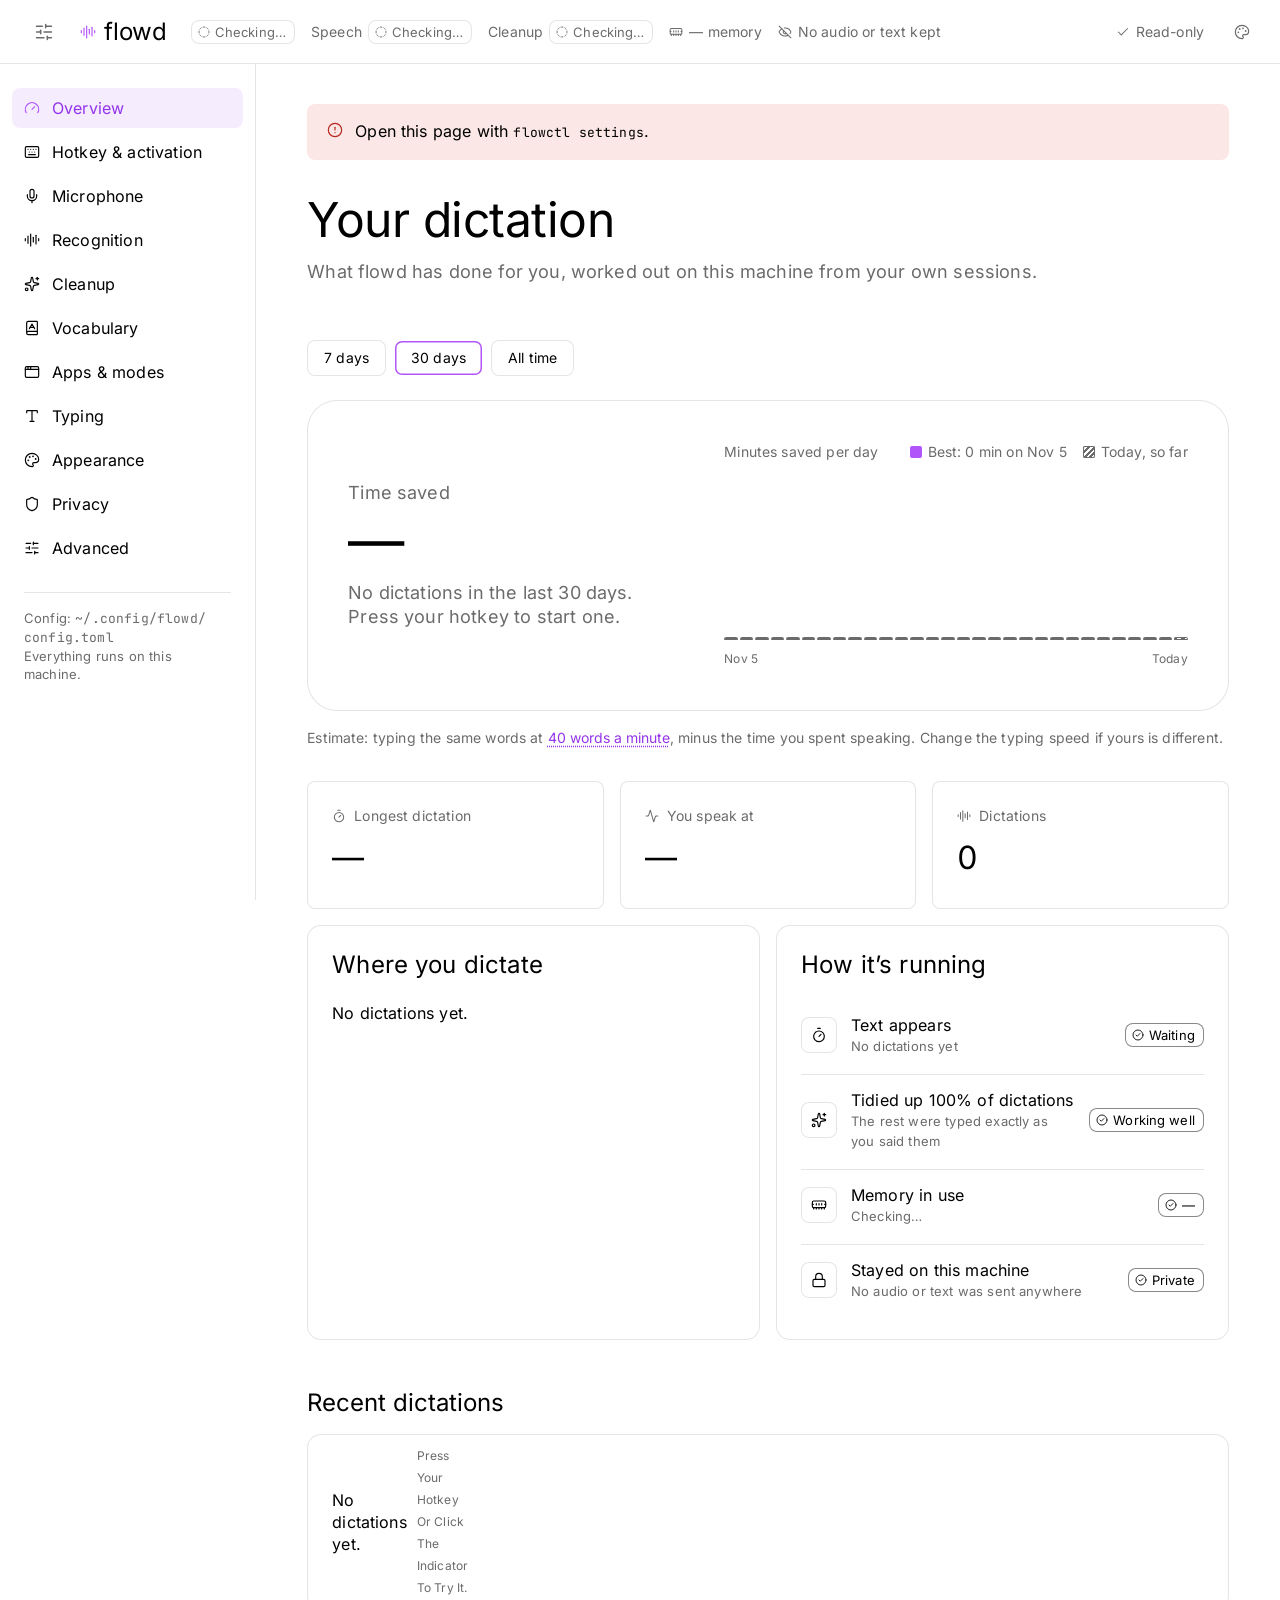
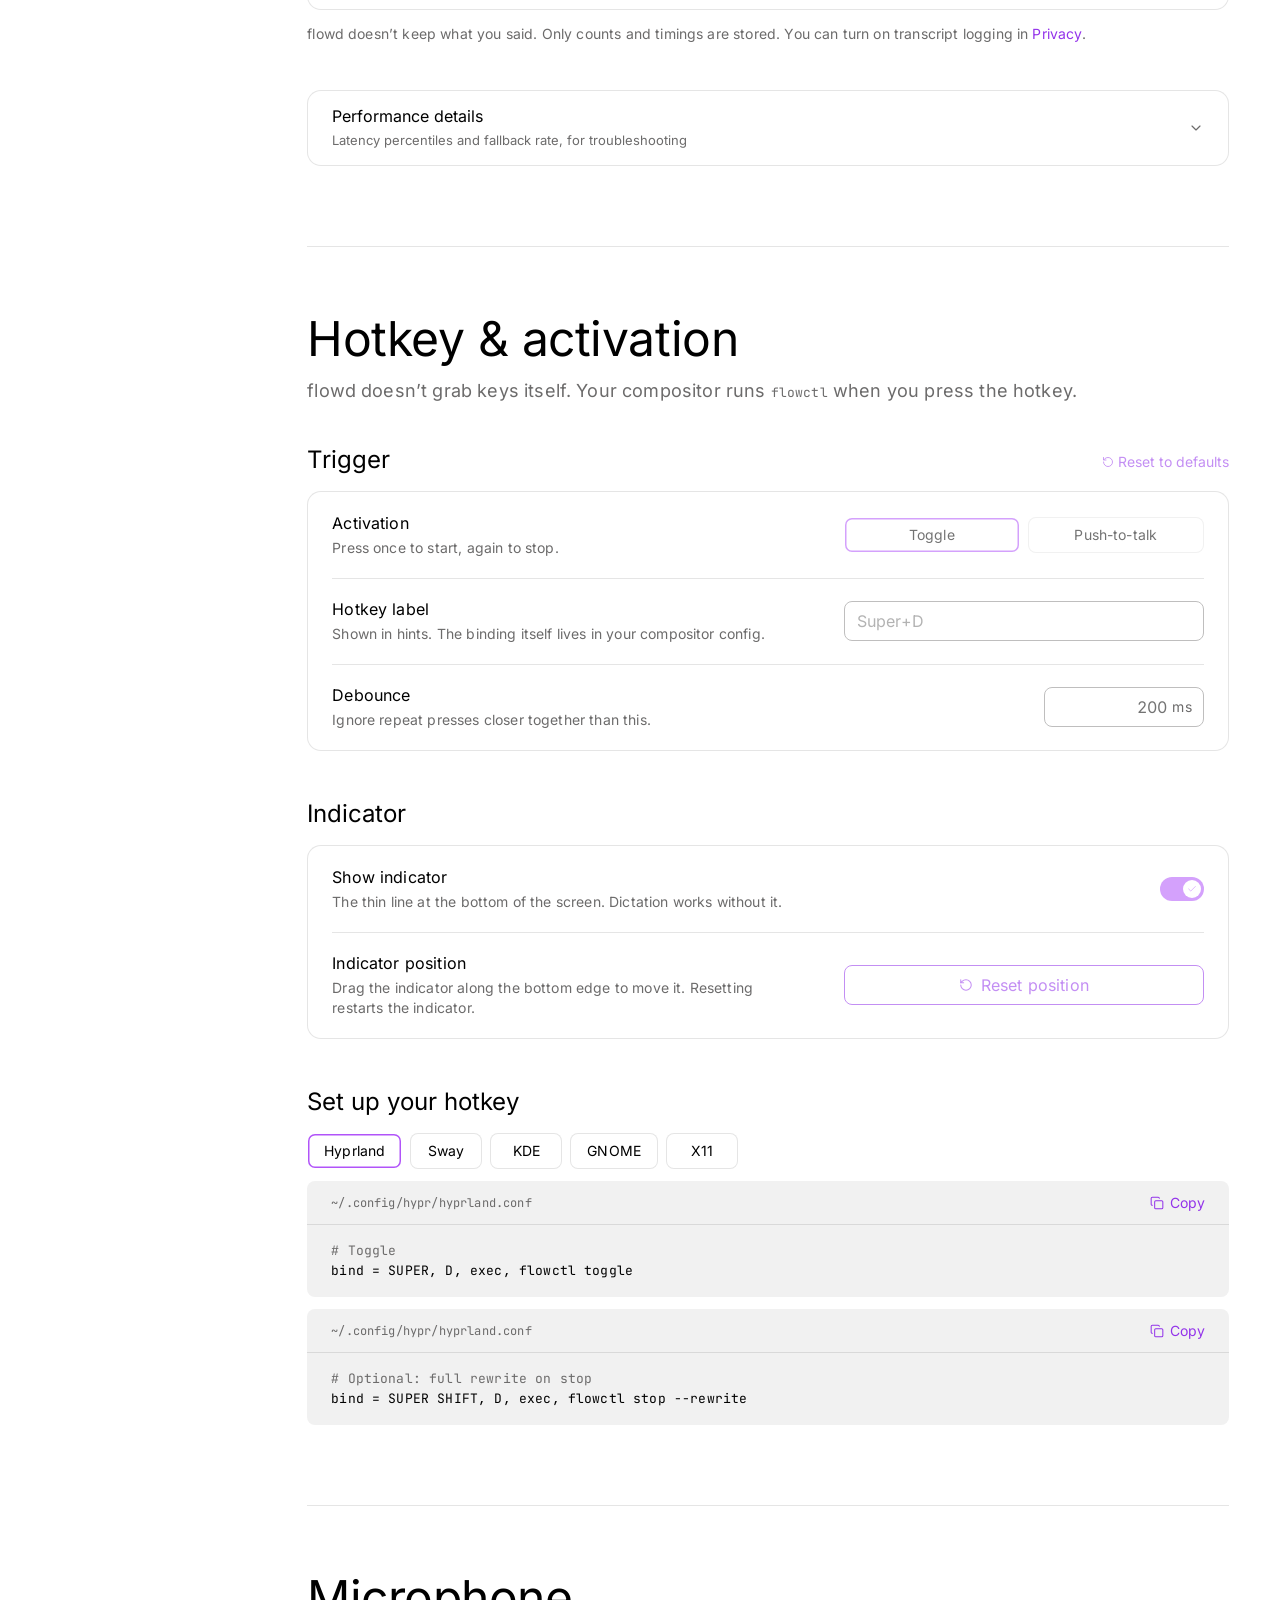
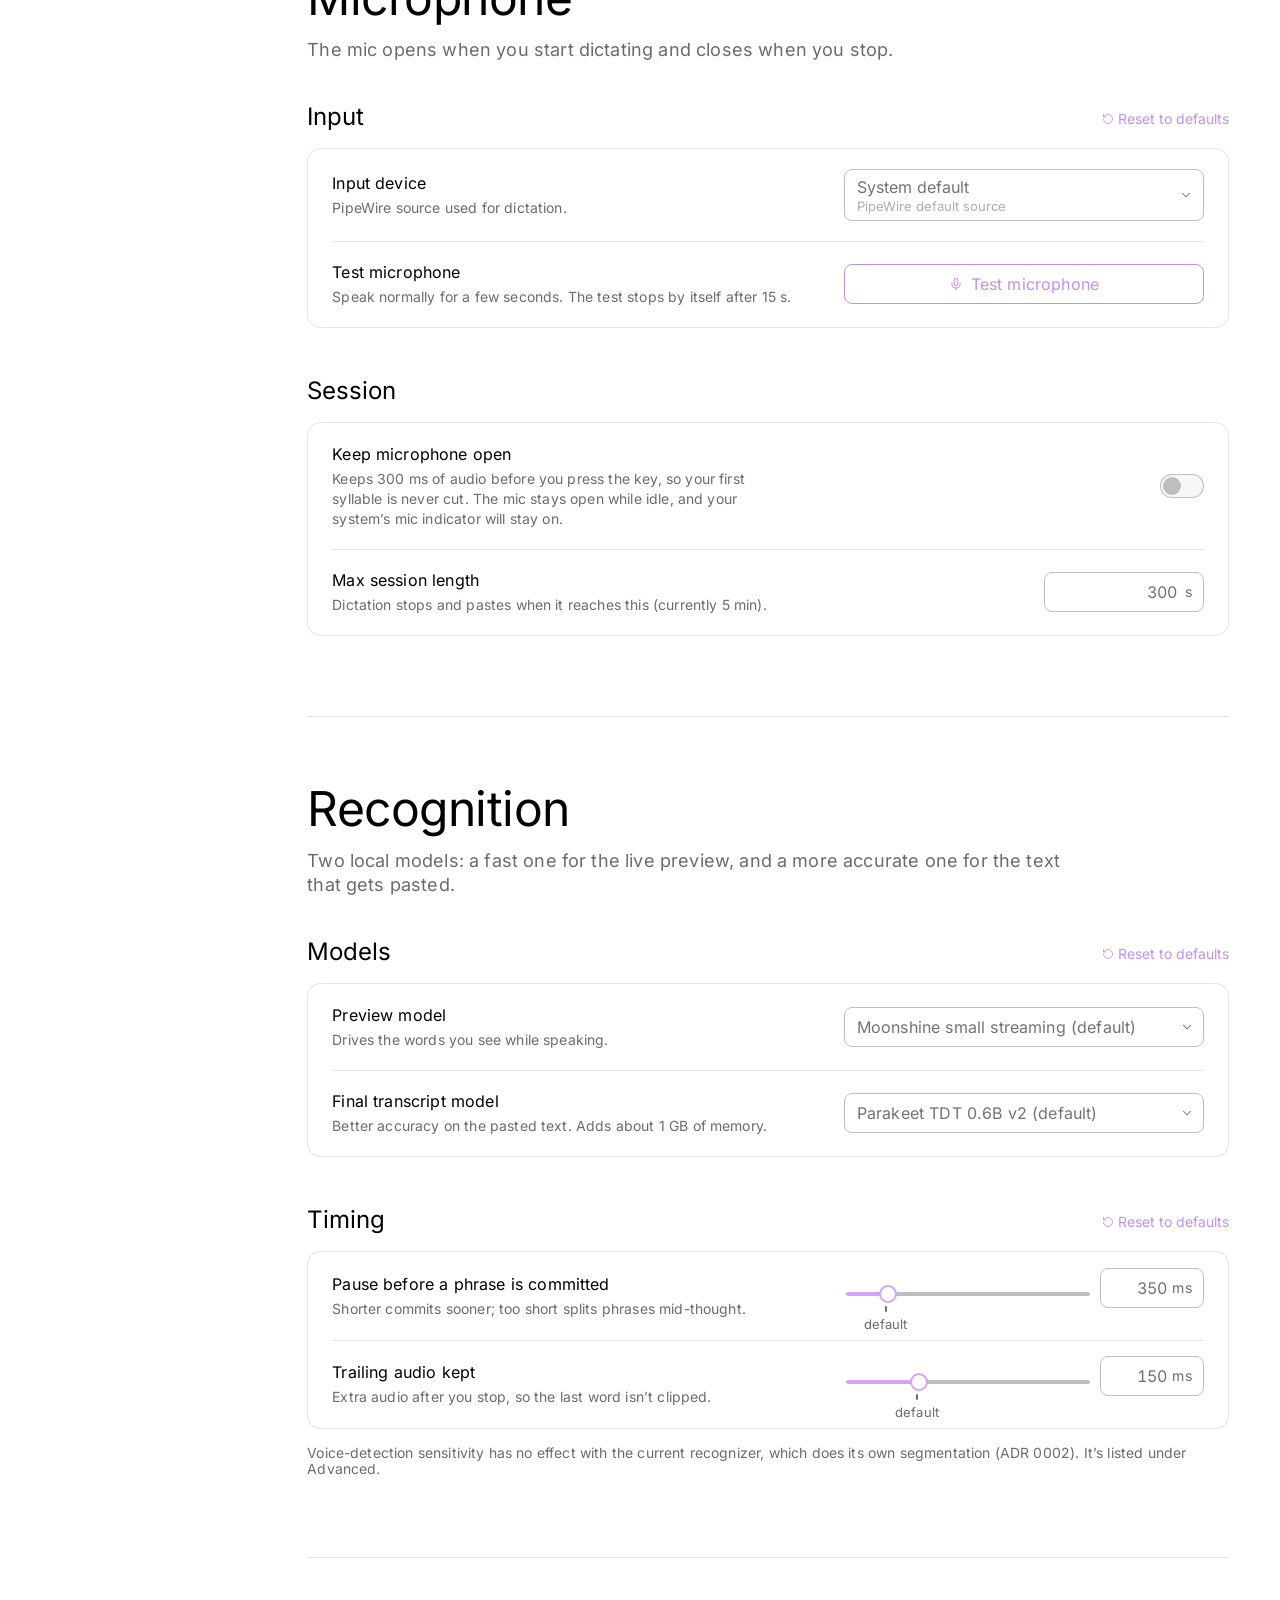
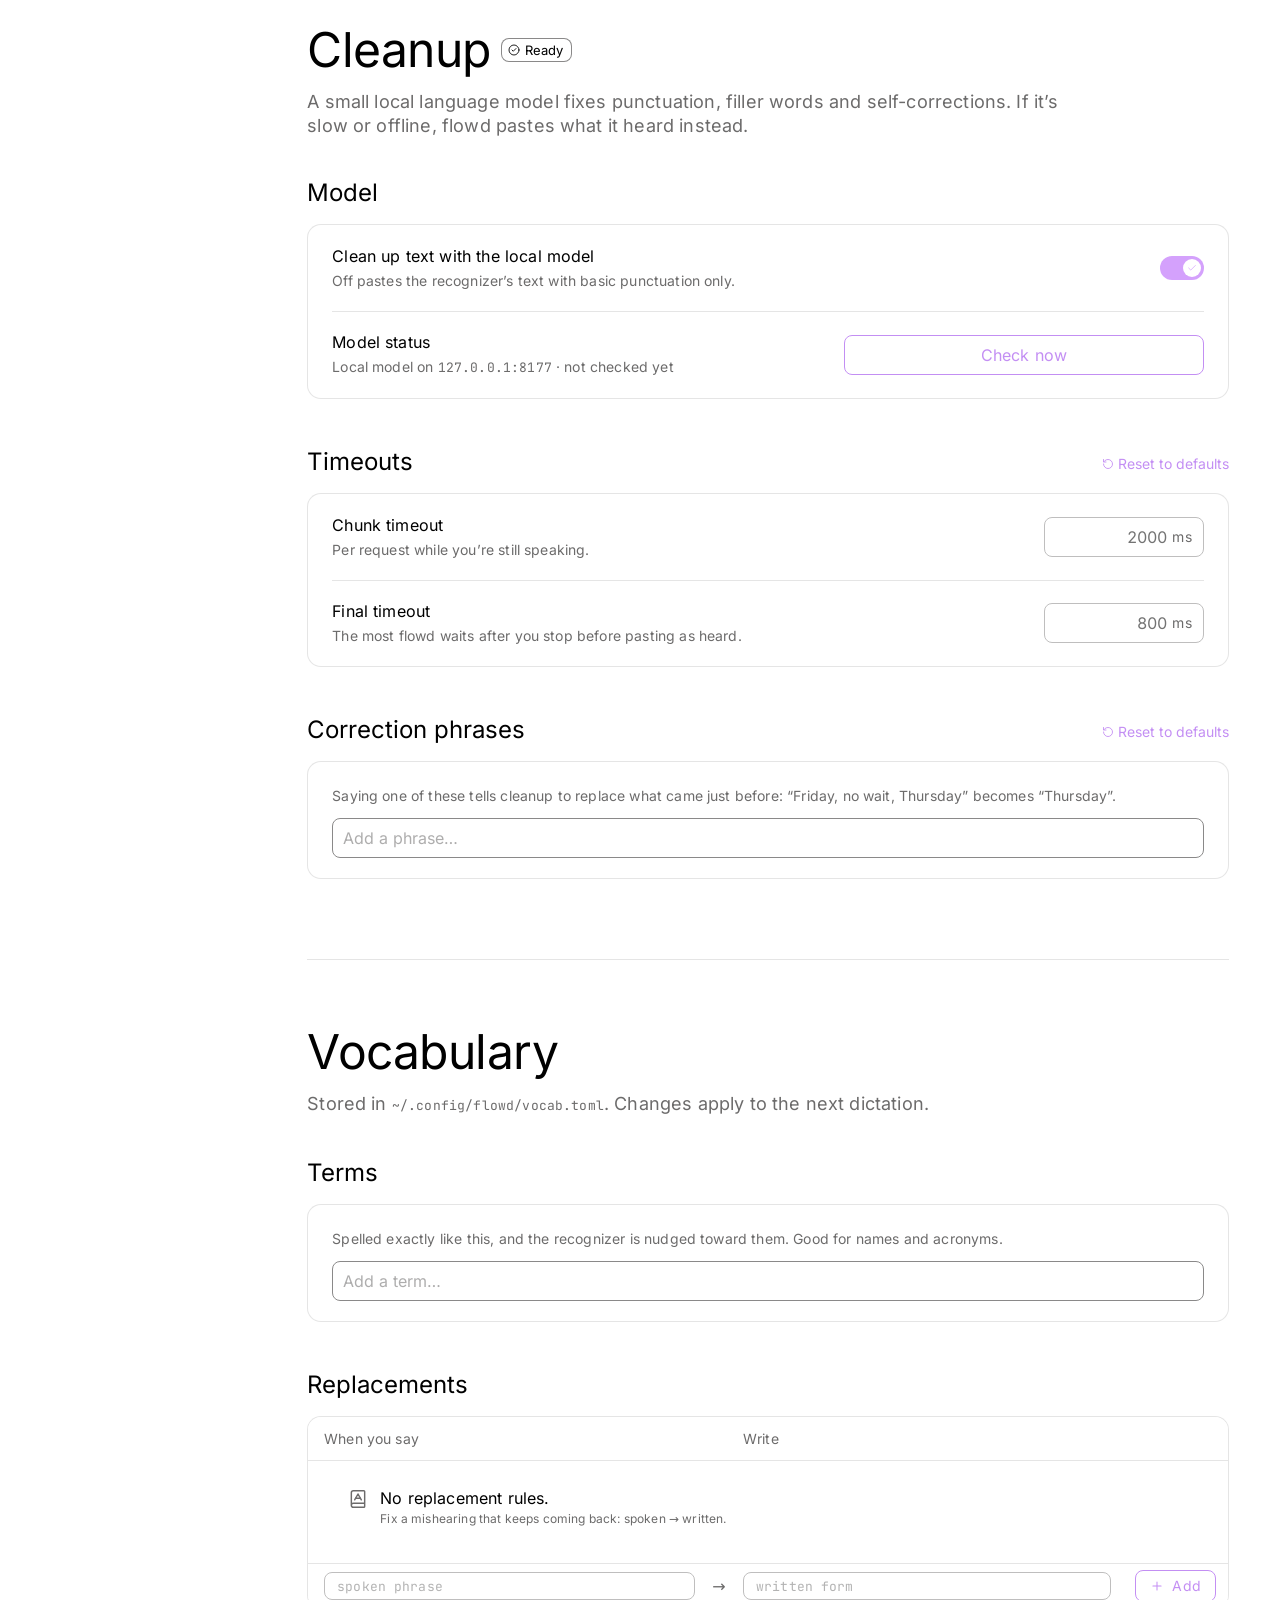
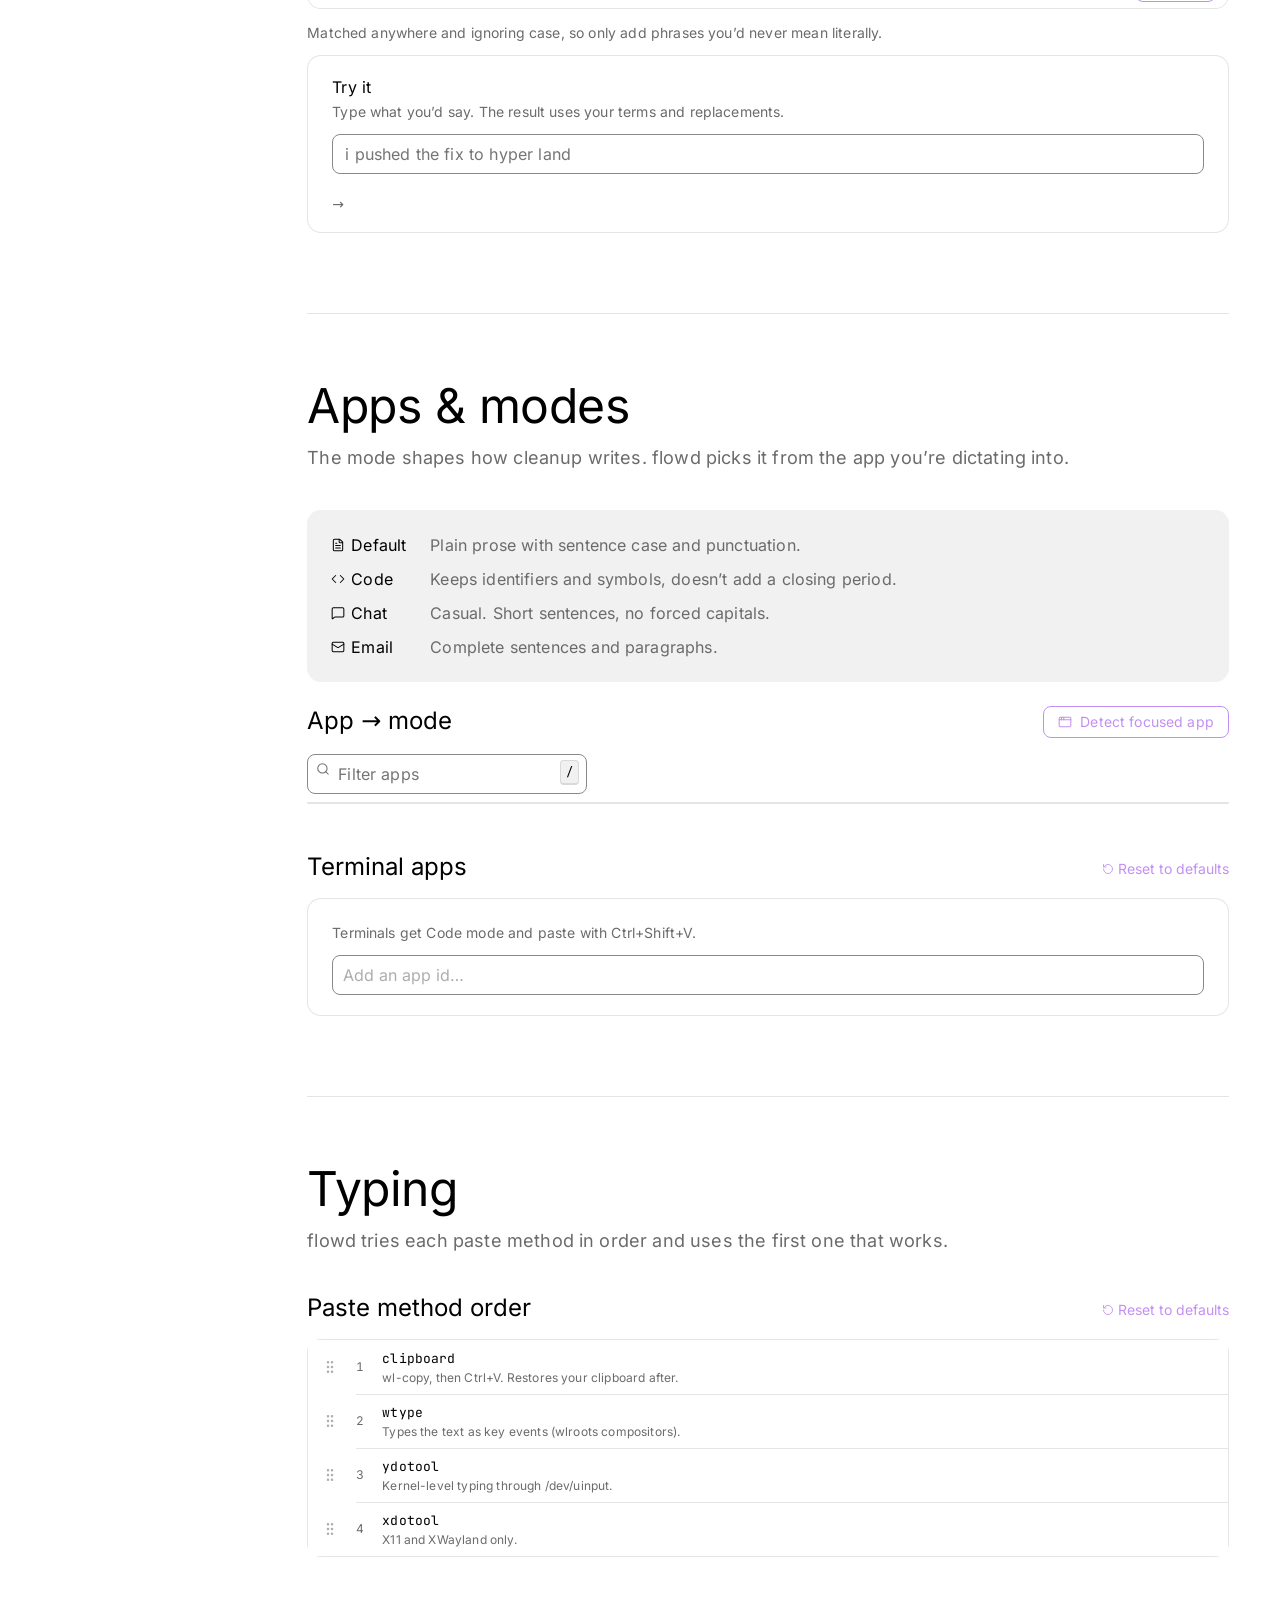
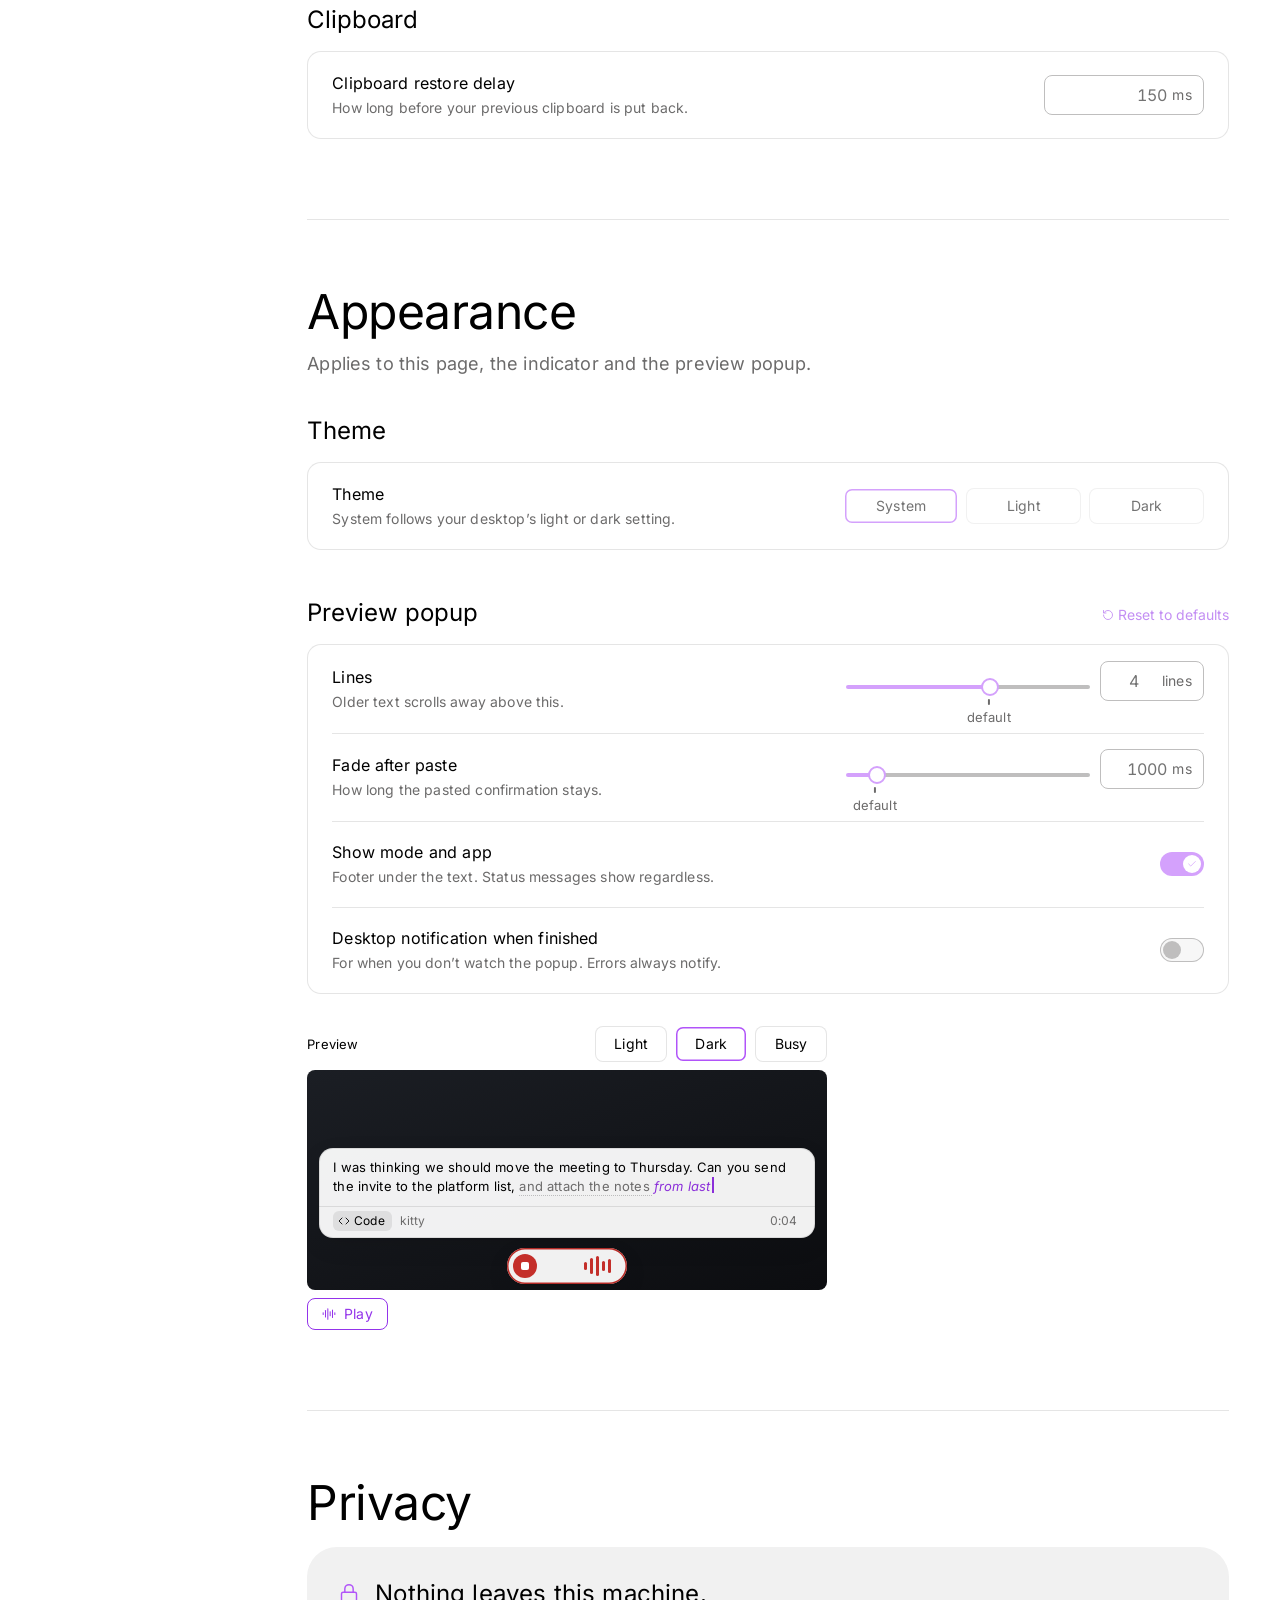
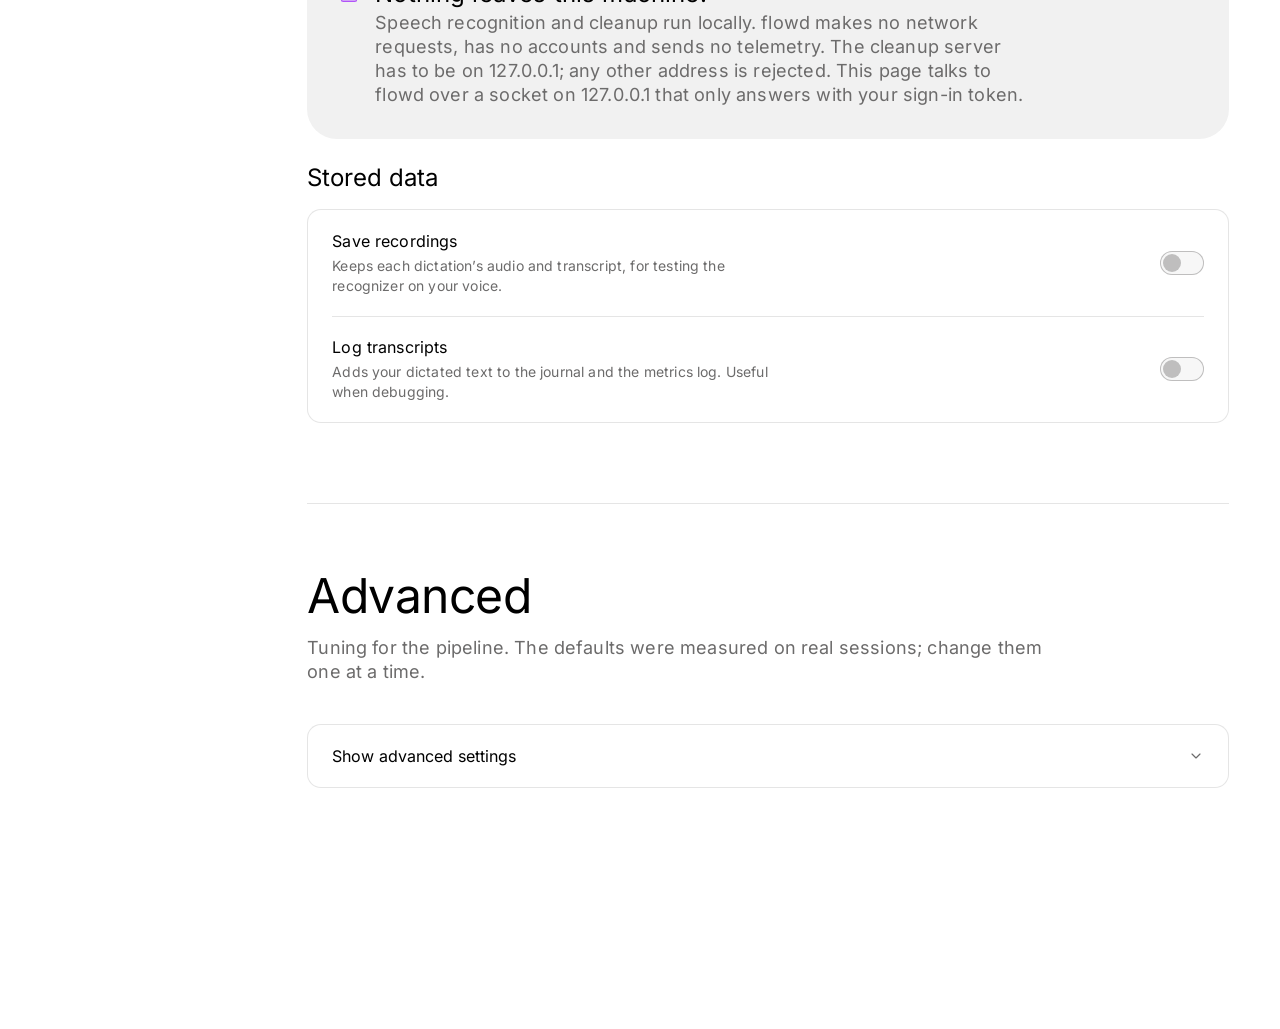
<file: flowd/web/index.html>
<!doctype html>
<html lang="en" data-theme="system" data-api>
<head>
<meta charset="utf-8">
<meta name="viewport" content="width=device-width, initial-scale=1">
<meta name="color-scheme" content="light dark">
<title>flowd settings</title>
<link rel="stylesheet" href="assets/tokens.css">
<link rel="stylesheet" href="assets/overlay.css">
<link rel="stylesheet" href="assets/settings.css">
</head>
<body>
<a class="skip" href="#main">Skip to settings</a>

<header class="hdr">
  <button class="icon-btn menu-btn" id="menuBtn" aria-controls="nav" aria-expanded="false" aria-label="Sections"><i data-icon="sliders-horizontal" data-size="20"></i></button>
  <a class="brand" href="#overview"><i data-icon="audio-lines" data-size="16"></i>flowd</a>
  <ul class="status-strip" aria-label="Status">
    <li id="st-daemon"><span class="badge neutral"><i data-icon="circle-dashed" data-size="12"></i>Checking…</span></li>
    <li id="st-models">Speech <span class="badge neutral"><i data-icon="circle-dashed" data-size="12"></i>Checking…</span></li>
    <li id="st-cleanup">Cleanup <span class="badge neutral"><i data-icon="circle-dashed" data-size="12"></i>Checking…</span></li>
    <li class="opt" id="st-mem" title="Memory flowd is using"><i data-icon="memory-stick" data-size="14"></i><span class="tnum">— memory</span></li>
    <li class="opt" id="st-privacy"><i data-icon="eye-off" data-size="14"></i>No audio or text kept</li>
  </ul>
  <button class="badge neutral hdr-compact" id="compactStatus" aria-label="Status: checking. Show details"><i data-icon="circle-dashed" data-size="12"></i><span>Checking…</span></button>
  <span class="spacer"></span>
  <span class="save-state" id="saveState" data-s="saved" role="status"><i data-icon="check" data-size="14"></i><span class="txt">All changes saved</span></span>
  <button class="icon-btn" id="themeBtn" aria-label="Theme: System. Change theme"><i data-icon="palette" data-size="16"></i></button>
</header>

<div class="shell">
  <nav class="nav" id="nav" aria-label="Settings sections">
    <ul>
      <li><a href="#overview" aria-current="page"><i data-icon="gauge"></i><span class="txt">Overview</span></a></li>
      <li><a href="#hotkey"><i data-icon="keyboard"></i><span class="txt">Hotkey &amp; activation</span></a></li>
      <li><a href="#microphone"><i data-icon="mic"></i><span class="txt">Microphone</span></a></li>
      <li><a href="#recognition"><i data-icon="audio-lines"></i><span class="txt">Recognition</span></a></li>
      <li><a href="#cleanup" id="nav-cleanup"><i data-icon="sparkles"></i><span class="txt">Cleanup</span></a></li>
      <li><a href="#vocabulary"><i data-icon="book-a"></i><span class="txt">Vocabulary</span></a></li>
      <li><a href="#apps"><i data-icon="app-window"></i><span class="txt">Apps &amp; modes</span></a></li>
      <li><a href="#typing" id="nav-typing"><i data-icon="type"></i><span class="txt">Typing</span></a></li>
      <li><a href="#appearance"><i data-icon="palette"></i><span class="txt">Appearance</span></a></li>
      <li><a href="#privacy"><i data-icon="shield"></i><span class="txt">Privacy</span></a></li>
      <li><a href="#advanced"><i data-icon="sliders-horizontal"></i><span class="txt">Advanced</span></a></li>
    </ul>
    <p class="nav-foot">Config: <span class="mono">~/<wbr>.config/<wbr>flowd/<wbr>config.toml</span><br>Everything runs on this machine.</p>
  </nav>

  <main class="main" id="main" tabindex="-1">
    <div class="content">
      <div class="banner danger" id="roBanner" hidden role="alert"><i data-icon="circle-alert" data-size="16"></i><div class="bt" id="roText"></div></div>
      <div class="banner" id="restartBanner" hidden role="region" aria-label="Restart required">
        <i data-icon="triangle-alert" data-size="16"></i>
        <div class="bt"><b id="restartCount">1 change</b> takes effect after flowd restarts.</div>
        <div class="ba"><button class="btn sm" id="restartNow"><i data-icon="rotate-ccw" data-size="14"></i>Restart flowd</button><button class="btn ghost sm" id="restartLater">Later</button></div>
      </div>

      <!-- ============================================================ 1 OVERVIEW -->
      <section class="sec wide" id="overview" aria-labelledby="h-overview">
        <div class="sec-head">
          <div>
            <h2 id="h-overview" tabindex="-1">Your dictation</h2>
            <p class="lede" id="ovLede">What flowd has done for you, worked out on this machine from your own sessions.</p>
          </div>
          <div class="segmented" role="radiogroup" aria-label="Period" id="periodSeg">
            <button role="radio" aria-checked="false" data-v="7" tabindex="-1">7 days</button><button role="radio" aria-checked="true" data-v="30">30 days</button><button role="radio" aria-checked="false" data-v="all" tabindex="-1">All time</button>
          </div>
        </div>

        <div class="saved" aria-live="polite">
          <div class="saved-main">
            <span class="saved-k">Time saved</span>
            <span class="saved-v" id="savedV">—</span>
            <span class="saved-s" id="savedS"></span>
          </div>
          <div class="saved-chart"><div class="sc-head"><span id="scTitle">Minutes saved per day</span><span id="scPeak"></span></div><div id="savedChart"></div></div>
        </div>
        <p class="assume" id="assume">Estimate: typing the same words at <button class="inline-edit" id="wpmBtn" aria-haspopup="dialog" aria-describedby="assumeWhy"><span id="wpmV">40</span> words a minute</button>, minus the time you spent speaking. <span id="assumeWhy">Change the typing speed if yours is different.</span></p>
        <div class="wpm-pop" id="wpmPop" role="dialog" aria-label="Your typing speed" hidden>
          <label for="wpmIn" class="field-note u-label">Your typing speed</label>
          <div class="u-hstack"><div class="num"><input class="input" id="wpmIn" inputmode="numeric" value="40" data-min="5" data-max="200" data-int><span class="unit">words/min</span></div><button class="btn sm primary" id="wpmOk">Done</button></div>
          <p class="field-note">Most people type 35–45 words a minute. Fast typists reach 70 or more.</p>
        </div>

        <div class="cards three">
          <div class="card"><div class="ct"><i data-icon="timer" data-size="14"></i>Longest dictation</div><div class="cv" id="cWords">—</div><div class="cs" id="cWordsS"></div></div>
          <div class="card"><div class="ct"><i data-icon="activity" data-size="14"></i>You speak at</div><div class="cv" id="cWpm">—</div><div class="cs" id="cWpmS"></div></div>
          <div class="card"><div class="ct"><i data-icon="audio-lines" data-size="14"></i>Dictations</div><div class="cv" id="cSess">—</div><div class="cs" id="cSessS"></div></div>
        </div>

        <div class="ov-grid">
          <div class="panel">
            <h3 class="panel-t">Where you dictate</h3>
            <ul class="apps-bars" id="appsBars"></ul>
          </div>
          <div class="panel">
            <h3 class="panel-t">How it’s running</h3>
            <ul class="health" id="health"></ul>
          </div>
        </div>

        <div class="group">
          <div class="group-head"><h3>Recent dictations</h3></div>
          <div class="rows"><ul class="recent" id="recent"></ul></div>
          <p class="field-note">flowd doesn’t keep what you said. Only counts and timings are stored. You can turn on transcript logging in <a href="#privacy">Privacy</a>.</p>
        </div>

        <div class="group">
          <button class="disclosure" aria-expanded="false" aria-controls="perfBody" id="perfBtn"><span><b>Performance details</b><small>Latency percentiles and fallback rate, for troubleshooting</small></span><i data-icon="chevron-down" data-size="16"></i></button>
          <div id="perfBody" class="perf-body" hidden>
            <div class="perf-cards">
              <div><span class="k">Release → paste, median</span><span class="v tnum" id="pP50">—</span></div>
              <div><span class="k">Release → paste, slowest 5%</span><span class="v tnum" id="pP95">—</span></div>
              <div><span class="k">Cleanup fallback</span><span class="v tnum" id="pFb">—</span></div>
              <div><span class="k">Memory</span><span class="v tnum" id="pMem">—</span></div>
            </div>
            <div class="chart">
              <div class="chart-head">
                <h3 id="chartTitle">Release to paste, last 50 dictations</h3>
                <div class="legend" aria-hidden="true"><span><span class="sw"></span>p50</span><span><span class="sw p95"></span>p95</span><span><span class="sw bud"></span>Budget 1000 ms</span><span><span class="sw fb"></span>Used fallback</span></div>
              </div>
              <div class="chart-wrap" id="chartWrap"></div>
              <button class="link-btn" id="chartTableBtn" aria-expanded="false" aria-controls="chartTable">Show as table</button>
              <div id="chartTable" hidden></div>
            </div>
            <p class="field-note">From <span class="mono">~/.local/state/flowd/metrics.jsonl</span>. <span class="mono">flowctl stats</span> prints the same numbers per stage.</p>
          </div>
        </div>
      </section>

      <!-- ============================================================ 2 HOTKEY -->
      <section class="sec" id="hotkey" aria-labelledby="h-hotkey">
        <h2 id="h-hotkey" tabindex="-1">Hotkey &amp; activation</h2>
        <p class="lede">flowd doesn’t grab keys itself. Your compositor runs <span class="mono">flowctl</span> when you press the hotkey.</p>
        <div class="group">
          <div class="group-head"><h3>Trigger</h3><button class="link-btn" data-reset="hotkey"><i data-icon="rotate-ccw" data-size="12"></i>Reset to defaults</button></div>
          <div class="rows">
            <div class="row">
              <div class="lab"><div class="t" id="l-mode">Activation</div><div class="d" id="d-mode">Press once to start, again to stop.</div><div class="field-warn" id="kdePtt" hidden><i data-icon="triangle-alert" data-size="14"></i><span>Plasma custom shortcuts fire on press only, so push-to-talk won’t work there. Use toggle.</span></div></div>
              <div class="ctl"><div class="segmented" role="radiogroup" aria-labelledby="l-mode" aria-describedby="d-mode" data-key="hotkey.mode"><button role="radio" aria-checked="true" data-v="toggle">Toggle</button><button role="radio" aria-checked="false" data-v="ptt" tabindex="-1">Push-to-talk</button></div><span class="feedback" aria-hidden="true"></span></div>
            </div>
            <div class="row">
              <div class="lab"><div class="t" id="l-hk">Hotkey label</div><div class="d" id="d-hk">Shown in hints. The binding itself lives in your compositor config.</div></div>
              <div class="ctl"><input class="input" id="hk" value="" placeholder="Super+D" autocomplete="off" aria-labelledby="l-hk" aria-describedby="d-hk" data-key="ui.hotkey_label"><span class="feedback" aria-hidden="true"></span></div>
            </div>
            <div class="row">
              <div class="lab"><div class="t" id="l-deb">Debounce</div><div class="d" id="d-deb">Ignore repeat presses closer together than this.</div></div>
              <div class="ctl"><div class="num"><input class="input" inputmode="numeric" value="200" aria-labelledby="l-deb" aria-describedby="d-deb" data-key="hotkey.debounce_ms" data-min="1" data-int><span class="unit">ms</span></div><span class="feedback" aria-hidden="true"></span></div>
            </div>
          </div>
        </div>
        <div class="group">
          <div class="group-head"><h3>Indicator</h3></div>
          <div class="rows">
            <div class="row">
              <div class="lab"><div class="t" id="l-ind">Show indicator</div><div class="d" id="d-ind">The thin line at the bottom of the screen. Dictation works without it.</div></div>
              <div class="ctl"><button class="switch" role="switch" aria-checked="true" aria-labelledby="l-ind" aria-describedby="d-ind" data-key="ui.indicator"><span class="chk"></span></button><span class="feedback" aria-hidden="true"></span></div>
            </div>
            <div class="row">
              <div class="lab"><div class="t">Indicator position</div><div class="d">Drag the indicator along the bottom edge to move it. Resetting restarts the indicator.</div></div>
              <div class="ctl"><button class="btn" id="resetPos"><i data-icon="rotate-ccw" data-size="14"></i>Reset position</button></div>
            </div>
          </div>
        </div>
        <div class="group">
          <div class="group-head"><h3 id="l-snip">Set up your hotkey</h3></div>
          <div class="segmented u-mb12" role="radiogroup" aria-labelledby="l-snip" id="deTabs">
            <button role="radio" aria-checked="true" data-v="hyprland">Hyprland</button><button role="radio" aria-checked="false" data-v="sway" tabindex="-1">Sway</button><button role="radio" aria-checked="false" data-v="kde" tabindex="-1">KDE</button><button role="radio" aria-checked="false" data-v="gnome" tabindex="-1">GNOME</button><button role="radio" aria-checked="false" data-v="x11" tabindex="-1">X11</button>
          </div>
          <div id="snippets"></div>
        </div>
      </section>

      <!-- ============================================================ 3 MICROPHONE -->
      <section class="sec" id="microphone" aria-labelledby="h-mic">
        <h2 id="h-mic" tabindex="-1">Microphone</h2>
        <p class="lede">The mic opens when you start dictating and closes when you stop.</p>
        <div class="group">
          <div class="group-head"><h3>Input</h3><button class="link-btn" data-reset="audio"><i data-icon="rotate-ccw" data-size="12"></i>Reset to defaults</button></div>
          <div class="rows">
            <div class="row">
              <div class="lab"><div class="t" id="l-dev">Input device</div><div class="d">PipeWire source used for dictation.</div></div>
              <div class="ctl"><div class="lb-wrap" id="devPicker" data-list-key="audio.device"></div><span class="feedback" aria-hidden="true"></span></div>
            </div>
            <div class="row">
              <div class="lab"><div class="t" id="l-test">Test microphone</div><div class="d">Speak normally for a few seconds. The test stops by itself after 15 s.</div></div>
              <div class="ctl ctl-col gap8">
                <button class="btn" id="micTest" aria-describedby="micCap"><i data-icon="mic" data-size="14"></i><span>Test microphone</span></button>
                <div id="micMeter" hidden>
                  <div class="meter-line"><div class="meter-track grow" role="meter" aria-label="Input level" aria-valuemin="-60" aria-valuemax="0" aria-valuenow="-60" id="mtr"><span class="meter-fill" id="mtrFill"></span><span class="meter-mark m-quiet" title="-35 dB"></span><span class="meter-mark m-loud" title="-12 dB"></span></div><span class="meter-db" id="mtrDb">−60 dB</span></div>
                  <div class="meter-cap" id="micCap" aria-live="polite"></div>
                </div>
              </div>
            </div>
          </div>
        </div>
        <div class="group">
          <div class="group-head"><h3>Session</h3></div>
          <div class="rows">
            <div class="row">
              <div class="lab"><div class="t" id="l-open">Keep microphone open</div><div class="d" id="d-open">Keeps 300 ms of audio before you press the key, so your first syllable is never cut. The mic stays open while idle, and your system’s mic indicator will stay on.</div></div>
              <div class="ctl"><button class="switch" role="switch" aria-checked="false" aria-labelledby="l-open" aria-describedby="d-open" data-key="audio.always_open"><span class="chk"></span></button><span class="feedback" aria-hidden="true"></span></div>
            </div>
            <div class="row">
              <div class="lab"><div class="t" id="l-max">Max session length</div><div class="d" id="d-max">Dictation stops and pastes when it reaches this (currently 5 min).</div></div>
              <div class="ctl"><div class="num"><input class="input" inputmode="numeric" value="300" aria-labelledby="l-max" aria-describedby="d-max" data-key="audio.max_session_s" data-min="1" data-max="3600" data-int><span class="unit">s</span></div><span class="feedback" aria-hidden="true"></span></div>
            </div>
          </div>
        </div>
      </section>

      <!-- ============================================================ 4 RECOGNITION -->
      <section class="sec" id="recognition" aria-labelledby="h-rec">
        <h2 id="h-rec" tabindex="-1">Recognition</h2>
        <p class="lede">Two local models: a fast one for the live preview, and a more accurate one for the text that gets pasted.</p>
        <div class="group">
          <div class="group-head"><h3>Models</h3><button class="link-btn" data-reset="stt"><i data-icon="rotate-ccw" data-size="12"></i>Reset to defaults</button></div>
          <div class="rows">
            <div class="row">
              <div class="lab"><div class="t" id="l-pm">Preview model</div><div class="d">Drives the words you see while speaking.</div></div>
              <div class="ctl"><span class="select-wrap"><select class="input" aria-labelledby="l-pm" data-key="stt.model"><option value="small-streaming-en" selected>Moonshine small streaming (default)</option><option value="medium-streaming-en">Moonshine medium streaming (+190 MB)</option></select><i data-icon="chevron-down" data-size="14"></i></span><span class="feedback" aria-hidden="true"></span></div>
            </div>
            <div class="row">
              <div class="lab"><div class="t" id="l-fm">Final transcript model</div><div class="d">Better accuracy on the pasted text. Adds about 1 GB of memory.</div></div>
              <div class="ctl"><span class="select-wrap"><select class="input" aria-labelledby="l-fm" data-key="stt.final_model"><option value="parakeet-tdt-0.6b-v2-int8" selected>Parakeet TDT 0.6B v2 (default)</option><option value="">None: paste the preview model’s text</option></select><i data-icon="chevron-down" data-size="14"></i></span><span class="feedback" aria-hidden="true"></span></div>
            </div>
          </div>
        </div>
        <div class="group">
          <div class="group-head"><h3>Timing</h3><button class="link-btn" data-reset="vad"><i data-icon="rotate-ccw" data-size="12"></i>Reset to defaults</button></div>
          <div class="rows">
            <div class="row">
              <div class="lab"><div class="t" id="l-sil">Pause before a phrase is committed</div><div class="d" id="d-sil">Shorter commits sooner; too short splits phrases mid-thought.</div></div>
              <div class="ctl"><div class="slider" data-slider="350" data-min="1" data-range-min="150" data-range-max="1500" data-step="50" data-unit="ms" data-default="350" data-warn-above="1000" data-warn="Above 1000 ms the preview may feel sluggish." data-label="l-sil" data-desc="d-sil" data-key="vad.commit_silence_ms"></div><span class="feedback" aria-hidden="true"></span></div>
            </div>
            <div class="row">
              <div class="lab"><div class="t" id="l-tail">Trailing audio kept</div><div class="d" id="d-tail">Extra audio after you stop, so the last word isn’t clipped.</div></div>
              <div class="ctl"><div class="slider" data-slider="150" data-min="1" data-range-min="10" data-range-max="500" data-step="10" data-unit="ms" data-default="150" data-label="l-tail" data-desc="d-tail" data-key="vad.tail_ms"></div><span class="feedback" aria-hidden="true"></span></div>
            </div>
          </div>
          <p class="field-note">Voice-detection sensitivity has no effect with the current recognizer, which does its own segmentation (ADR 0002). It’s listed under Advanced.</p>
        </div>
      </section>

      <!-- ============================================================ 5 CLEANUP -->
      <section class="sec" id="cleanup" aria-labelledby="h-clean">
        <h2 id="h-clean" tabindex="-1">Cleanup <span class="badge ok" id="cleanBadge"><i data-icon="circle-check" data-size="12"></i>Ready</span></h2>
        <p class="lede">A small local language model fixes punctuation, filler words and self-corrections. If it’s slow or offline, flowd pastes what it heard instead.</p>
        <div class="group">
          <div class="group-head"><h3>Model</h3></div>
          <div class="rows">
            <div class="row">
              <div class="lab"><div class="t" id="l-cl">Clean up text with the local model</div><div class="d" id="d-cl">Off pastes the recognizer’s text with basic punctuation only.</div></div>
              <div class="ctl"><button class="switch" role="switch" aria-checked="true" aria-labelledby="l-cl" aria-describedby="d-cl" data-key="llm.enabled"><span class="chk"></span></button><span class="feedback" aria-hidden="true"></span></div>
            </div>
            <div class="row" id="modelRow">
              <div class="lab"><div class="t">Model status</div><div class="d">Local model on <span class="mono" id="llmWhere">127.0.0.1:8177</span> · <span id="hcAgo">not checked yet</span></div><div id="offlineHelp" hidden></div></div>
              <div class="ctl"><button class="btn" id="checkNow">Check now</button></div>
            </div>
          </div>
        </div>
        <div class="group">
          <div class="group-head"><h3>Timeouts</h3><button class="link-btn" data-reset="llm"><i data-icon="rotate-ccw" data-size="12"></i>Reset to defaults</button></div>
          <div class="rows">
            <div class="row">
              <div class="lab"><div class="t" id="l-ct">Chunk timeout</div><div class="d" id="d-ct">Per request while you’re still speaking.</div></div>
              <div class="ctl"><div class="num"><input class="input" inputmode="numeric" value="2000" aria-labelledby="l-ct" aria-describedby="d-ct" data-key="llm.timeout_ms" data-min="1" data-int><span class="unit">ms</span></div><span class="feedback" aria-hidden="true"></span></div>
            </div>
            <div class="row">
              <div class="lab"><div class="t" id="l-ft">Final timeout</div><div class="d" id="d-ft">The most flowd waits after you stop before pasting as heard.</div></div>
              <div class="ctl"><div class="num"><input class="input" inputmode="numeric" value="800" aria-labelledby="l-ft" aria-describedby="d-ft" data-key="llm.final_timeout_ms" data-min="1" data-int><span class="unit">ms</span></div><span class="feedback" aria-hidden="true"></span></div>
            </div>
          </div>
        </div>
        <div class="group">
          <div class="group-head"><h3 id="l-cues">Correction phrases</h3><button class="link-btn" data-reset="cues"><i data-icon="rotate-ccw" data-size="12"></i>Reset to defaults</button></div>
          <div class="rows"><div class="row stack">
            <div class="lab"><div class="d" id="d-cues">Saying one of these tells cleanup to replace what came just before: “Friday, no wait, Thursday” becomes “Thursday”.</div></div>
            <div class="ctl"><div class="tags" data-tags="cues" data-list-key="chunking.correction_cues" data-label="l-cues" data-desc="d-cues" data-placeholder="Add a phrase…"></div></div>
          </div></div>
        </div>
      </section>

      <!-- ============================================================ 6 VOCABULARY -->
      <section class="sec" id="vocabulary" aria-labelledby="h-voc">
        <h2 id="h-voc" tabindex="-1">Vocabulary</h2>
        <p class="lede">Stored in <span class="mono">~/.config/flowd/vocab.toml</span>. Changes apply to the next dictation.</p>
        <div class="group">
          <div class="group-head"><h3 id="l-terms">Terms</h3></div>
          <div class="rows"><div class="row stack">
            <div class="lab"><div class="d" id="d-terms">Spelled exactly like this, and the recognizer is nudged toward them. Good for names and acronyms.</div></div>
            <div class="ctl ctl-col"><div class="tags" data-tags="terms" data-mono data-label="l-terms" data-desc="d-terms" data-placeholder="Add a term…" data-nocomma></div></div>
          </div></div>
        </div>
        <div class="group">
          <div class="group-head"><h3 id="l-rep">Replacements</h3></div>
          <div class="rows" id="repTable"></div>
          <p class="field-note">Matched anywhere and ignoring case, so only add phrases you’d never mean literally.</p>
          <div class="rows u-mt12"><div class="row stack">
            <div class="lab"><div class="t" id="l-try">Try it</div><div class="d">Type what you’d say. The result uses your terms and replacements.</div></div>
            <div class="ctl ctl-col"><input class="input" id="tryIn" aria-labelledby="l-try" value="" placeholder="i pushed the fix to hyper land" autocomplete="off"><div class="field-note" aria-live="polite">→ <span id="tryOut"></span></div></div>
          </div></div>
        </div>
      </section>

      <!-- ============================================================ 7 APPS -->
      <section class="sec" id="apps" aria-labelledby="h-apps">
        <h2 id="h-apps" tabindex="-1">Apps &amp; modes</h2>
        <p class="lede">The mode shapes how cleanup writes. flowd picks it from the app you’re dictating into.</p>
        <dl class="modes-dl">
          <dt><i data-icon="file-text" data-size="14"></i>Default</dt><dd>Plain prose with sentence case and punctuation.</dd>
          <dt><i data-icon="code" data-size="14"></i>Code</dt><dd>Keeps identifiers and symbols, doesn’t add a closing period.</dd>
          <dt><i data-icon="message-square" data-size="14"></i>Chat</dt><dd>Casual. Short sentences, no forced capitals.</dd>
          <dt><i data-icon="mail" data-size="14"></i>Email</dt><dd>Complete sentences and paragraphs.</dd>
        </dl>
        <div class="group">
          <div class="group-head"><h3 id="l-appt">App → mode</h3><button class="btn sm" id="detectApp"><i data-icon="app-window" data-size="14"></i><span>Detect focused app</span></button></div>
          <div class="kv-filter"><i data-icon="search" data-size="14"></i><input class="input" id="appFilter" placeholder="Filter apps" aria-label="Filter apps"><kbd aria-hidden="true">/</kbd></div>
          <div class="rows" id="appTable"></div>
        </div>
        <div class="group">
          <div class="group-head"><h3 id="l-term">Terminal apps</h3><button class="link-btn" data-reset="terms"><i data-icon="rotate-ccw" data-size="12"></i>Reset to defaults</button></div>
          <div class="rows"><div class="row stack">
            <div class="lab"><div class="d" id="d-term">Terminals get Code mode and paste with Ctrl+Shift+V.</div></div>
            <div class="ctl"><div class="tags" data-tags="terminals" data-list-key="inject.terminal_apps" data-mono data-label="l-term" data-desc="d-term" data-placeholder="Add an app id…"></div></div>
          </div></div>
        </div>
      </section>

      <!-- ============================================================ 8 TYPING -->
      <section class="sec" id="typing" aria-labelledby="h-typ">
        <h2 id="h-typ" tabindex="-1">Typing</h2>
        <p class="lede">flowd tries each paste method in order and uses the first one that works.</p>
        <div class="group">
          <div class="group-head"><h3 id="l-order">Paste method order</h3><button class="link-btn" data-reset="order"><i data-icon="rotate-ccw" data-size="12"></i>Reset to defaults</button></div>
          <p class="sr-only" id="d-order">To reorder with the keyboard, focus a handle, press Space to pick it up, use the arrow keys to move it, and Space to drop.</p>
          <div class="rows"><ul class="reorder" id="order" data-list-key="inject.order" aria-labelledby="l-order" aria-describedby="d-order"></ul></div>
          <div class="banner inline" id="ydoBanner" hidden><i data-icon="triangle-alert" data-size="16"></i><div class="bt"><b>ydotool is installed but ydotoold isn’t running.</b> It’ll be skipped until you start it.</div><div class="ba"><button class="copy" data-copy="systemctl --user enable --now ydotoold"><i data-icon="copy" data-size="14"></i><span>Copy command</span></button></div></div>
        </div>
        <div class="group">
          <div class="group-head"><h3>Clipboard</h3></div>
          <div class="rows">
            <div class="row">
              <div class="lab"><div class="t" id="l-rd">Clipboard restore delay</div><div class="d" id="d-rd">How long before your previous clipboard is put back.</div></div>
              <div class="ctl"><div class="num"><input class="input" inputmode="numeric" value="150" aria-labelledby="l-rd" aria-describedby="d-rd" data-key="inject.restore_delay_ms" data-min="1" data-int><span class="unit">ms</span></div><span class="feedback" aria-hidden="true"></span></div>
            </div>
          </div>
        </div>
      </section>

      <!-- ============================================================ 9 APPEARANCE -->
      <section class="sec" id="appearance" aria-labelledby="h-app">
        <h2 id="h-app" tabindex="-1">Appearance</h2>
        <p class="lede">Applies to this page, the indicator and the preview popup.</p>
        <div class="with-aside">
          <div>
            <div class="group">
              <div class="group-head"><h3>Theme</h3></div>
              <div class="rows">
                <div class="row">
                  <div class="lab"><div class="t" id="l-th">Theme</div><div class="d">System follows your desktop’s light or dark setting.</div></div>
                  <div class="ctl"><div class="segmented" role="radiogroup" aria-labelledby="l-th" id="themeSeg" data-key="ui.theme"><button role="radio" aria-checked="true" data-v="system">System</button><button role="radio" aria-checked="false" data-v="light" tabindex="-1">Light</button><button role="radio" aria-checked="false" data-v="dark" tabindex="-1">Dark</button></div><span class="feedback" aria-hidden="true"></span></div>
                </div>
              </div>
            </div>
            <div class="group">
              <div class="group-head"><h3>Preview popup</h3><button class="link-btn" data-reset="overlay"><i data-icon="rotate-ccw" data-size="12"></i>Reset to defaults</button></div>
              <div class="rows">
                <div class="row">
                  <div class="lab"><div class="t" id="l-lines">Lines</div><div class="d" id="d-lines">Older text scrolls away above this.</div></div>
                  <div class="ctl"><div class="slider" data-slider="4" data-min="1" data-max="6" data-step="1" data-unit="lines" data-default="4" data-label="l-lines" data-desc="d-lines" data-key="ui.max_lines" id="linesSlider"></div><span class="feedback" aria-hidden="true"></span></div>
                </div>
                <div class="row">
                  <div class="lab"><div class="t" id="l-fade">Fade after paste</div><div class="d" id="d-fade">How long the pasted confirmation stays.</div></div>
                  <div class="ctl"><div class="slider" data-slider="1000" data-min="0" data-max="10000" data-step="100" data-unit="ms" data-default="1000" data-label="l-fade" data-desc="d-fade" data-key="ui.fade_ms" id="fadeSlider"></div><span class="feedback" aria-hidden="true"></span></div>
                </div>
                <div class="row">
                  <div class="lab"><div class="t" id="l-foot">Show mode and app</div><div class="d" id="d-foot">Footer under the text. Status messages show regardless.</div></div>
                  <div class="ctl"><button class="switch" role="switch" aria-checked="true" aria-labelledby="l-foot" aria-describedby="d-foot" data-key="ui.footer" id="footSwitch"><span class="chk"></span></button><span class="feedback" aria-hidden="true"></span></div>
                </div>
                <div class="row">
                  <div class="lab"><div class="t" id="l-notif">Desktop notification when finished</div><div class="d" id="d-notif">For when you don’t watch the popup. Errors always notify.</div></div>
                  <div class="ctl"><button class="switch" role="switch" aria-checked="false" aria-labelledby="l-notif" aria-describedby="d-notif" data-key="ui.notify_on_finish"><span class="chk"></span></button><span class="feedback" aria-hidden="true"></span></div>
                </div>
              </div>
            </div>
          </div>
          <aside class="aside-preview" aria-label="Live preview">
            <div class="ph"><h3>Preview</h3>
              <div class="segmented" role="radiogroup" aria-label="Preview wallpaper" id="wallSeg"><button role="radio" aria-checked="false" data-v="light" tabindex="-1">Light</button><button role="radio" aria-checked="true" data-v="dark">Dark</button><button role="radio" aria-checked="false" data-v="busy" tabindex="-1">Busy</button></div>
            </div>
            <div class="fl-stage fl-blur" data-wall="dark" id="pvStage" aria-hidden="true"><div class="fl-dock"><div class="popup" id="pvPopup" hidden></div><div class="pill" id="pvPill" data-state="idle"></div></div></div>
            <div class="pc"><button class="btn sm" id="pvPlay"><i data-icon="audio-lines" data-size="14"></i>Play</button><span class="field-note u-m0" id="pvState" aria-live="polite"></span></div>
          </aside>
        </div>
      </section>

      <!-- ============================================================ 10 PRIVACY -->
      <section class="sec" id="privacy" aria-labelledby="h-priv">
        <h2 id="h-priv" tabindex="-1">Privacy</h2>
        <div class="statement">
          <i data-icon="lock" data-size="20"></i>
          <div><b>Nothing leaves this machine.</b><p>Speech recognition and cleanup run locally. flowd makes no network requests, has no accounts and sends no telemetry. The cleanup server has to be on 127.0.0.1; any other address is rejected. This page talks to flowd over a socket on 127.0.0.1 that only answers with your sign-in token.</p></div>
        </div>
        <div class="group u-mt24">
          <div class="group-head"><h3>Stored data</h3></div>
          <div class="rows">
            <div class="row stack" id="recRow">
              <div class="row-inner">
                <div class="lab"><div class="t" id="l-recs">Save recordings</div><div class="d" id="d-recs">Keeps each dictation’s audio and transcript, for testing the recognizer on your voice.</div></div>
                <div class="ctl"><button class="switch" role="switch" aria-checked="false" aria-labelledby="l-recs" aria-describedby="d-recs" data-ui-only="logging.recordings" id="recSwitch" aria-controls="recMore"><span class="chk"></span></button><span class="feedback" aria-hidden="true"></span></div>
              </div>
              <div id="recMore" hidden>
                <label class="field-note u-label" for="recDir">Folder</label>
                <input class="input u-wide mono-sm" id="recDir" value="" placeholder="~/flowd-recordings" spellcheck="false" autocomplete="off" data-key="logging.recordings_dir">
                <div class="banner inline"><i data-icon="triangle-alert" data-size="16"></i><div class="bt">Every dictation’s audio and transcript will be saved as WAV and text in this folder until you turn this off.</div></div>
              </div>
            </div>
            <div class="row stack" id="logRow">
              <div class="row-inner">
                <div class="lab"><div class="t" id="l-logt">Log transcripts</div><div class="d" id="d-logt">Adds your dictated text to the journal and the metrics log. Useful when debugging.</div></div>
                <div class="ctl"><button class="switch" role="switch" aria-checked="false" aria-labelledby="l-logt" aria-describedby="d-logt" data-key="logging.log_transcripts" id="logSwitch" aria-controls="logMore"><span class="chk"></span></button><span class="feedback" aria-hidden="true"></span></div>
              </div>
              <div id="logMore" hidden><div class="banner inline"><i data-icon="triangle-alert" data-size="16"></i><div class="bt">Your dictated text will be written to the journal and <span class="mono">metrics.jsonl</span>. Anyone who can read your logs can read it.</div></div></div>
            </div>
          </div>
        </div>
      </section>

      <!-- ============================================================ 11 ADVANCED -->
      <section class="sec" id="advanced" aria-labelledby="h-adv">
        <h2 id="h-adv" tabindex="-1">Advanced</h2>
        <p class="lede">Tuning for the pipeline. The defaults were measured on real sessions; change them one at a time.</p>
        <button class="disclosure" aria-expanded="false" aria-controls="advBody" id="advBtn"><span>Show advanced settings</span><i data-icon="chevron-down" data-size="16"></i></button>
        <div id="advBody" class="adv-body" hidden>
          <div class="group">
            <div class="group-head"><h3>Guardrails</h3><button class="link-btn" data-reset="guardrails"><i data-icon="rotate-ccw" data-size="12"></i>Reset to defaults</button></div>
            <div class="rows">
              <div class="row"><div class="lab"><div class="t" id="l-lrmin">Min length ratio</div><div class="d">Cleanup output shorter than this × input is rejected.</div></div><div class="ctl"><div class="num"><input class="input" id="lrmin" value="0.6" inputmode="decimal" aria-labelledby="l-lrmin" data-key="guardrails.len_ratio_min" data-gt="0" data-pair="lrmax" data-pair-role="min"><span class="unit">×</span></div><span class="feedback" aria-hidden="true"></span></div></div>
              <div class="row"><div class="lab"><div class="t" id="l-lrmax">Max length ratio</div><div class="d">Longer than this × input is rejected.</div></div><div class="ctl"><div class="num"><input class="input" id="lrmax" value="1.3" inputmode="decimal" aria-labelledby="l-lrmax" data-key="guardrails.len_ratio_max" data-gt="0" data-pair="lrmin" data-pair-role="max"><span class="unit">×</span></div><span class="feedback" aria-hidden="true"></span></div></div>
              <div class="row"><div class="lab"><div class="t" id="l-lrmm">Min length ratio, merged</div><div class="d">The floor when a chunk was merged with the one before it.</div></div><div class="ctl"><div class="num"><input class="input" value="0.3" inputmode="decimal" aria-labelledby="l-lrmm" data-key="guardrails.len_ratio_min_merged" data-gt="0"><span class="unit">×</span></div><span class="feedback" aria-hidden="true"></span></div></div>
              <div class="row"><div class="lab"><div class="t" id="l-nov">Max new words</div><div class="d">Share of words not in the input before output is rejected.</div></div><div class="ctl"><div class="num"><input class="input" value="20" inputmode="numeric" aria-labelledby="l-nov" data-key="guardrails.novel_word_max" data-min="0" data-max="100" data-scale="100"><span class="unit">%</span></div><span class="feedback" aria-hidden="true"></span></div></div>
            </div>
          </div>
          <div class="group">
            <div class="group-head"><h3>Chunking</h3><button class="link-btn" data-reset="chunking"><i data-icon="rotate-ccw" data-size="12"></i>Reset to defaults</button></div>
            <div class="rows">
              <div class="row"><div class="lab"><div class="t" id="l-cmin">Min chunk</div></div><div class="ctl"><div class="num"><input class="input" id="cmin" value="5" inputmode="numeric" aria-labelledby="l-cmin" data-key="chunking.min_chunk_words" data-min="1" data-int data-pair="cmax" data-pair-role="min"><span class="unit">words</span></div><span class="feedback" aria-hidden="true"></span></div></div>
              <div class="row"><div class="lab"><div class="t" id="l-cmax">Max chunk</div></div><div class="ctl"><div class="num"><input class="input" id="cmax" value="25" inputmode="numeric" aria-labelledby="l-cmax" data-key="chunking.max_chunk_words" data-min="1" data-int data-pair="cmin" data-pair-role="max"><span class="unit">words</span></div><span class="feedback" aria-hidden="true"></span></div></div>
              <div class="row"><div class="lab"><div class="t" id="l-byp">Short bypass</div><div class="d">Dictations this short skip cleanup.</div></div><div class="ctl"><div class="num"><input class="input" value="5" inputmode="numeric" aria-labelledby="l-byp" data-key="chunking.short_bypass_words" data-min="1" data-int><span class="unit">words</span></div><span class="feedback" aria-hidden="true"></span></div></div>
              <div class="row"><div class="lab"><div class="t" id="l-ctx">Context sentences</div><div class="d">Earlier sentences sent with each chunk.</div></div><div class="ctl"><div class="num"><input class="input" value="2" inputmode="numeric" aria-labelledby="l-ctx" data-key="chunking.context_sentences" data-min="1" data-int><span class="unit">sent.</span></div><span class="feedback" aria-hidden="true"></span></div></div>
            </div>
          </div>
          <div class="group">
            <div class="group-head"><h3>Cleanup server</h3><button class="link-btn" data-reset="llmsrv"><i data-icon="rotate-ccw" data-size="12"></i>Reset to defaults</button></div>
            <div class="rows">
              <div class="row"><div class="lab"><div class="t" id="l-url">Server URL</div><div class="d">Must be on this machine.</div></div><div class="ctl ctl-col end"><input class="input u-url mono-sm" id="llmUrl" value="http://127.0.0.1:8177" aria-labelledby="l-url" data-key="llm.url" data-loopback><span class="feedback" aria-hidden="true"></span></div></div>
              <div class="row"><div class="lab"><div class="t" id="l-ctxt">Context tokens</div><div class="d">Must match llama-server’s <span class="mono">-c</span>.</div></div><div class="ctl"><div class="num"><input class="input" value="1024" inputmode="numeric" aria-labelledby="l-ctxt" data-key="llm.context_tokens" data-min="1" data-int><span class="unit">tok</span></div><span class="feedback" aria-hidden="true"></span></div></div>
              <div class="row"><div class="lab"><div class="t" id="l-mtf">Output token budget</div><div class="d">Most tokens cleanup may write, as a multiple of the input.</div></div><div class="ctl"><div class="num"><input class="input" value="1.5" inputmode="decimal" aria-labelledby="l-mtf" data-key="llm.max_tokens_factor" data-gt="0"><span class="unit">×</span></div><span class="feedback" aria-hidden="true"></span></div></div>
              <div class="row"><div class="lab"><div class="t" id="l-hci">Health check interval</div><div class="d">How often the server is checked while idle.</div></div><div class="ctl"><div class="num"><input class="input" value="30" inputmode="numeric" aria-labelledby="l-hci" data-key="llm.health_interval_s" data-min="1" data-int><span class="unit">s</span></div><span class="feedback" aria-hidden="true"></span></div></div>
              <div class="row"><div class="lab"><div class="t" id="l-daf">Offline after</div><div class="d">Failed checks in a row before cleanup counts as offline.</div></div><div class="ctl"><div class="num"><input class="input" value="2" inputmode="numeric" aria-labelledby="l-daf" data-key="llm.down_after_failures" data-min="1" data-int><span class="unit">fails</span></div><span class="feedback" aria-hidden="true"></span></div></div>
            </div>
          </div>
          <div class="group">
            <div class="group-head"><h3>Recognition internals</h3></div>
            <div class="rows">
              <div class="row"><div class="lab"><div class="t" id="l-muw">Max uncommitted words</div><div class="d">A phrase is committed once the preview holds this many words.</div></div><div class="ctl"><div class="num"><input class="input" value="25" inputmode="numeric" aria-labelledby="l-muw" data-key="stt.max_uncommitted_words" data-min="1" data-int><span class="unit">words</span></div><span class="feedback" aria-hidden="true"></span></div></div>
              <div class="row"><div class="lab"><div class="t" id="l-lag">Lag allowance</div><div class="d">How far transcription may trail the audio before a gap counts as silence.</div></div><div class="ctl"><div class="num"><input class="input" value="900" inputmode="numeric" aria-labelledby="l-lag" data-key="vad.lag_allowance_ms" data-min="1" data-int><span class="unit">ms</span></div><span class="feedback" aria-hidden="true"></span></div></div>
              <div class="row"><div class="lab"><div class="t" id="l-thr">Voice-detection threshold <span class="badge neutral"><i data-icon="circle-dashed" data-size="12"></i>Not used</span></div><div class="d">The current recognizer segments speech itself (ADR 0002), so this has no effect. Kept so older config files still load.</div></div><div class="ctl"><div class="num"><input class="input" value="0.5" inputmode="decimal" aria-labelledby="l-thr" data-key="vad.threshold" data-min="0" data-max="1"><span class="unit">×</span></div><span class="feedback" aria-hidden="true"></span></div></div>
            </div>
          </div>
          <div class="group">
            <div class="group-head"><h3>Logging</h3></div>
            <div class="rows">
              <div class="row"><div class="lab"><div class="t" id="l-ll">Log level</div><div class="d" id="d-ll">Written to the journal: <span class="mono">journalctl --user -u flowd</span></div><div class="field-warn" id="dbgWarn" hidden><i data-icon="triangle-alert" data-size="14"></i><span>Debug logs include transcript text.</span></div></div><div class="ctl"><span class="select-wrap"><select class="input" id="logLevel" aria-labelledby="l-ll" aria-describedby="d-ll" data-key="logging.level"><option>debug</option><option selected>info</option><option>warning</option><option>error</option></select><i data-icon="chevron-down" data-size="14"></i></span><span class="feedback" aria-hidden="true"></span></div></div>
            </div>
          </div>
          <div class="group">
            <div class="group-head"><h3>Audio capture</h3></div>
            <div class="rows">
              <div class="row"><div class="lab"><div class="t" id="l-sr">Sample rate</div><div class="d">The recognizers expect 16000 Hz.</div></div><div class="ctl"><div class="num"><input class="input" value="16000" inputmode="numeric" aria-labelledby="l-sr" data-key="audio.sample_rate" data-min="1" data-int><span class="unit">Hz</span></div><span class="feedback" aria-hidden="true"></span></div></div>
              <div class="row"><div class="lab"><div class="t" id="l-blk">Block size</div><div class="d">Audio read from the device at a time.</div></div><div class="ctl"><div class="num"><input class="input" value="100" inputmode="numeric" aria-labelledby="l-blk" data-key="audio.block_ms" data-min="1" data-int><span class="unit">ms</span></div><span class="feedback" aria-hidden="true"></span></div></div>
              <div class="row"><div class="lab"><div class="t" id="l-pre">Pre-roll</div><div class="d">Audio kept from before the key press while the mic stays open.</div></div><div class="ctl"><div class="num"><input class="input" value="300" inputmode="numeric" aria-labelledby="l-pre" data-key="audio.preroll_ms" data-min="1" data-int><span class="unit">ms</span></div><span class="feedback" aria-hidden="true"></span></div></div>
            </div>
          </div>
          <div class="group">
            <div class="group-head"><h3>Processes</h3></div>
            <div class="rows">
              <div class="row"><div class="lab"><div class="t" id="l-uie">Indicator and preview app</div><div class="d" id="d-uie">Runs <span class="mono">flowd-ui</span>. Off, dictation still works with no indicator or preview.</div></div><div class="ctl"><button class="switch" role="switch" aria-checked="true" aria-labelledby="l-uie" aria-describedby="d-uie" data-key="ui.enabled"><span class="chk"></span></button><span class="feedback" aria-hidden="true"></span></div></div>
              <div class="row"><div class="lab"><div class="t" id="l-spe">Settings page</div><div class="d" id="d-spe">Serves this page on 127.0.0.1.</div><div class="field-warn" id="pageOffWarn" hidden><i data-icon="triangle-alert" data-size="14"></i><span>This page closes when flowd restarts. To get it back, set <span class="mono">enabled = true</span> under <span class="mono">[settings]</span> in config.toml.</span></div></div><div class="ctl"><button class="switch" role="switch" aria-checked="true" aria-labelledby="l-spe" aria-describedby="d-spe" data-key="settings.enabled" id="pageSwitch"><span class="chk"></span></button><span class="feedback" aria-hidden="true"></span></div></div>
              <div class="row"><div class="lab"><div class="t" id="l-spp">Settings page port</div><div class="d">After a restart, run <span class="mono">flowctl settings</span> to open the page on the new port.</div></div><div class="ctl"><div class="num"><input class="input" value="8178" inputmode="numeric" aria-labelledby="l-spp" data-key="settings.port" data-min="1024" data-max="65535" data-int><span class="unit">port</span></div><span class="feedback" aria-hidden="true"></span></div></div>
            </div>
          </div>
          <div class="group danger-zone">
            <div class="group-head"><h3>Reset</h3></div>
            <div class="rows"><div class="row"><div class="lab"><div class="t">Reset all settings</div><div class="d">Rewrites <span class="mono">~/.config/flowd/config.toml</span> with defaults. A backup is kept as <span class="mono">config.toml.bak</span>.</div></div><div class="ctl"><button class="btn danger-text" id="resetAll">Reset all…</button></div></div></div>
          </div>
        </div>
      </section>

    </div>
  </main>
</div>
<div class="scrim" id="scrim" hidden></div>
<div class="toasts" id="toasts" aria-live="polite"></div>
<div class="sr-only" id="announce" aria-live="polite"></div>
<div class="sr-only" id="alert" role="alert"></div>

<dialog id="resetDlg" aria-labelledby="rdT" aria-describedby="rdD">
  <h2 id="rdT">Reset all settings?</h2>
  <p id="rdD">This rewrites <span class="mono">~/.config/flowd/config.toml</span> with the defaults. Your current file is kept as <span class="mono">config.toml.bak</span>. Vocabulary isn’t touched.</p>
  <div class="acts"><button class="btn" value="cancel" id="rdCancel" autofocus>Cancel</button><button class="btn danger" id="rdOk">Reset all</button></div>
</dialog>

<script src="assets/icons.js"></script>
<script src="assets/settings.js"></script>
</body>
</html>
</file>
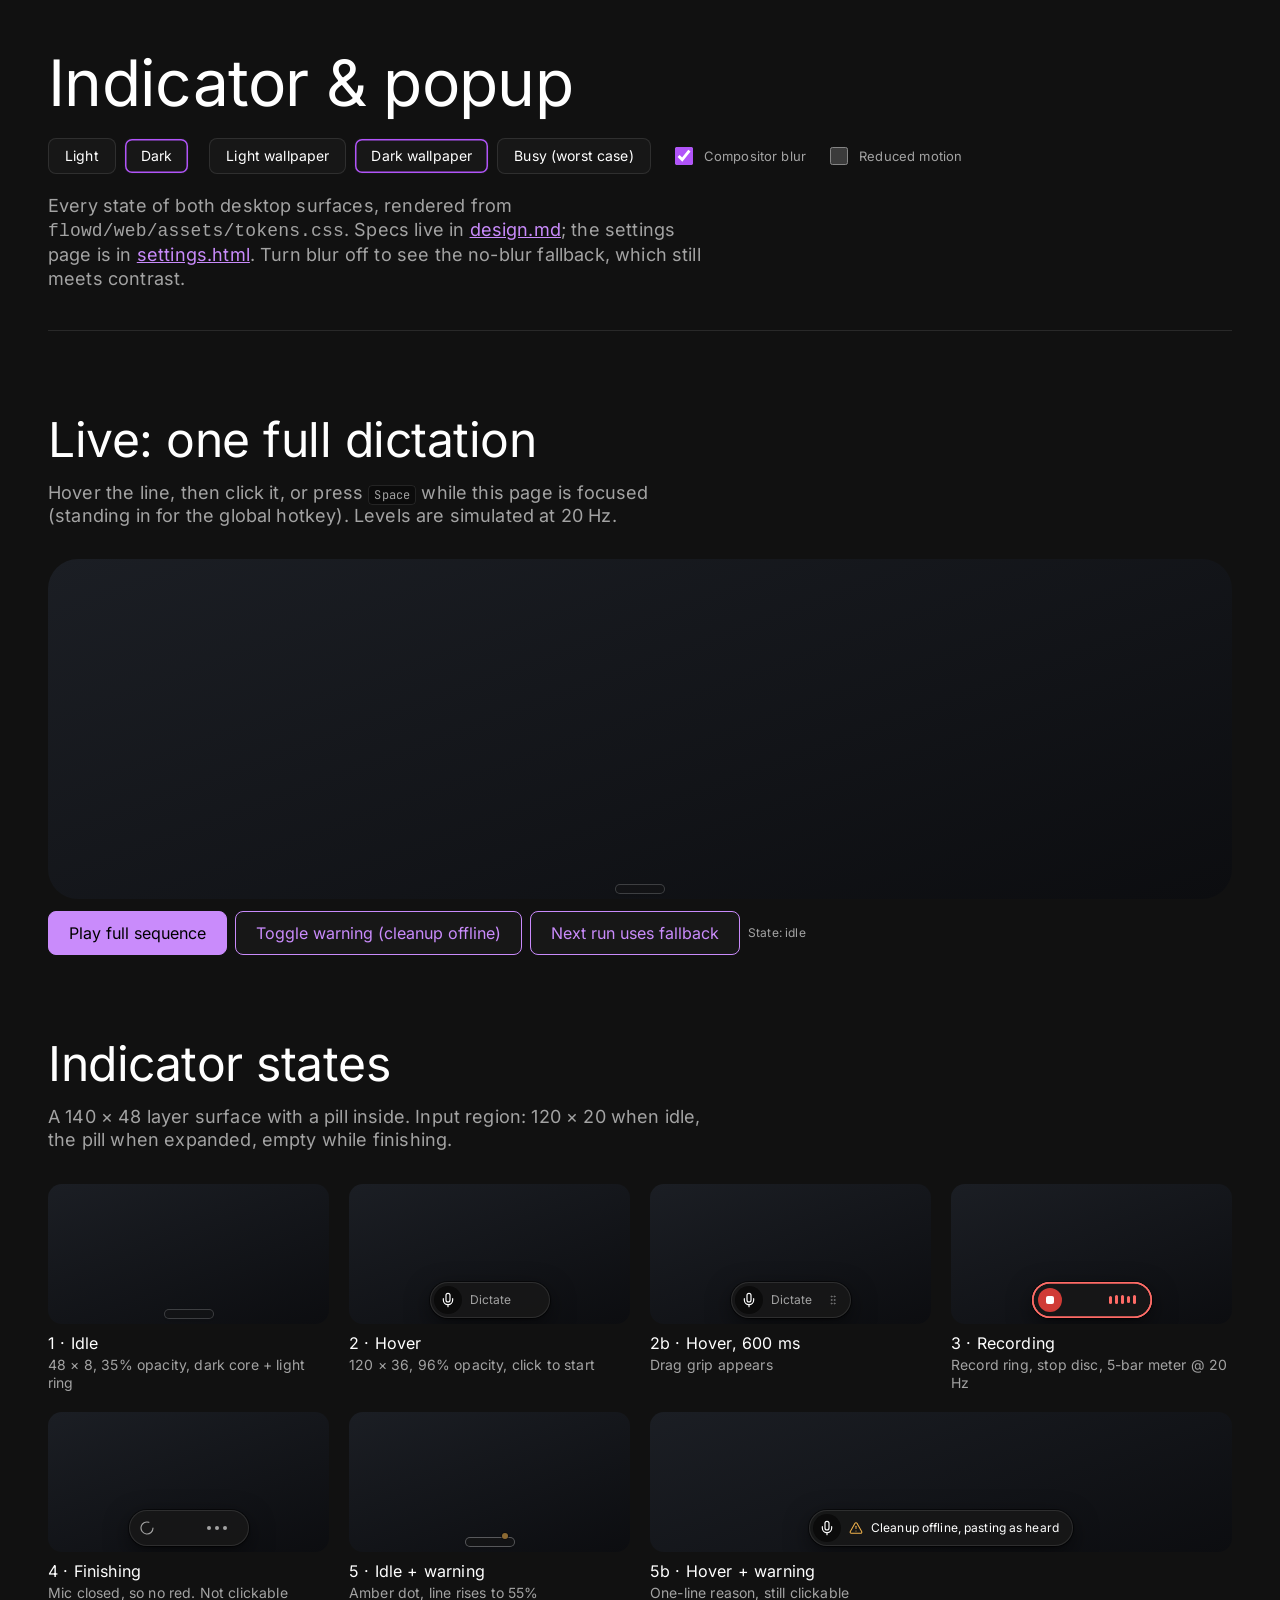
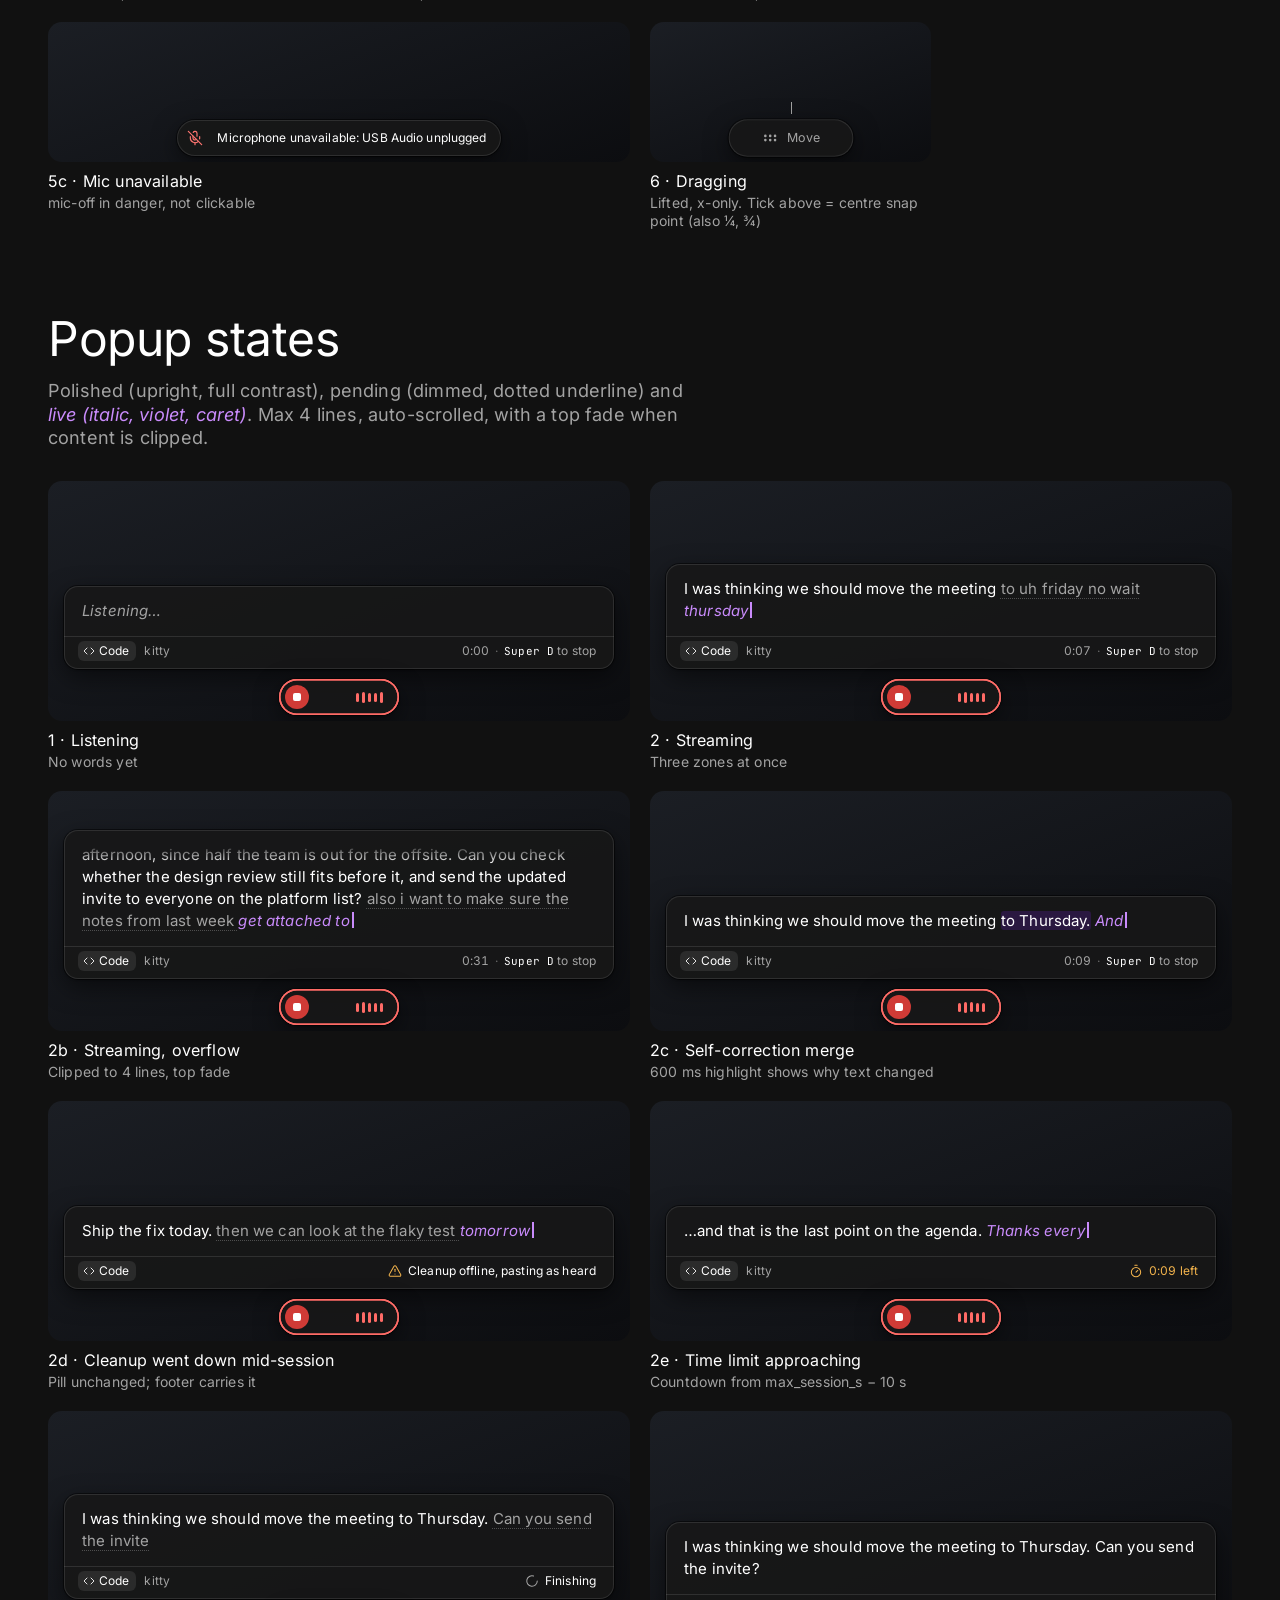
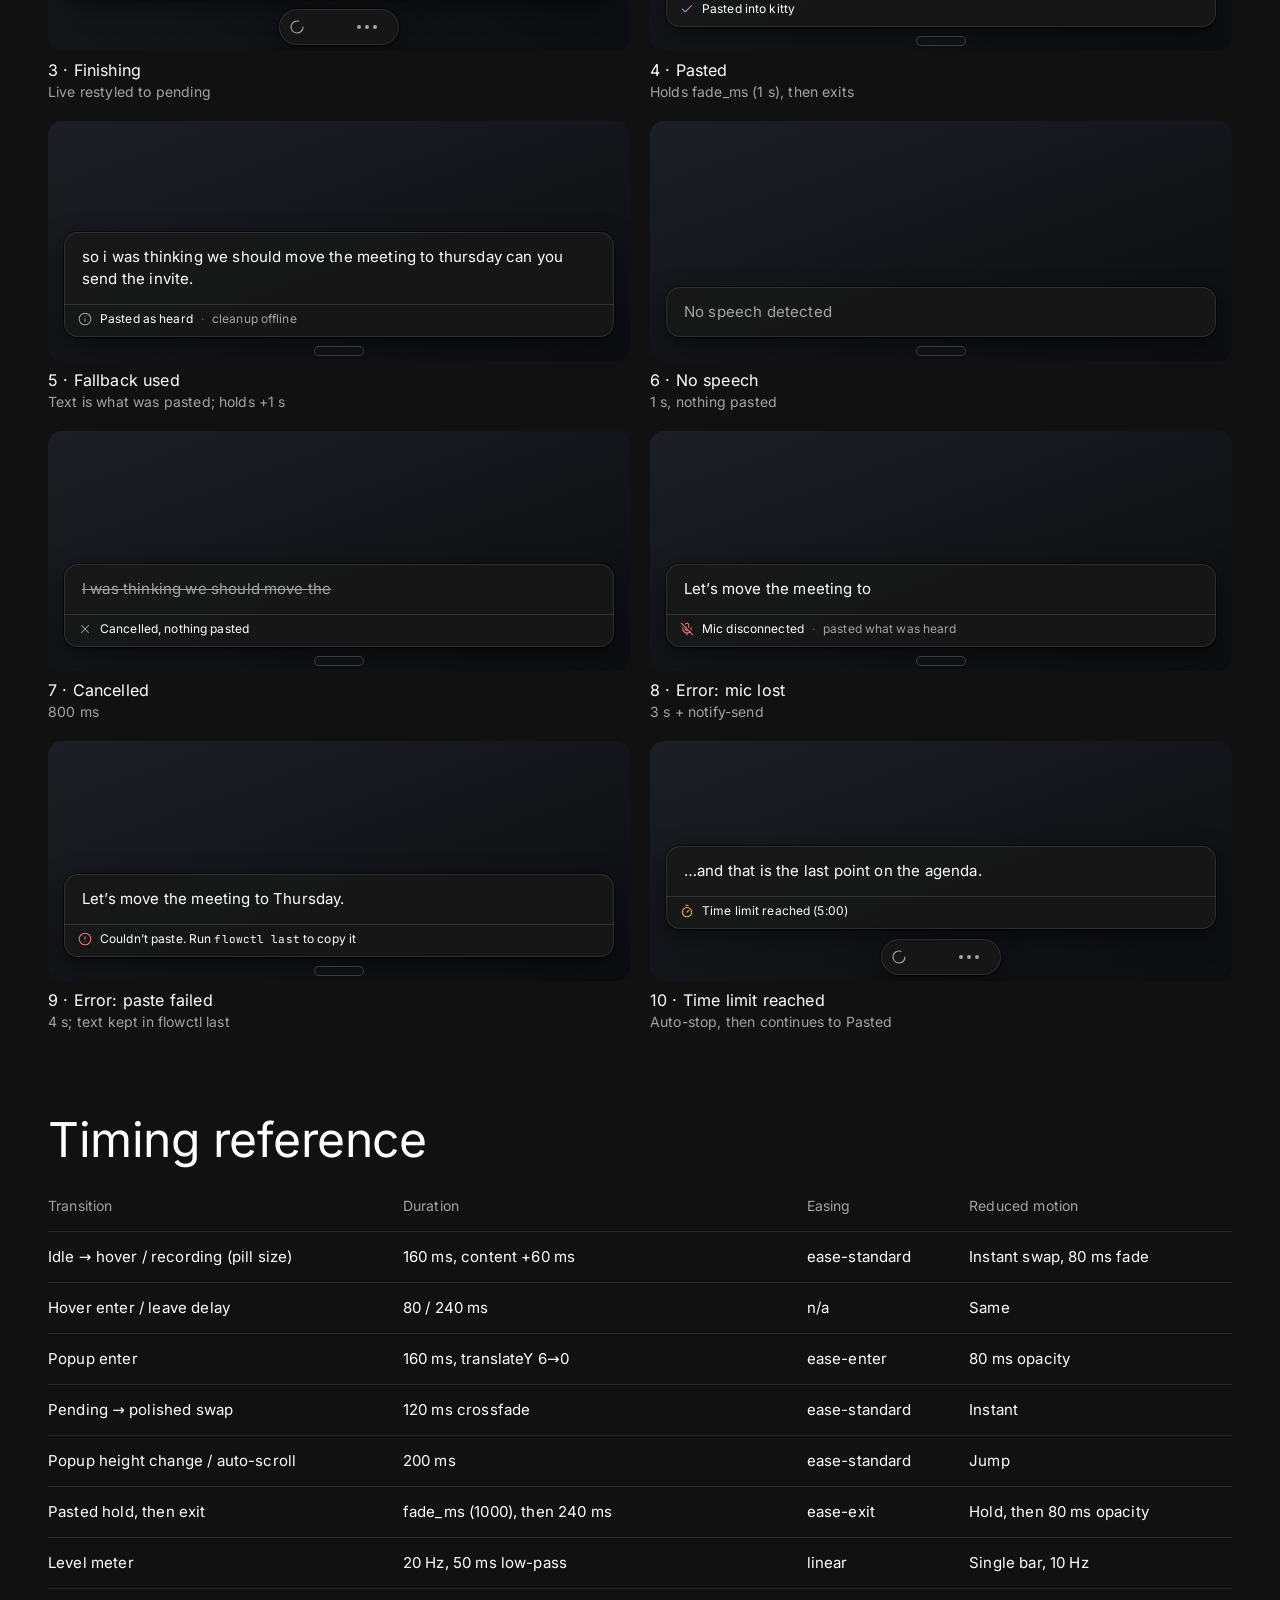
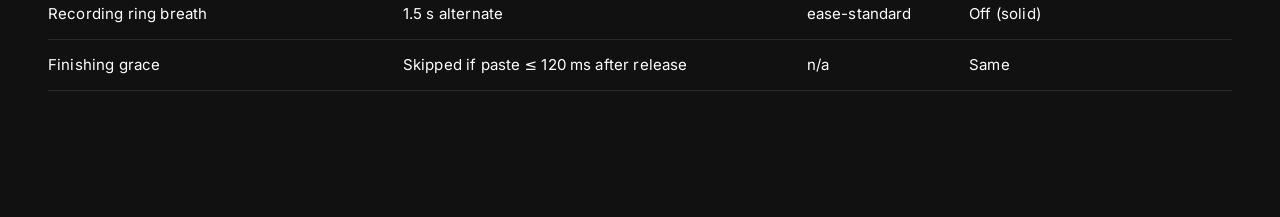
<file: docs/design/mockups.html>
<!doctype html>
<html lang="en" data-theme="dark">
<head>
<meta charset="utf-8">
<meta name="viewport" content="width=device-width, initial-scale=1">
<meta http-equiv="Content-Security-Policy" content="default-src 'self'; style-src 'self' 'unsafe-inline'; script-src 'self' 'unsafe-inline'; img-src 'self' data:">
<title>flowd · indicator &amp; popup mockups</title>
<link rel="stylesheet" href="../../flowd/web/assets/tokens.css">
<link rel="stylesheet" href="../../flowd/web/assets/overlay.css">
<style>
  body { margin: 0; background: var(--bg); color: var(--text); font: 400 16px/22px var(--font-sans); letter-spacing: .01em; }
  .wrap { max-width: 1200px; margin: 0 auto; padding: 48px 48px 128px; }
  header.top { display: flex; flex-wrap: wrap; align-items: center; gap: 20px 24px; padding-bottom: 40px; border-bottom: 1px solid var(--border); }
  header.top h1 { font-size: 64px; line-height: 1.1; font-weight: 400; letter-spacing: -.01em; margin: 0; flex-basis: 100%; }
  header.top p { margin: 0; color: var(--text-2); flex-basis: 100%; max-width: 60ch; font-size: 18px; line-height: 1.3; }
  .controls { display: flex; flex-wrap: wrap; gap: 12px 20px; align-items: center; }
  .controls label { display: inline-flex; gap: 8px; align-items: center; color: var(--text-2); font-size: 13px; }
  .seg { display: inline-flex; gap: 8px; }
  .seg button { font: 400 14px/16px var(--font-sans); letter-spacing: .01em; color: var(--text); background: var(--surface); border: 1px solid var(--border); border-radius: var(--r-md); height: 36px; padding: 0 16px; cursor: pointer; }
  .seg button[aria-checked="true"] { border-color: transparent; box-shadow: inset 0 0 0 1.5px var(--brand); }
  .seg button:focus-visible, button:focus-visible, input:focus-visible, a:focus-visible { outline: 2px solid var(--primary); outline-offset: 2px; }
  input[type="checkbox"] { accent-color: var(--brand); width: 18px; height: 18px; }
  h2 { font-size: 48px; line-height: 1.2; font-weight: 400; letter-spacing: -.01em; margin: 80px 0 12px; }
  h2 + p.lede { margin: 0 0 32px; color: var(--text-2); max-width: 60ch; font-size: 18px; line-height: 1.3; }
  .grid { display: grid; gap: 20px; grid-template-columns: repeat(auto-fill, minmax(260px, 1fr)); }
  .grid.wide { grid-template-columns: repeat(auto-fill, minmax(560px, 1fr)); }
  figure { margin: 0; }
  figcaption { display: flex; flex-direction: column; gap: 2px; margin-top: 8px; }
  figure.span2 { grid-column: span 2; }
  @media (max-width: 620px) { figure.span2 { grid-column: auto; } }
  figcaption b { font-weight: 400; font-size: 16px; }
  figcaption span { color: var(--text-2); font-size: 14px; line-height: 18px; }
  .fl-stage { border-radius: var(--r-xl); }
  .fl-stage.s-ind { height: 140px; }
  .fl-stage.s-pop { height: 240px; }
  .fl-stage.s-demo { height: 340px; border-radius: var(--r-hero); }
  @media (max-width: 620px) { .fl-stage.s-demo { height: 240px; } .popup .foot .hint { display: none; } }
  .note { font-size: 12px; color: var(--text-2); }
  .demo-bar { display: flex; flex-wrap: wrap; gap: 8px; margin: 12px 0 0; align-items: center; }
  .btn { font: 400 16px/20px var(--font-sans); height: 44px; padding: 0 20px; border-radius: var(--r-md); border: 1.5px solid var(--primary); background: var(--surface); color: var(--primary); cursor: pointer; }
  .btn.primary { background: var(--primary); color: var(--on-primary); border-color: var(--primary); }
  .btn:hover { background: var(--primary-soft); } .btn.primary:hover { background: color-mix(in srgb, var(--primary) 86%, #000); }
  .kbd { font: 400 12px/16px var(--font-mono); background: var(--sunken); border: 1px solid var(--border); border-radius: var(--r-xs); padding: 1px 5px; }
  a { color: var(--primary); }
  .sr-only { position: absolute; width: 1px; height: 1px; overflow: hidden; clip: rect(0 0 0 0); white-space: nowrap; }
  /* Simulated reduced motion (the real media query is also honoured). */
  html[data-rm] { --dur-fast: 0ms; --dur-base: 0ms; --dur-slow: 0ms; --dur-fade-out: 80ms; }
  html[data-rm] .ring-breath, html[data-rm] .caret, html[data-rm] .dots b,
  html[data-rm] .pill[data-state="finishing"] .btn-disc svg, html[data-rm] .popup .foot .spin svg { animation: none !important; }
  html[data-rm] .popup { animation: fade-only 80ms linear; }
  .demo-stage .pill { cursor: pointer; }
  .demo-stage .hit { position: absolute; left: 50%; bottom: 0; width: 140px; height: 48px; transform: translateX(-50%); }
  .tbl { border-collapse: collapse; font-size: 15px; width: 100%; }
  .tbl td, .tbl th { text-align: left; padding: 14px 16px 14px 0; border-bottom: 1px solid var(--border); vertical-align: top; }
  .tbl th { font-weight: 400; color: var(--text-2); font-size: 14px; }
  @media (max-width: 767px) { .wrap { padding: 20px 16px 64px; } .grid.wide { grid-template-columns: 1fr; } }
</style>
</head>
<body>
<div class="wrap">
  <header class="top">
    <h1>Indicator &amp; popup</h1>
    <div class="controls" role="group" aria-label="Preview controls">
      <span class="seg" role="radiogroup" aria-label="Theme" data-ctl="theme">
        <button role="radio" aria-checked="false" data-v="light">Light</button>
        <button role="radio" aria-checked="true" data-v="dark">Dark</button>
      </span>
      <span class="seg" role="radiogroup" aria-label="Wallpaper" data-ctl="wall">
        <button role="radio" aria-checked="false" data-v="light">Light wallpaper</button>
        <button role="radio" aria-checked="true" data-v="dark">Dark wallpaper</button>
        <button role="radio" aria-checked="false" data-v="busy">Busy (worst case)</button>
      </span>
      <label><input type="checkbox" id="blur" checked> Compositor blur</label>
      <label><input type="checkbox" id="rm"> Reduced motion</label>
    </div>
    <p>Every state of both desktop surfaces, rendered from <code>flowd/web/assets/tokens.css</code>. Specs live in <a href="design.md">design.md</a>; the settings page is in <a href="settings.html">settings.html</a>. Turn blur off to see the no-blur fallback, which still meets contrast.</p>
  </header>

  <h2 id="demo">Live: one full dictation</h2>
  <p class="lede">Hover the line, then click it, or press <span class="kbd">Space</span> while this page is focused (standing in for the global hotkey). Levels are simulated at 20 Hz.</p>
  <figure>
    <div class="fl-stage s-demo demo-stage" data-wall-target>
      <div class="fl-dock" id="demoDock">
        <div class="popup" id="demoPopup" hidden></div>
        <div class="pill" id="demoPill" data-state="idle" aria-hidden="true"></div>
      </div>
      <div class="hit" id="demoHit" role="button" aria-label="Start dictation (demo)" tabindex="-1"></div>
    </div>
    <div class="demo-bar">
      <button class="btn primary" id="demoPlay">Play full sequence</button>
      <button class="btn" data-demo-warn>Toggle warning (cleanup offline)</button>
      <button class="btn" data-demo-fallback>Next run uses fallback</button>
      <span class="note" id="demoState" aria-live="polite">State: idle</span>
    </div>
  </figure>

  <h2 id="indicator">Indicator states</h2>
  <p class="lede">A 140 × 48 layer surface with a pill inside. Input region: 120 × 20 when idle, the pill when expanded, empty while finishing.</p>
  <div class="grid" id="indGrid"></div>

  <h2 id="popup">Popup states</h2>
  <p class="lede">Polished (upright, full contrast), <span style="color:var(--text-2)">pending (dimmed, dotted underline)</span> and <i style="color:var(--live)">live (italic, violet, caret)</i>. Max 4 lines, auto-scrolled, with a top fade when content is clipped.</p>
  <div class="grid wide" id="popGrid"></div>

  <h2 id="timings">Timing reference</h2>
  <table class="tbl">
    <thead><tr><th>Transition</th><th>Duration</th><th>Easing</th><th>Reduced motion</th></tr></thead>
    <tbody>
      <tr><td>Idle → hover / recording (pill size)</td><td>160 ms, content +60 ms</td><td>ease-standard</td><td>Instant swap, 80 ms fade</td></tr>
      <tr><td>Hover enter / leave delay</td><td>80 / 240 ms</td><td>n/a</td><td>Same</td></tr>
      <tr><td>Popup enter</td><td>160 ms, translateY 6→0</td><td>ease-enter</td><td>80 ms opacity</td></tr>
      <tr><td>Pending → polished swap</td><td>120 ms crossfade</td><td>ease-standard</td><td>Instant</td></tr>
      <tr><td>Popup height change / auto-scroll</td><td>200 ms</td><td>ease-standard</td><td>Jump</td></tr>
      <tr><td>Pasted hold, then exit</td><td>fade_ms (1000), then 240 ms</td><td>ease-exit</td><td>Hold, then 80 ms opacity</td></tr>
      <tr><td>Level meter</td><td>20 Hz, 50 ms low-pass</td><td>linear</td><td>Single bar, 10 Hz</td></tr>
      <tr><td>Recording ring breath</td><td>1.5 s alternate</td><td>ease-standard</td><td>Off (solid)</td></tr>
      <tr><td>Finishing grace</td><td>Skipped if paste ≤ 120 ms after release</td><td>n/a</td><td>Same</td></tr>
    </tbody>
  </table>
</div>

<script src="../../flowd/web/assets/icons.js"></script>
<script>
(() => {
  const $ = (s, r = document) => r.querySelector(s);
  const I = (n, s = 16) => iconSVG(n, s);
  const root = document.documentElement;
  const rm = () => root.hasAttribute('data-rm') || matchMedia('(prefers-reduced-motion: reduce)').matches;

  // ---------- preview controls
  const state = { wall: 'dark' };
  document.querySelectorAll('.seg[data-ctl]').forEach((seg) => {
    seg.addEventListener('click', (e) => {
      const b = e.target.closest('button'); if (!b) return;
      seg.querySelectorAll('button').forEach((x) => x.setAttribute('aria-checked', String(x === b)));
      if (seg.dataset.ctl === 'theme') root.dataset.theme = b.dataset.v;
      else { state.wall = b.dataset.v; applyWall(); }
    });
    seg.addEventListener('keydown', (e) => {
      if (!['ArrowLeft', 'ArrowRight'].includes(e.key)) return;
      const bs = [...seg.querySelectorAll('button')]; const i = bs.indexOf(document.activeElement);
      const n = bs[(i + (e.key === 'ArrowRight' ? 1 : bs.length - 1)) % bs.length]; n.focus(); n.click(); e.preventDefault();
    });
  });
  const applyWall = () => document.querySelectorAll('.fl-stage').forEach((s) => (s.dataset.wall = state.wall));
  const applyBlur = () => document.querySelectorAll('.fl-stage').forEach((s) => s.classList.toggle('fl-blur', $('#blur').checked));
  $('#blur').addEventListener('change', applyBlur);
  $('#rm').addEventListener('change', (e) => root.toggleAttribute('data-rm', e.target.checked));

  // ---------- pill + popup renderers (shared by the grids and the demo)
  const pillHTML = (st, o = {}) => {
    switch (st) {
      case 'idle': return o.warn ? '<span class="warn-dot" aria-hidden="true"></span>' : '';
      case 'hover': return `<span class="btn-disc">${I('mic')}</span><span class="lbl">Dictate</span>${o.grip ? `<span class="grip">${I('grip-vertical', 12)}</span>` : ''}`;
      case 'recording': return `<span class="btn-disc"><span class="stop"></span></span><span class="meter${rm() ? ' static' : ''}">${'<b></b>'.repeat(5)}</span>${rm() ? '' : '<span class="ring-breath"></span>'}`;
      case 'finishing': return `<span class="btn-disc">${I('loader-circle')}</span><span class="dots"><b></b><b></b><b></b></span>`;
      case 'warning': return `<span class="btn-disc">${I('mic')}</span><span class="w-ico">${I('triangle-alert', 14)}</span><span class="reason">${o.reason || 'Cleanup offline, pasting as heard'}</span>`;
      case 'micoff': return `<span class="btn-disc">${I('mic-off')}</span><span class="reason">Microphone unavailable: USB Audio unplugged</span>`;
      case 'dragging': return `<span style="display:flex;color:var(--text-2)">${I('grip-horizontal')}</span><span class="lbl">Move</span>`;
    }
    return '';
  };
  const setPill = (el, st, o = {}) => {
    el.dataset.state = st === 'hover' ? 'hover' : st;
    if (o.warn) el.dataset.warn = ''; else delete el.dataset.warn;
    el.innerHTML = pillHTML(st, o);
  };
  const meterLevels = (el, level) => {
    const bars = el.querySelectorAll('.meter b'); if (!bars.length) return;
    const k = [0.8, 1, 0.9, 0.7, 0.85];
    if (el.querySelector('.meter.static')) { // reduced motion: one bar, width = level
      bars.forEach((b, i) => { b.style.height = '4px'; b.style.width = i === 0 ? `${3 + level * 27}px` : '0'; b.style.display = i === 0 ? 'block' : 'none'; });
      return;
    }
    bars.forEach((b, i) => {
      const target = 4 + 16 * Math.min(1, level * k[i] * (0.85 + Math.random() * 0.3));
      const prev = parseFloat(b.style.height) || 4;
      b.style.height = `${prev + (target - prev) * 0.63}px`; // one-pole low-pass, tau ≈ 50 ms at 20 Hz
    });
  };

  const foot = (kind, extra = {}) => {
    const mode = `<span class="chip">${I(extra.icon || 'code', 12)}${extra.mode || 'Code'}</span><span>${extra.app || 'kitty'}</span>`;
    switch (kind) {
      case 'rec': return `${mode}<span class="end">${extra.t || '0:07'}<span class="sep">·</span><span class="hint"><kbd>Super D</kbd> to stop</span></span>`;
      case 'finishing': return `${mode}<span class="end"><span class="spin" style="display:flex">${I('loader-circle', 14)}</span><span class="msg">Finishing</span></span>`;
      case 'done': return `<span class="ok">${I('check', 14)}</span><span class="msg">Pasted into ${extra.app || 'kitty'}</span>`;
      case 'fallback': return `<span style="display:flex">${I('info', 14)}</span><span class="msg">Pasted as heard</span><span class="sep">·</span><span>${extra.why || 'cleanup offline'}</span>`;
      case 'cancel': return `<span style="display:flex">${I('x', 14)}</span><span class="msg">Cancelled, nothing pasted</span>`;
      case 'micerr': return `<span class="bad">${I('mic-off', 14)}</span><span class="msg">Mic disconnected</span><span class="sep">·</span><span>pasted what was heard</span>`;
      case 'pasteerr': return `<span class="bad">${I('circle-alert', 14)}</span><span class="msg">Couldn’t paste. Run <kbd>flowctl last</kbd> to copy it</span>`;
      case 'limit': return `<span class="wr">${I('timer', 14)}</span><span class="msg">Time limit reached (5:00)</span>`;
      case 'countdown': return `${mode}<span class="end"><span class="wr">${I('timer', 14)}</span><span style="color:var(--warn)">0:09 left</span></span>`;
      case 'cleanupdown': return `<span class="chip">${I(extra.icon || 'code', 12)}${extra.mode || 'Code'}</span><span class="end"><span class="wr">${I('triangle-alert', 14)}</span><span class="msg">Cleanup offline, pasting as heard</span></span>`;
    }
    return mode;
  };
  const popupHTML = (body, footer, o = {}) =>
    `<div class="body${o.scrolled ? ' scrolled' : ''}" style="--lines:${o.lines || 4}"><div class="scroller"><div>${body}</div></div></div>${footer ? `<div class="foot">${footer}</div>` : ''}`;

  const P = (t) => `<span class="z-polished">${t}</span>`;
  const Pe = (t) => `<span class="z-pending">${t}</span>`;
  const L = (t) => { const i = t.lastIndexOf(' '); const head = i < 0 ? '' : t.slice(0, i + 1), tail = t.slice(i + 1); return `<span class="z-live">${head}<span style="white-space:nowrap">${tail}<span class="caret" aria-hidden="true"></span></span></span>`; };

  // ---------- indicator grid
  const indStates = [
    ['idle', {}, '1 · Idle', '48 × 8, 35% opacity, dark core + light ring'],
    ['hover', {}, '2 · Hover', '120 × 36, 96% opacity, click to start'],
    ['hover', { grip: true }, '2b · Hover, 600 ms', 'Drag grip appears'],
    ['recording', { level: .7 }, '3 · Recording', 'Record ring, stop disc, 5-bar meter @ 20 Hz'],
    ['finishing', {}, '4 · Finishing', 'Mic closed, so no red. Not clickable'],
    ['idle', { warn: true }, '5 · Idle + warning', 'Amber dot, line rises to 55%'],
    ['warning', {}, '5b · Hover + warning', 'One-line reason, still clickable'],
    ['micoff', {}, '5c · Mic unavailable', 'mic-off in danger, not clickable'],
    ['dragging', { ticks: true }, '6 · Dragging', 'Lifted, x-only. Tick above = centre snap point (also ¼, ¾)'],
  ];
  const indGrid = $('#indGrid');
  indStates.forEach(([st, o, title, sub]) => {
    const f = document.createElement('figure');
    if (st === 'warning' || st === 'micoff') f.className = 'span2';
    f.innerHTML = `<div class="fl-stage s-ind">${o.ticks ? '<span class="snap-tick" style="left:50%"></span>' : ''}<div class="fl-dock"><div class="pill"></div></div></div><figcaption><b>${title}</b><span>${sub}</span></figcaption>`;
    const pill = f.querySelector('.pill'); setPill(pill, st, o);
    if (o.level) { const tick = () => meterLevels(pill, o.level * (0.4 + 0.6 * Math.abs(Math.sin(Date.now() / 380)))); setInterval(tick, 50); }
    indGrid.appendChild(f);
  });

  // ---------- popup grid
  const long = P('I was thinking we should move the Tuesday sync to Thursday afternoon, since half the team is out for the offsite. ') + P('Can you check whether the design review still fits before it, and send the updated invite to everyone on the platform list? ') + Pe('also i want to make sure the notes from last week ') + L('get attached to');
  const popStates = [
    ['1 · Listening', popupHTML('<span class="z-listening">Listening…</span>', foot('rec', { t: '0:00' })), 'recording', 'No words yet'],
    ['2 · Streaming', popupHTML(P('I was thinking we should move the meeting ') + Pe('to uh friday no wait ') + L('thursday'), foot('rec')), 'recording', 'Three zones at once'],
    ['2b · Streaming, overflow', popupHTML(long, foot('rec', { t: '0:31' }), { scrolled: true }), 'recording', 'Clipped to 4 lines, top fade'],
    ['2c · Self-correction merge', popupHTML(P('I was thinking we should move the meeting ') + `<span class="z-polished z-merged">to Thursday.</span> ` + L('And'), foot('rec', { t: '0:09' })), 'recording', '600 ms highlight shows why text changed'],
    ['2d · Cleanup went down mid-session', popupHTML(P('Ship the fix today. ') + Pe('then we can look at the flaky test ') + L('tomorrow'), foot('cleanupdown')), 'recording', 'Pill unchanged; footer carries it'],
    ['2e · Time limit approaching', popupHTML(P('…and that is the last point on the agenda. ') + L('Thanks every'), foot('countdown')), 'recording', 'Countdown from max_session_s − 10 s'],
    ['3 · Finishing', popupHTML(P('I was thinking we should move the meeting to Thursday. ') + Pe('Can you send the invite'), foot('finishing')), 'finishing', 'Live restyled to pending'],
    ['4 · Pasted', popupHTML(P('I was thinking we should move the meeting to Thursday. Can you send the invite?'), foot('done')), 'idle', 'Holds fade_ms (1 s), then exits'],
    ['5 · Fallback used', popupHTML(P('so i was thinking we should move the meeting to thursday can you send the invite.'), foot('fallback')), 'idle', 'Text is what was pasted; holds +1 s'],
    ['6 · No speech', popupHTML('<span class="z-listening" style="font-style:normal">No speech detected</span>', ''), 'idle', '1 s, nothing pasted'],
    ['7 · Cancelled', popupHTML('<span class="z-cancelled">I was thinking we should move the</span>', foot('cancel')), 'idle', '800 ms'],
    ['8 · Error: mic lost', popupHTML(P('Let’s move the meeting to'), foot('micerr')), 'idle', '3 s + notify-send'],
    ['9 · Error: paste failed', popupHTML(P('Let’s move the meeting to Thursday.'), foot('pasteerr')), 'idle', '4 s; text kept in flowctl last'],
    ['10 · Time limit reached', popupHTML(P('…and that is the last point on the agenda.'), foot('limit')), 'finishing', 'Auto-stop, then continues to Pasted'],
  ];
  const popGrid = $('#popGrid');
  popStates.forEach(([title, html, pillSt, sub]) => {
    const f = document.createElement('figure');
    f.innerHTML = `<div class="fl-stage s-pop"><div class="fl-dock"><div class="popup" style="animation:none">${html}</div><div class="pill"></div></div></div><figcaption><b>${title}</b><span>${sub}</span></figcaption>`;
    const pill = f.querySelector('.pill'); setPill(pill, pillSt);
    if (pillSt === 'recording') setInterval(() => meterLevels(pill, 0.3 + 0.5 * Math.abs(Math.sin(Date.now() / 300))), 50);
    popGrid.appendChild(f);
  });

  // ---------- live demo state machine
  const dPill = $('#demoPill'), dPop = $('#demoPopup'), dHit = $('#demoHit'), dState = $('#demoState');
  let st = 'idle', warn = false, nextFallback = false, timers = [], meterT = null, hoverT = null, leaveT = null, hovered = false, tStart = 0;
  const clear = () => { timers.forEach(clearTimeout); timers = []; clearInterval(meterT); meterT = null; };
  const later = (ms, fn) => timers.push(setTimeout(fn, ms));
  const say = (s) => (dState.textContent = `State: ${s}`);
  const script = [
    [P(''), '', L('so')], [P(''), '', L('so I was thinking')], ['', Pe('so I was thinking we should '), L('move the')],
    ['', Pe('so I was thinking we should move the meeting '), L('to uh fri')],
    [P('I was thinking we should move the meeting '), Pe('to uh friday '), L('no wait thursday')],
    [P('I was thinking we should move the meeting '), `<span class="z-polished z-merged">to Thursday.</span> `, L('Can you send')],
    [P('I was thinking we should move the meeting to Thursday. '), Pe('Can you send the '), L('invite')],
  ];
  const renderIdle = () => { setPill(dPill, hovered ? (warn ? 'warning' : 'hover') : 'idle', { warn }); };
  const toIdle = () => { clear(); st = 'idle'; renderIdle(); say(warn ? 'idle (warning)' : 'idle'); };
  const hidePopup = () => {
    dPop.style.transition = `opacity var(--dur-fade-out) var(--ease-exit), transform var(--dur-fade-out) var(--ease-exit)`;
    dPop.style.opacity = '0'; if (!rm()) dPop.style.transform = 'translateY(4px)';
    later(rm() ? 80 : 240, () => { dPop.hidden = true; dPop.style.cssText = ''; });
  };
  const start = () => {
    clear(); st = 'recording'; tStart = Date.now(); say('recording');
    setPill(dPill, 'recording');
    dPop.hidden = false; dPop.style.cssText = ''; dPop.style.animation = 'none'; void dPop.offsetWidth; dPop.style.animation = '';
    dPop.innerHTML = popupHTML('<span class="z-listening">Listening…</span>', warn ? foot('cleanupdown') : foot('rec', { t: '0:00' }));
    let lvl = 0;
    meterT = setInterval(() => { lvl = Date.now() - tStart < 500 ? 0.05 : 0.25 + 0.6 * Math.abs(Math.sin((Date.now() - tStart) / 260)) * Math.random(); meterLevels(dPill, lvl); }, rm() ? 100 : 50);
    script.forEach((z, i) => later(700 + i * 600, () => {
      const secs = Math.floor((Date.now() - tStart) / 1000);
      dPop.innerHTML = popupHTML(z.join(''), warn ? foot('cleanupdown') : foot('rec', { t: `0:0${secs}` }));
    }));
    later(700 + script.length * 600 + 400, stop);
  };
  const stop = () => {
    if (st !== 'recording') return;
    clear(); st = 'finishing'; say('finishing');
    setPill(dPill, 'finishing');
    const fb = warn || nextFallback;
    dPop.innerHTML = popupHTML(P('I was thinking we should move the meeting to Thursday. ') + Pe('Can you send the invite'), foot('finishing'));
    later(520, () => {
      st = 'done'; setPill(dPill, 'idle', { warn }); say(fb ? 'pasted (fallback)' : 'pasted');
      dPop.innerHTML = fb
        ? popupHTML(P('I was thinking we should move the meeting to thursday. can you send the invite.'), foot('fallback', { why: warn ? 'cleanup offline' : 'cleanup timed out' }))
        : popupHTML(P('I was thinking we should move the meeting to Thursday. Can you send the invite?'), foot('done'));
      nextFallback = false;
      later(fb ? 2000 : 1000, () => { hidePopup(); later(260, toIdle); });
    });
  };
  const click = () => { if (st === 'idle' || st === 'done') start(); else if (st === 'recording') stop(); };
  dHit.addEventListener('pointerenter', () => { clearTimeout(leaveT); hoverT = setTimeout(() => { hovered = true; if (st === 'idle' || st === 'done') renderIdle(); }, 80); });
  dHit.addEventListener('pointerleave', () => { clearTimeout(hoverT); leaveT = setTimeout(() => { hovered = false; if (st === 'idle' || st === 'done') renderIdle(); }, 240); });
  dHit.addEventListener('click', click);
  document.addEventListener('keydown', (e) => { if (e.code === 'Space' && !e.target.closest('button, input, a, [role="radio"]')) { e.preventDefault(); click(); } });
  $('#demoPlay').addEventListener('click', () => { hidePopup(); toIdle(); later(300, () => { hovered = true; renderIdle(); later(500, () => { hovered = false; start(); }); }); });
  document.querySelector('[data-demo-warn]').addEventListener('click', () => { warn = !warn; if (st === 'idle') toIdle(); });
  document.querySelector('[data-demo-fallback]').addEventListener('click', () => { nextFallback = true; say('next run will fall back'); });

  document.querySelectorAll('[data-ctl="theme"] button').forEach((b) => b.setAttribute('aria-checked', String(b.dataset.v === root.dataset.theme)));
  applyWall(); applyBlur(); toIdle();
})();
</script>
</body>
</html>
</file>
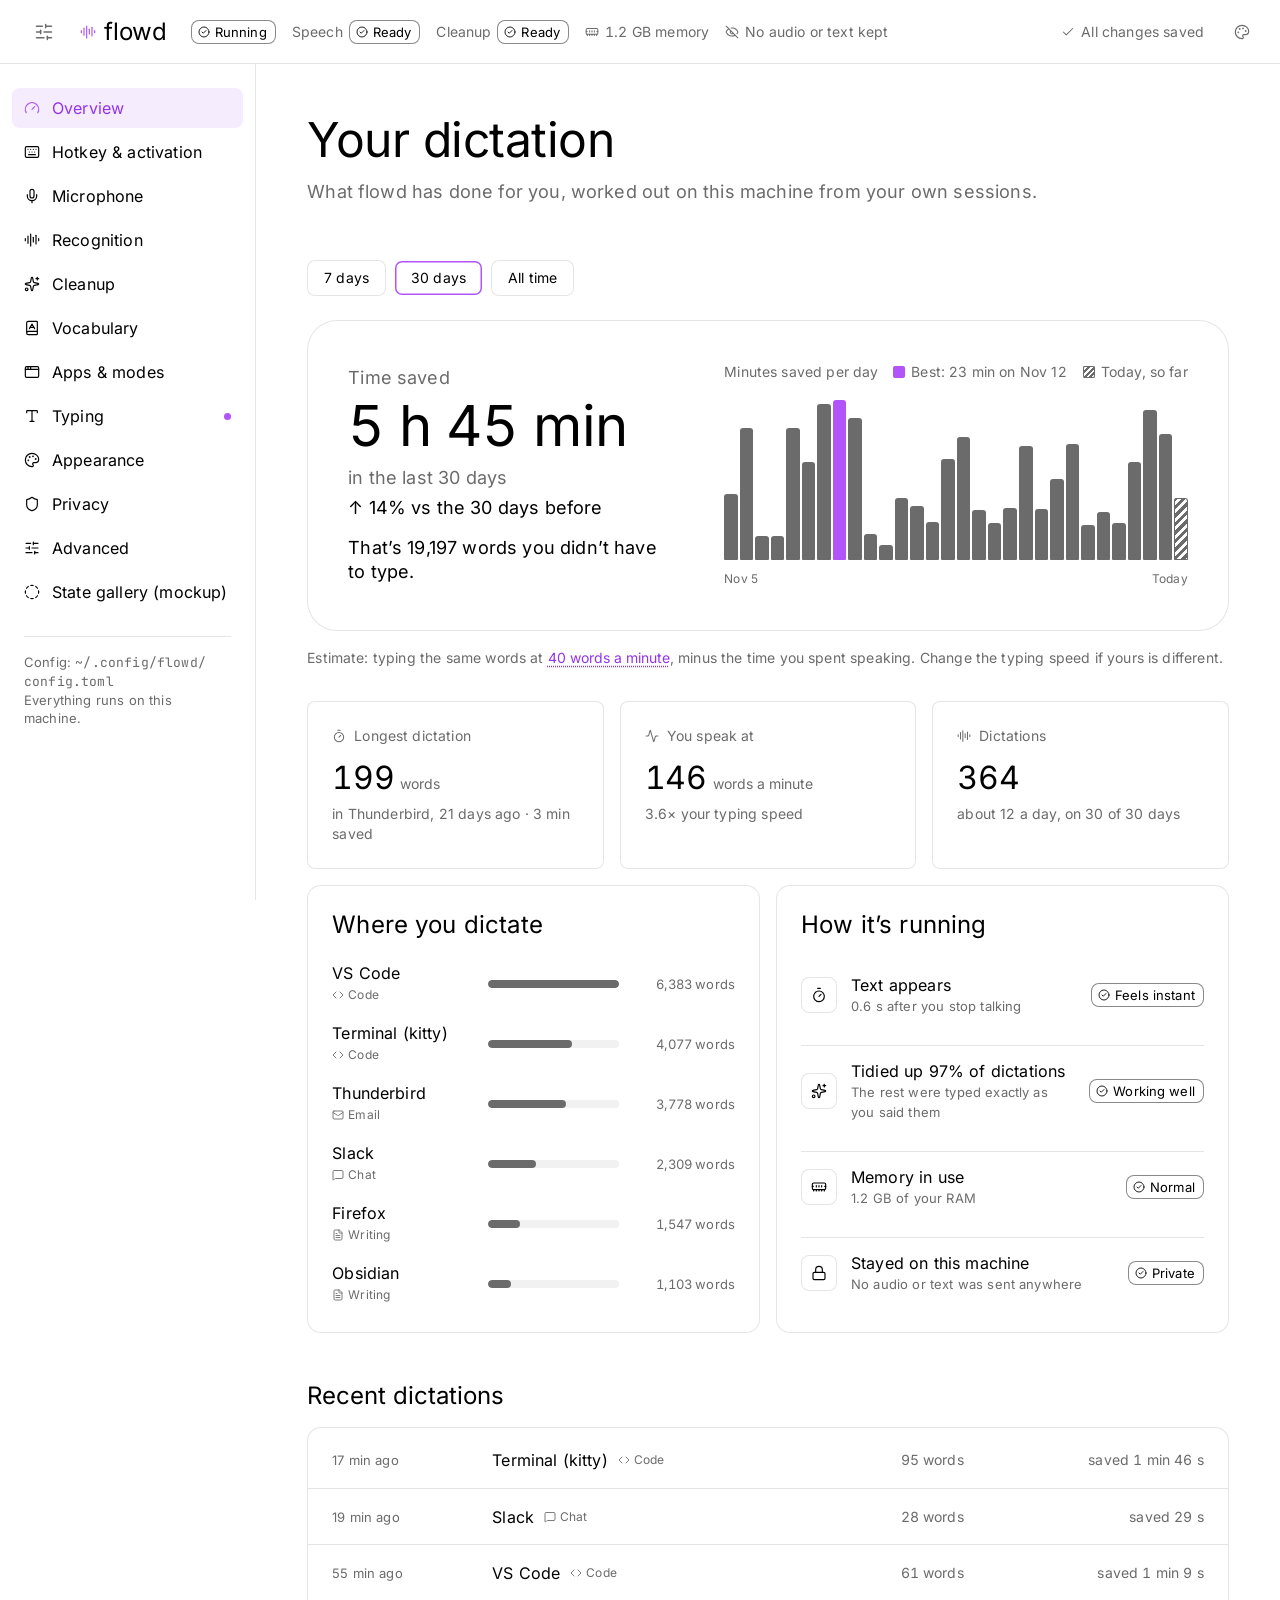
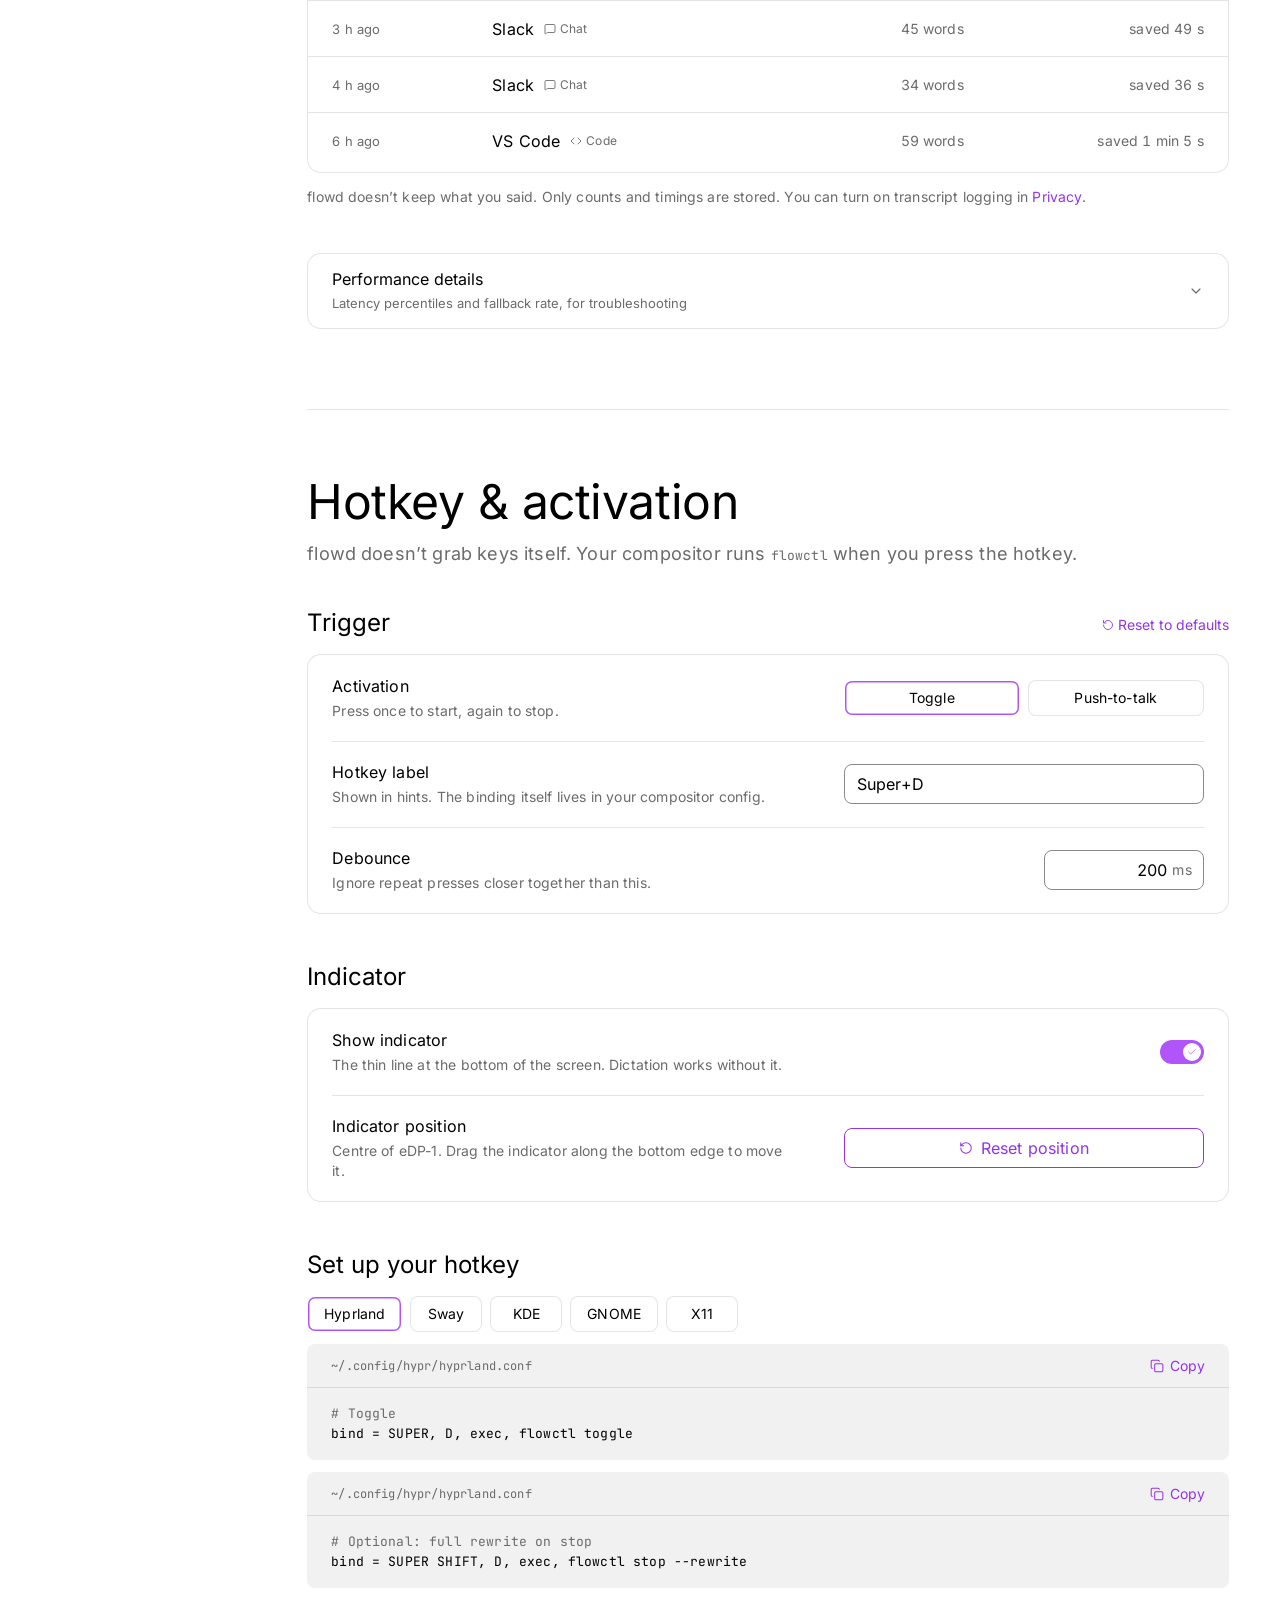
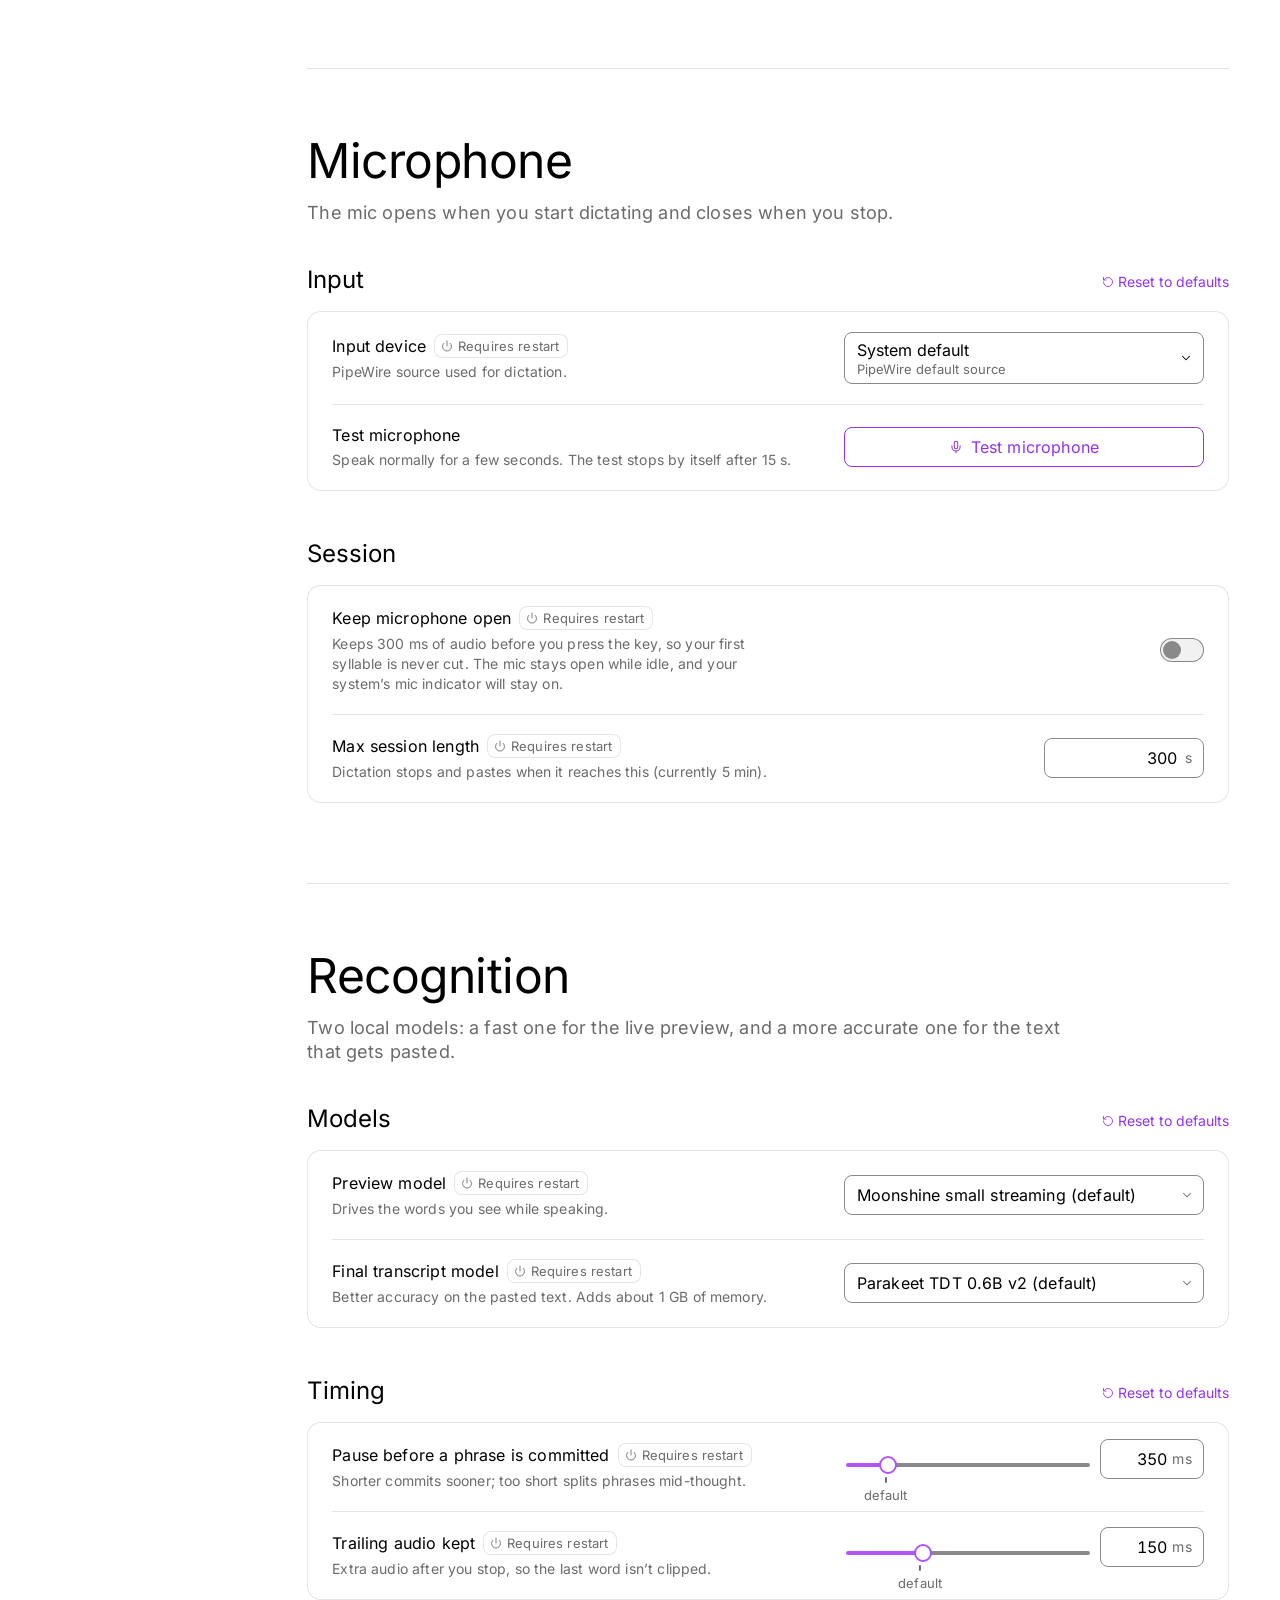
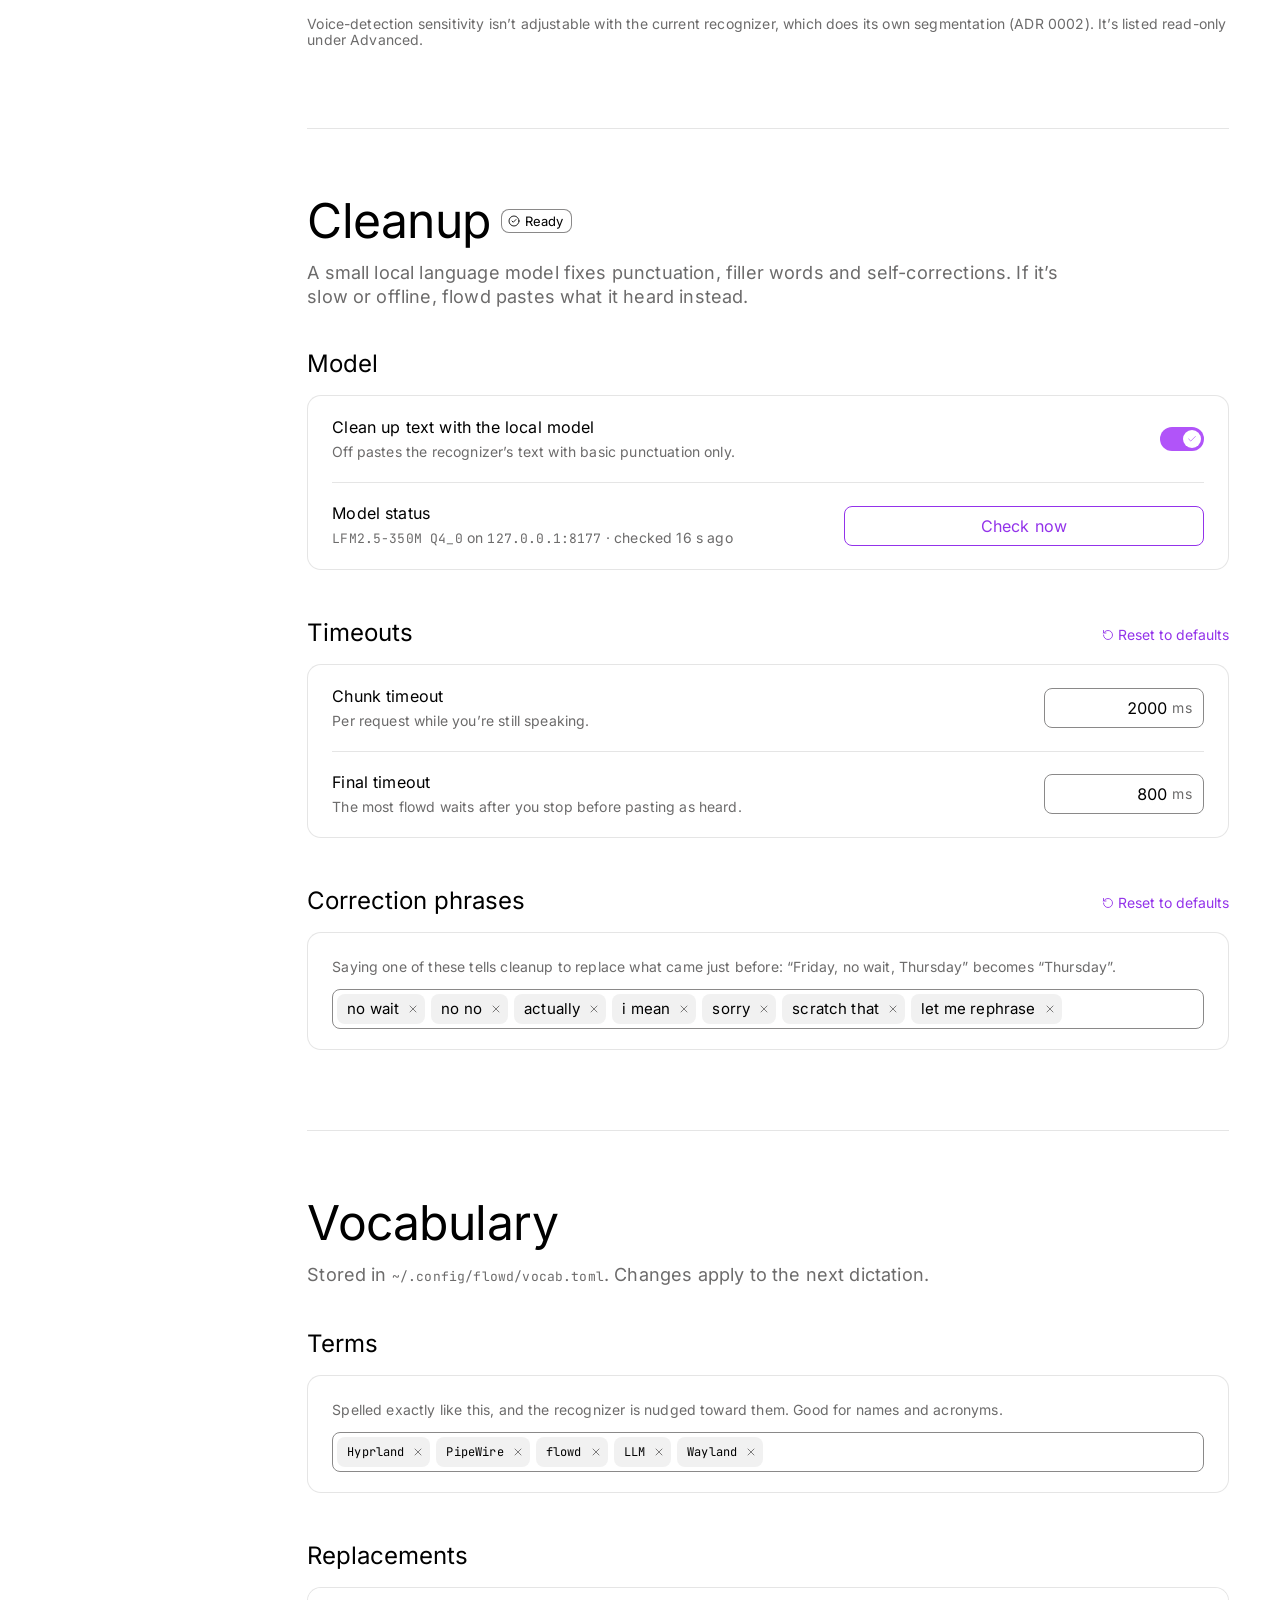
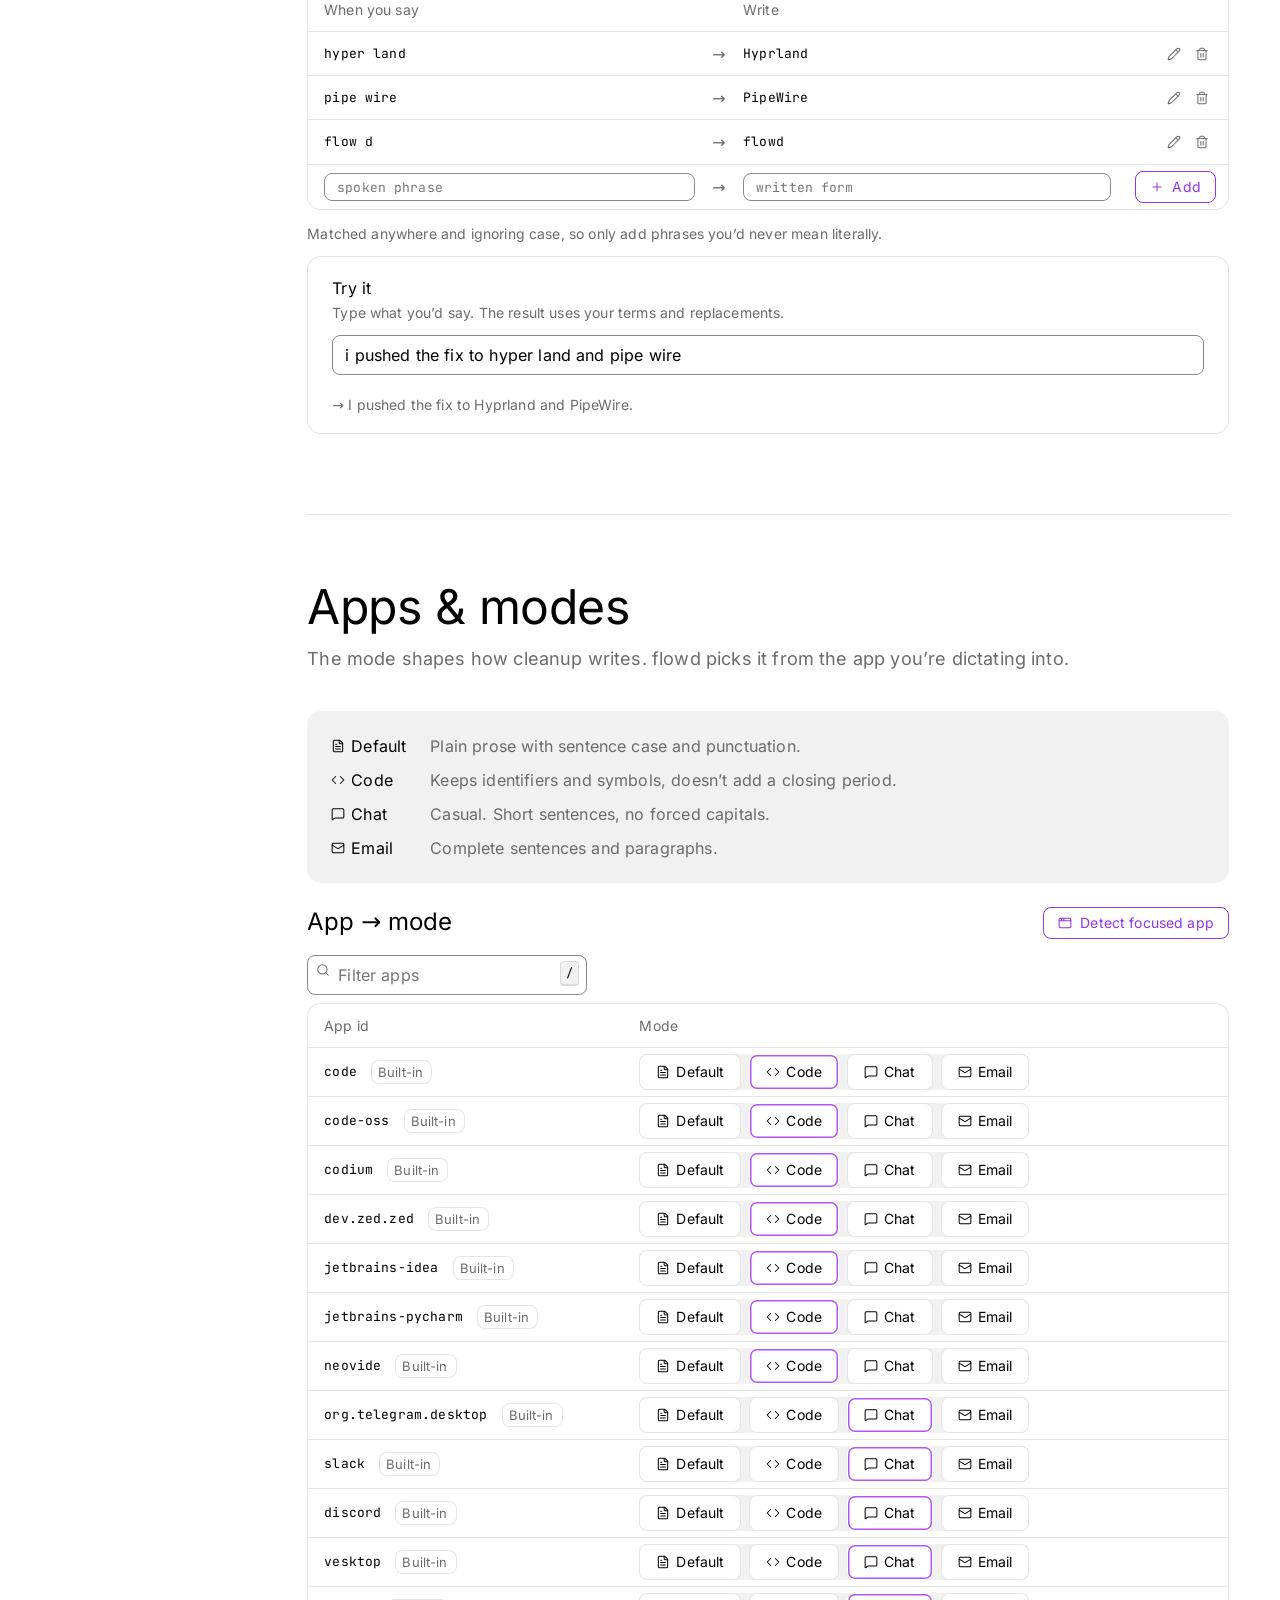
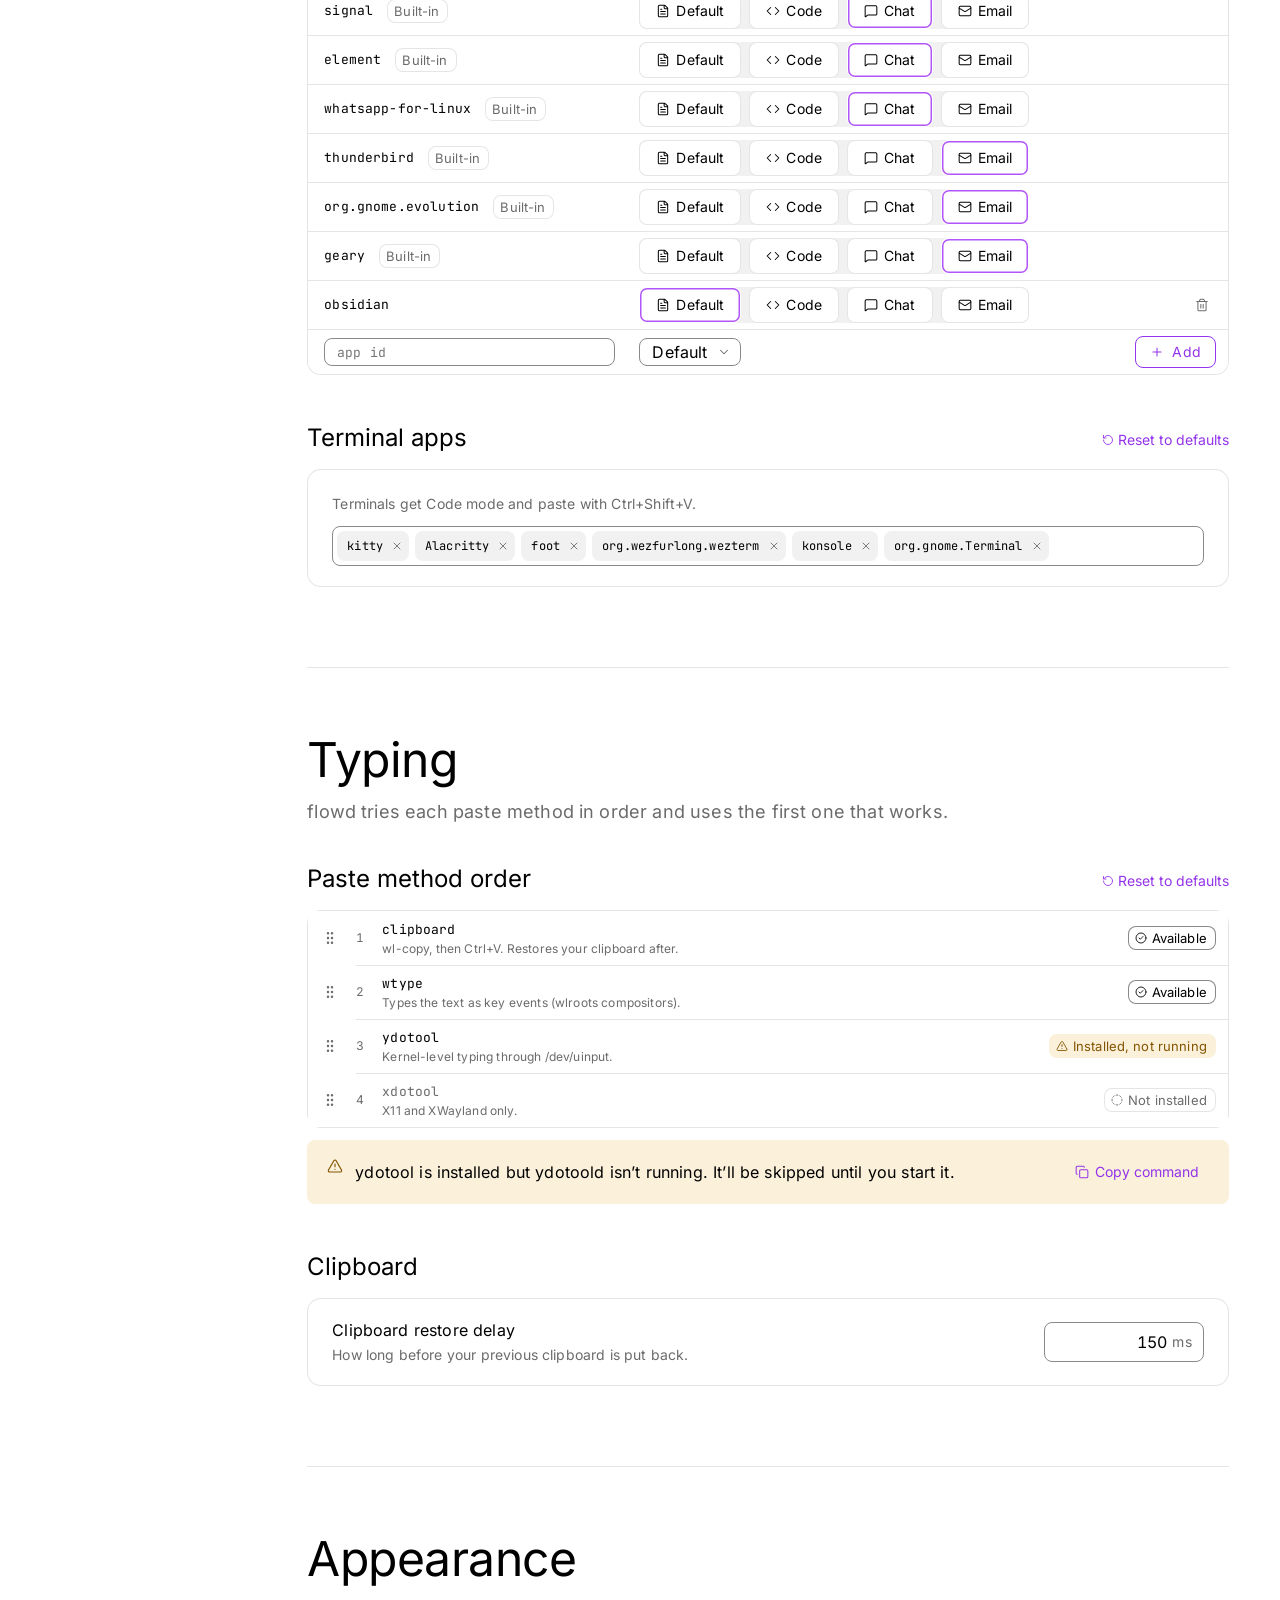
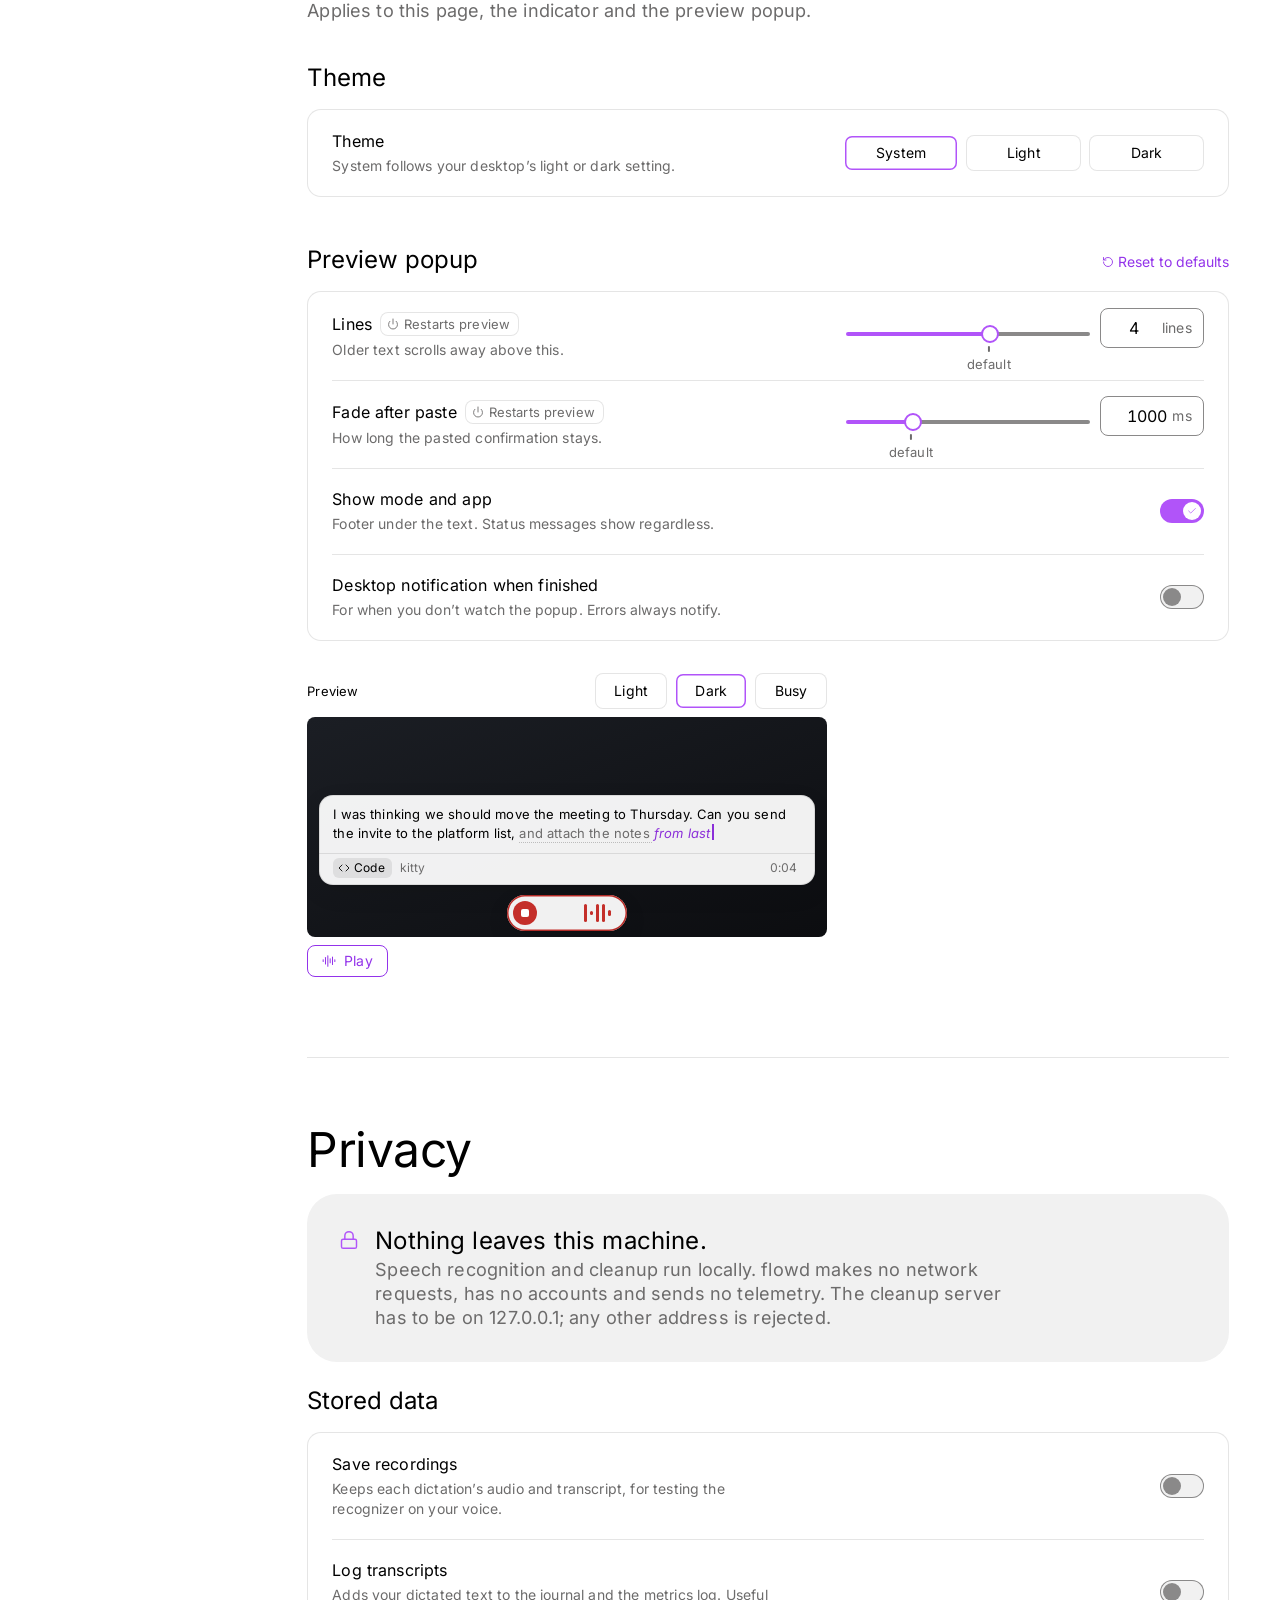
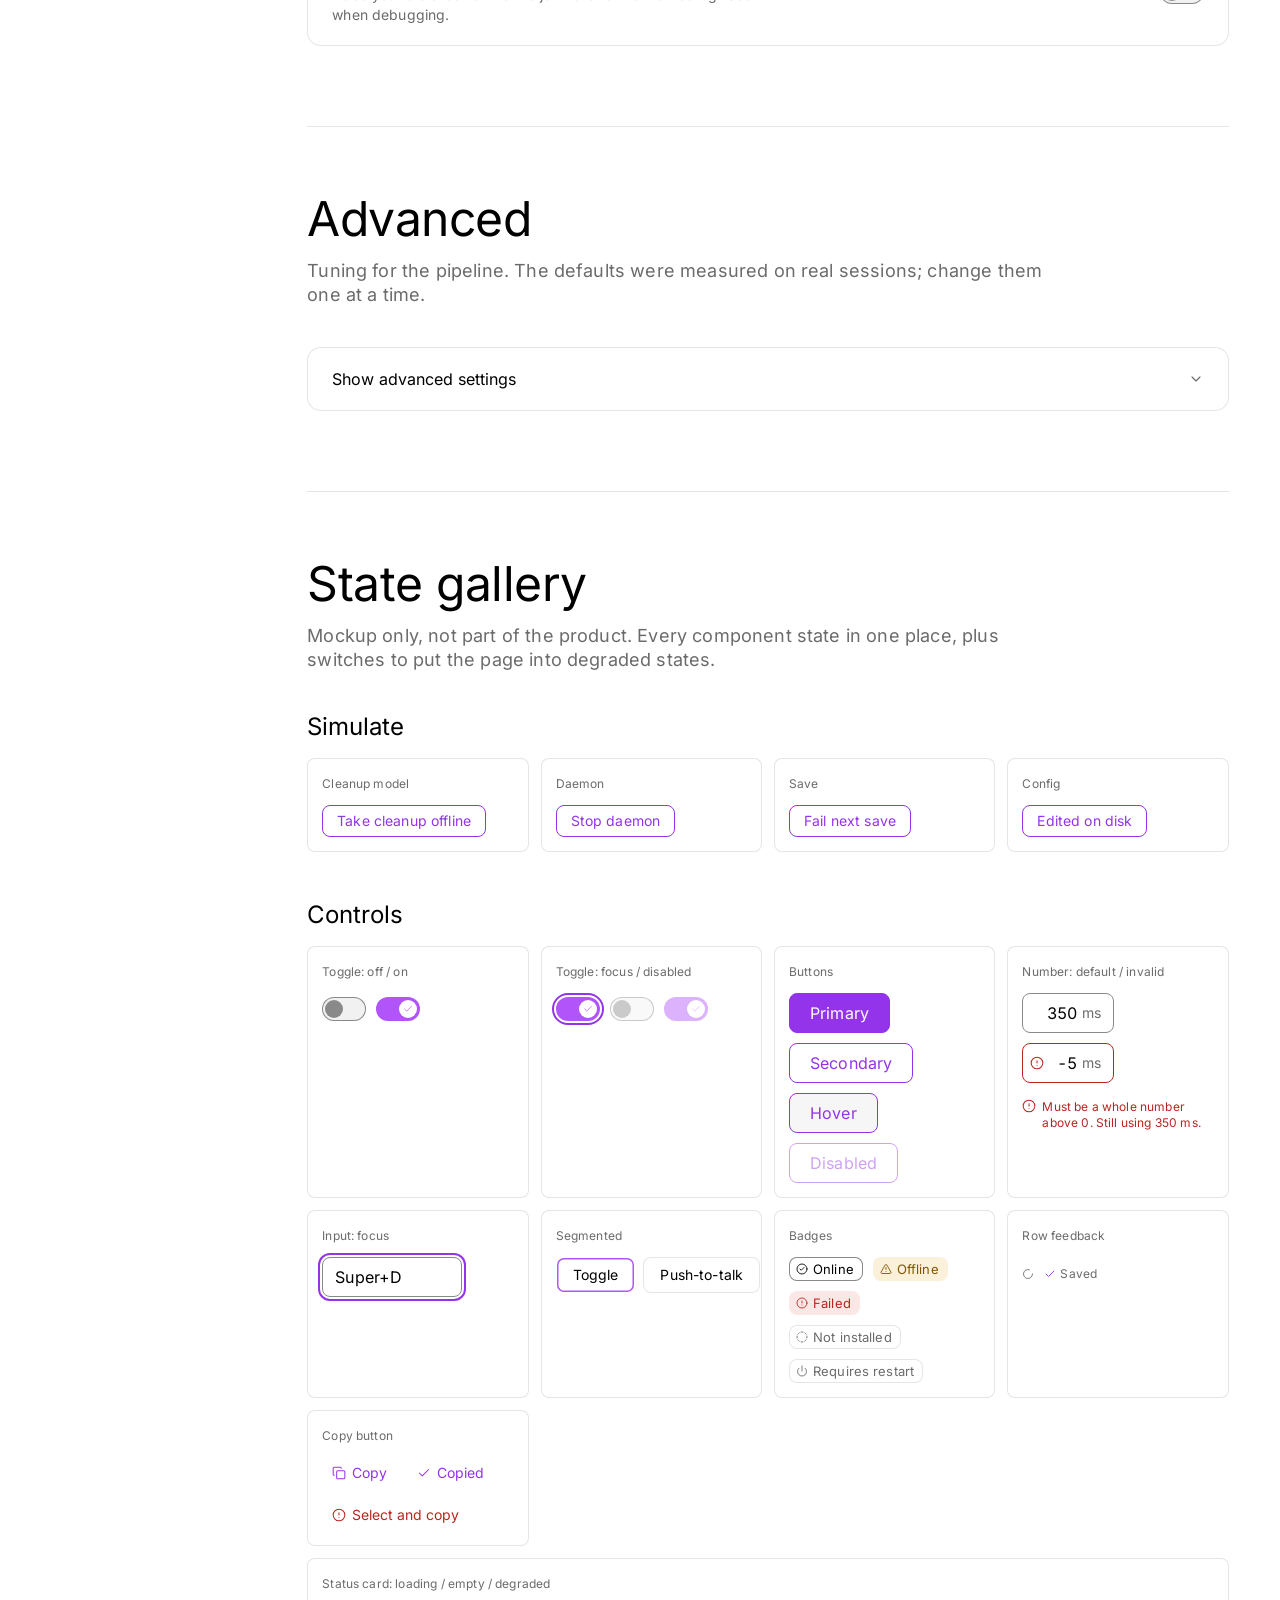
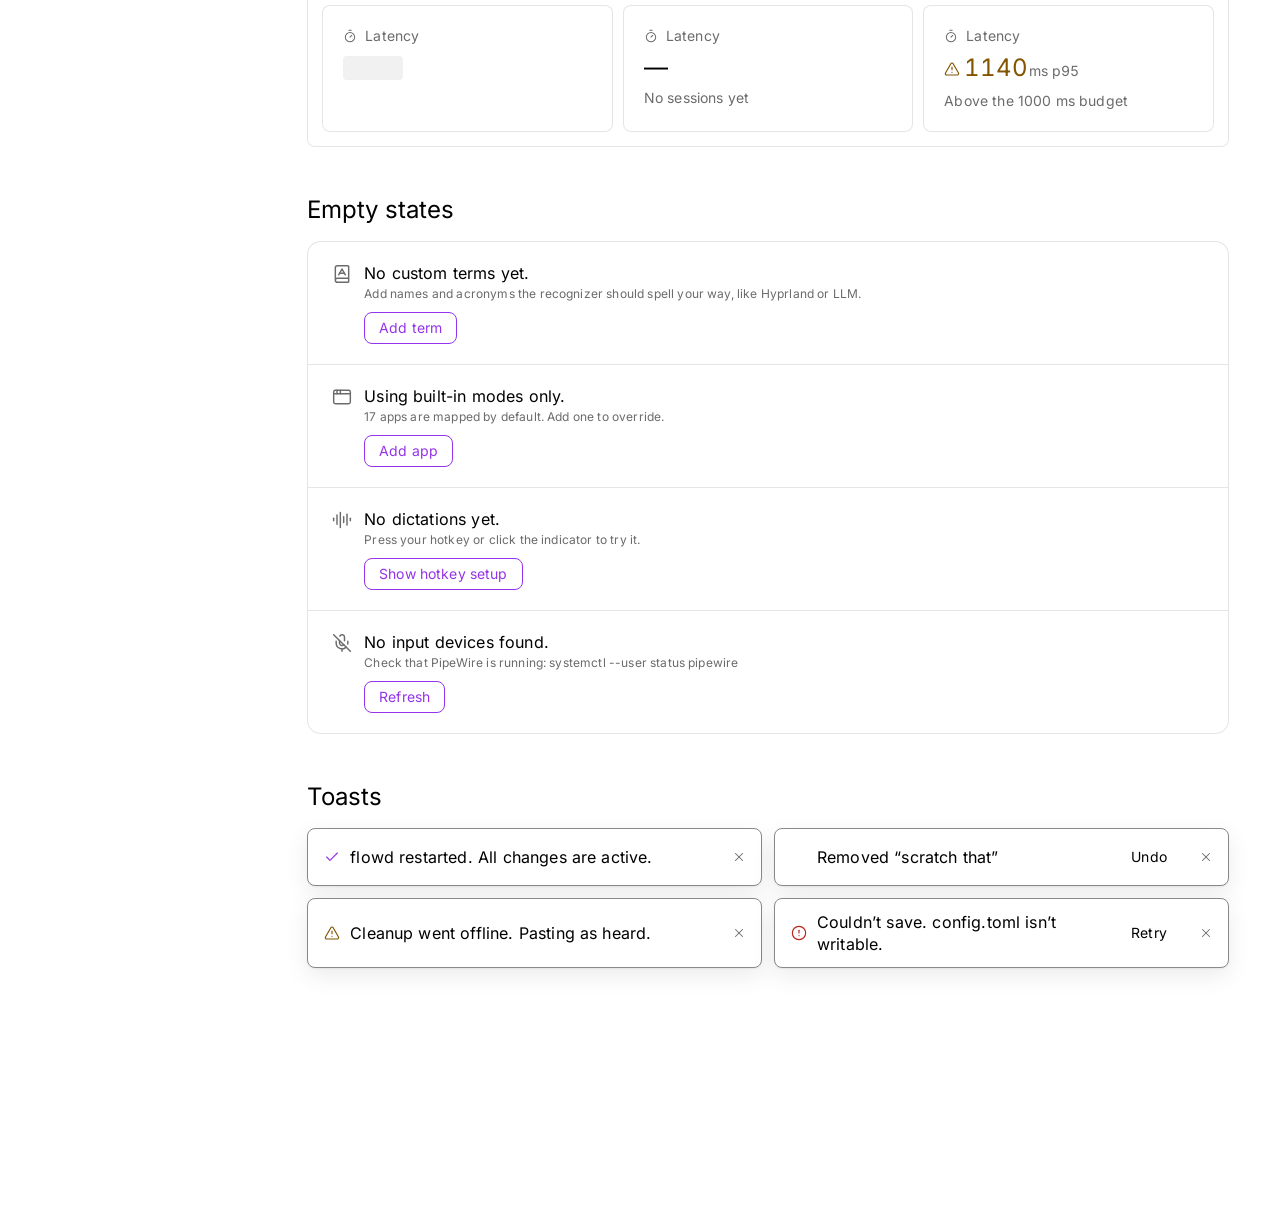
<file: docs/design/settings.html>
<!doctype html>
<html lang="en" data-theme="system">
<head>
<meta charset="utf-8">
<meta name="viewport" content="width=device-width, initial-scale=1">
<meta name="color-scheme" content="light dark">
<meta http-equiv="Content-Security-Policy" content="default-src 'self'; style-src 'self' 'unsafe-inline'; script-src 'self'; img-src 'self' data:; connect-src 'self'">
<title>flowd settings</title>
<link rel="stylesheet" href="../../flowd/web/assets/tokens.css">
<link rel="stylesheet" href="../../flowd/web/assets/overlay.css">
<link rel="stylesheet" href="../../flowd/web/assets/settings.css">
</head>
<body>
<a class="skip" href="#main">Skip to settings</a>

<header class="hdr">
  <button class="icon-btn menu-btn" id="menuBtn" aria-controls="nav" aria-expanded="false" aria-label="Sections"><i data-icon="sliders-horizontal" data-size="20"></i></button>
  <a class="brand" href="#overview"><i data-icon="audio-lines" data-size="16"></i>flowd</a>
  <ul class="status-strip" aria-label="Status">
    <li id="st-daemon"><span class="badge ok"><i data-icon="circle-check" data-size="12"></i>Running</span></li>
    <li id="st-models" title="Moonshine small-streaming-en · Parakeet TDT 0.6B v2">Speech <span class="badge ok"><i data-icon="circle-check" data-size="12"></i>Ready</span></li>
    <li id="st-cleanup">Cleanup <span class="badge ok"><i data-icon="circle-check" data-size="12"></i>Ready</span></li>
    <li class="opt" id="st-mem" title="Memory flowd is using"><i data-icon="memory-stick" data-size="14"></i><span class="tnum">1.2 GB memory</span></li>
    <li class="opt" id="st-privacy"><i data-icon="eye-off" data-size="14"></i>No audio or text kept</li>
  </ul>
  <button class="badge ok hdr-compact" id="compactStatus" aria-label="Status: all systems ok. Show details"><i data-icon="circle-check" data-size="12"></i><span>All ok</span></button>
  <span class="spacer"></span>
  <span class="save-state" id="saveState" data-s="saved" role="status"><i data-icon="check" data-size="14"></i><span class="txt">All changes saved</span></span>
  <button class="icon-btn" id="themeBtn" aria-label="Theme: System. Change theme"><i data-icon="palette" data-size="16"></i></button>
</header>

<div class="shell">
  <nav class="nav" id="nav" aria-label="Settings sections">
    <ul>
      <li><a href="#overview" aria-current="page"><i data-icon="gauge"></i><span class="txt">Overview</span></a></li>
      <li><a href="#hotkey"><i data-icon="keyboard"></i><span class="txt">Hotkey &amp; activation</span></a></li>
      <li><a href="#microphone"><i data-icon="mic"></i><span class="txt">Microphone</span></a></li>
      <li><a href="#recognition"><i data-icon="audio-lines"></i><span class="txt">Recognition</span></a></li>
      <li><a href="#cleanup" id="nav-cleanup"><i data-icon="sparkles"></i><span class="txt">Cleanup</span></a></li>
      <li><a href="#vocabulary"><i data-icon="book-a"></i><span class="txt">Vocabulary</span></a></li>
      <li><a href="#apps"><i data-icon="app-window"></i><span class="txt">Apps &amp; modes</span></a></li>
      <li><a href="#typing" id="nav-typing"><i data-icon="type"></i><span class="txt">Typing</span><span class="attn" aria-hidden="true" title="One paste method needs attention"></span><span class="sr-only">(one paste method needs attention)</span></a></li>
      <li><a href="#appearance"><i data-icon="palette"></i><span class="txt">Appearance</span></a></li>
      <li><a href="#privacy"><i data-icon="shield"></i><span class="txt">Privacy</span></a></li>
      <li><a href="#advanced"><i data-icon="sliders-horizontal"></i><span class="txt">Advanced</span></a></li>
      <li><a href="#states"><i data-icon="circle-dashed"></i><span class="txt">State gallery (mockup)</span></a></li>
    </ul>
    <p class="nav-foot">Config: <span class="mono">~/<wbr>.config/<wbr>flowd/<wbr>config.toml</span><br>Everything runs on this machine.</p>
  </nav>

  <main class="main" id="main" tabindex="-1">
    <div class="content">
      <div class="banner" id="restartBanner" hidden role="region" aria-label="Restart required">
        <i data-icon="triangle-alert" data-size="16"></i>
        <div class="bt"><b id="restartCount">1 change</b> takes effect after flowd restarts.</div>
        <div class="ba"><button class="btn sm" id="restartNow"><i data-icon="rotate-ccw" data-size="14"></i>Restart flowd</button><button class="btn ghost sm" id="restartLater">Later</button></div>
      </div>

      <!-- ============================================================ 1 OVERVIEW -->
      <section class="sec wide" id="overview" aria-labelledby="h-overview">
        <div class="sec-head">
          <div>
            <h2 id="h-overview" tabindex="-1">Your dictation</h2>
            <p class="lede" id="ovLede">What flowd has done for you, worked out on this machine from your own sessions.</p>
          </div>
          <div class="segmented" role="radiogroup" aria-label="Period" id="periodSeg">
            <button role="radio" aria-checked="false" data-v="7" tabindex="-1">7 days</button><button role="radio" aria-checked="true" data-v="30">30 days</button><button role="radio" aria-checked="false" data-v="all" tabindex="-1">All time</button>
          </div>
        </div>

        <div class="saved" aria-live="polite">
          <div class="saved-main">
            <span class="saved-k">Time saved</span>
            <span class="saved-v" id="savedV">—</span>
            <span class="saved-s" id="savedS"></span>
          </div>
          <div class="saved-chart"><div class="sc-head"><span id="scTitle">Minutes saved per day</span><span id="scPeak"></span></div><div id="savedChart"></div></div>
        </div>
        <p class="assume" id="assume">Estimate: typing the same words at <button class="inline-edit" id="wpmBtn" aria-haspopup="dialog" aria-describedby="assumeWhy"><span id="wpmV">40</span> words a minute</button>, minus the time you spent speaking. <span id="assumeWhy">Change the typing speed if yours is different.</span></p>
        <div class="wpm-pop" id="wpmPop" role="dialog" aria-label="Your typing speed" hidden>
          <label for="wpmIn" class="field-note" style="margin:0 0 6px;display:block">Your typing speed</label>
          <div style="display:flex;gap:8px;align-items:center"><div class="num"><input class="input" id="wpmIn" inputmode="numeric" value="40" data-min="5" data-max="200" data-int><span class="unit">words/min</span></div><button class="btn sm primary" id="wpmOk">Done</button></div>
          <p class="field-note">Most people type 35–45 words a minute. Fast typists reach 70 or more.</p>
        </div>

        <div class="cards three">
          <div class="card"><div class="ct"><i data-icon="timer" data-size="14"></i>Longest dictation</div><div class="cv" id="cWords">—</div><div class="cs" id="cWordsS"></div></div>
          <div class="card"><div class="ct"><i data-icon="activity" data-size="14"></i>You speak at</div><div class="cv" id="cWpm">—</div><div class="cs" id="cWpmS"></div></div>
          <div class="card"><div class="ct"><i data-icon="audio-lines" data-size="14"></i>Dictations</div><div class="cv" id="cSess">—</div><div class="cs" id="cSessS"></div></div>
        </div>

        <div class="ov-grid">
          <div class="panel">
            <h3 class="panel-t">Where you dictate</h3>
            <ul class="apps-bars" id="appsBars"></ul>
          </div>
          <div class="panel">
            <h3 class="panel-t">How it’s running</h3>
            <ul class="health" id="health"></ul>
          </div>
        </div>

        <div class="group">
          <div class="group-head"><h3>Recent dictations</h3></div>
          <div class="rows"><ul class="recent" id="recent"></ul></div>
          <p class="field-note">flowd doesn’t keep what you said. Only counts and timings are stored. You can turn on transcript logging in <a href="#privacy">Privacy</a>.</p>
        </div>

        <div class="group">
          <button class="disclosure" aria-expanded="false" aria-controls="perfBody" id="perfBtn"><span><b>Performance details</b><small>Latency percentiles and fallback rate, for troubleshooting</small></span><i data-icon="chevron-down" data-size="16"></i></button>
          <div id="perfBody" class="perf-body" hidden>
            <div class="perf-cards">
              <div><span class="k">Release → paste, median</span><span class="v tnum" id="pP50">—</span></div>
              <div><span class="k">Release → paste, slowest 5%</span><span class="v tnum" id="pP95">—</span></div>
              <div><span class="k">Cleanup fallback</span><span class="v tnum">4.2%<small> of chunks</small></span></div>
              <div><span class="k">Memory</span><span class="v tnum">1.21 GB<small> of 1.6 budget</small></span></div>
            </div>
            <div class="chart">
              <div class="chart-head">
                <h3 id="chartTitle">Release to paste, last 50 dictations</h3>
                <div class="legend" aria-hidden="true"><span><span class="sw"></span>p50</span><span><span class="sw p95"></span>p95</span><span><span class="sw bud"></span>Budget 1000 ms</span><span><span class="sw fb"></span>Used fallback</span></div>
              </div>
              <div class="chart-wrap" id="chartWrap"></div>
              <button class="link-btn" id="chartTableBtn" aria-expanded="false" aria-controls="chartTable">Show as table</button>
              <div id="chartTable" hidden></div>
            </div>
            <p class="field-note">From <span class="mono">~/.local/state/flowd/metrics.jsonl</span>. <span class="mono">flowctl stats</span> prints the same numbers per stage.</p>
          </div>
        </div>
      </section>

      <!-- ============================================================ 2 HOTKEY -->
      <section class="sec" id="hotkey" aria-labelledby="h-hotkey">
        <h2 id="h-hotkey" tabindex="-1">Hotkey &amp; activation</h2>
        <p class="lede">flowd doesn’t grab keys itself. Your compositor runs <span class="mono">flowctl</span> when you press the hotkey.</p>
        <div class="group">
          <div class="group-head"><h3>Trigger</h3><button class="link-btn" data-reset="hotkey"><i data-icon="rotate-ccw" data-size="12"></i>Reset to defaults</button></div>
          <div class="rows">
            <div class="row">
              <div class="lab"><div class="t" id="l-mode">Activation</div><div class="d" id="d-mode">Press once to start, again to stop.</div><div class="field-warn" id="kdePtt" hidden><i data-icon="triangle-alert" data-size="14"></i><span>Plasma custom shortcuts fire on press only, so push-to-talk won’t work there. Use toggle.</span></div></div>
              <div class="ctl"><div class="segmented" role="radiogroup" aria-labelledby="l-mode" aria-describedby="d-mode" data-key="hotkey.mode"><button role="radio" aria-checked="true" data-v="toggle">Toggle</button><button role="radio" aria-checked="false" data-v="ptt" tabindex="-1">Push-to-talk</button></div><span class="feedback" aria-hidden="true"></span></div>
            </div>
            <div class="row">
              <div class="lab"><div class="t" id="l-hk">Hotkey label</div><div class="d" id="d-hk">Shown in hints. The binding itself lives in your compositor config.</div></div>
              <div class="ctl"><input class="input" id="hk" value="Super+D" aria-labelledby="l-hk" aria-describedby="d-hk" data-key="ui.hotkey_label"><span class="feedback" aria-hidden="true"></span></div>
            </div>
            <div class="row">
              <div class="lab"><div class="t" id="l-deb">Debounce</div><div class="d" id="d-deb">Ignore repeat presses closer together than this.</div></div>
              <div class="ctl"><div class="num"><input class="input" inputmode="numeric" value="200" aria-labelledby="l-deb" aria-describedby="d-deb" data-key="hotkey.debounce_ms" data-min="1" data-int><span class="unit">ms</span></div><span class="feedback" aria-hidden="true"></span></div>
            </div>
          </div>
        </div>
        <div class="group">
          <div class="group-head"><h3>Indicator</h3></div>
          <div class="rows">
            <div class="row">
              <div class="lab"><div class="t" id="l-ind">Show indicator</div><div class="d" id="d-ind">The thin line at the bottom of the screen. Dictation works without it.</div></div>
              <div class="ctl"><button class="switch" role="switch" aria-checked="true" aria-labelledby="l-ind" aria-describedby="d-ind" data-key="overlay.indicator"><span class="chk"></span></button><span class="feedback" aria-hidden="true"></span></div>
            </div>
            <div class="row">
              <div class="lab"><div class="t">Indicator position</div><div class="d">Centre of eDP-1. Drag the indicator along the bottom edge to move it.</div></div>
              <div class="ctl"><button class="btn" id="resetPos"><i data-icon="rotate-ccw" data-size="14"></i>Reset position</button></div>
            </div>
          </div>
        </div>
        <div class="group">
          <div class="group-head"><h3 id="l-snip">Set up your hotkey</h3></div>
          <div class="segmented" role="radiogroup" aria-labelledby="l-snip" id="deTabs" style="margin-bottom:12px">
            <button role="radio" aria-checked="true" data-v="hyprland">Hyprland</button><button role="radio" aria-checked="false" data-v="sway" tabindex="-1">Sway</button><button role="radio" aria-checked="false" data-v="kde" tabindex="-1">KDE</button><button role="radio" aria-checked="false" data-v="gnome" tabindex="-1">GNOME</button><button role="radio" aria-checked="false" data-v="x11" tabindex="-1">X11</button>
          </div>
          <div id="snippets"></div>
        </div>
      </section>

      <!-- ============================================================ 3 MICROPHONE -->
      <section class="sec" id="microphone" aria-labelledby="h-mic">
        <h2 id="h-mic" tabindex="-1">Microphone</h2>
        <p class="lede">The mic opens when you start dictating and closes when you stop.</p>
        <div class="group">
          <div class="group-head"><h3>Input</h3><button class="link-btn" data-reset="audio"><i data-icon="rotate-ccw" data-size="12"></i>Reset to defaults</button></div>
          <div class="rows">
            <div class="row">
              <div class="lab"><div class="t" id="l-dev">Input device <span class="badge restart"><i data-icon="power" data-size="12"></i>Requires restart</span></div><div class="d">PipeWire source used for dictation.</div></div>
              <div class="ctl"><div class="lb-wrap" id="devPicker"></div><span class="feedback" aria-hidden="true"></span></div>
            </div>
            <div class="row">
              <div class="lab"><div class="t" id="l-test">Test microphone</div><div class="d">Speak normally for a few seconds. The test stops by itself after 15 s.</div></div>
              <div class="ctl" style="flex-direction:column;align-items:stretch;gap:8px">
                <button class="btn" id="micTest" aria-describedby="micCap"><i data-icon="mic" data-size="14"></i><span>Test microphone</span></button>
                <div id="micMeter" hidden>
                  <div class="meter-line"><div class="meter-track" style="flex:1;width:auto" role="meter" aria-label="Input level" aria-valuemin="-60" aria-valuemax="0" aria-valuenow="-60" id="mtr"><span class="meter-fill" id="mtrFill"></span><span class="meter-mark" style="left:40%" title="-35 dB"></span><span class="meter-mark" style="left:80%" title="-12 dB"></span></div><span class="meter-db" id="mtrDb">−60 dB</span></div>
                  <div class="meter-cap" id="micCap" aria-live="polite"></div>
                </div>
              </div>
            </div>
          </div>
        </div>
        <div class="group">
          <div class="group-head"><h3>Session</h3></div>
          <div class="rows">
            <div class="row">
              <div class="lab"><div class="t" id="l-open">Keep microphone open <span class="badge restart"><i data-icon="power" data-size="12"></i>Requires restart</span></div><div class="d" id="d-open">Keeps 300 ms of audio before you press the key, so your first syllable is never cut. The mic stays open while idle, and your system’s mic indicator will stay on.</div></div>
              <div class="ctl"><button class="switch" role="switch" aria-checked="false" aria-labelledby="l-open" aria-describedby="d-open" data-key="audio.always_open" data-restart><span class="chk"></span></button><span class="feedback" aria-hidden="true"></span></div>
            </div>
            <div class="row">
              <div class="lab"><div class="t" id="l-max">Max session length <span class="badge restart"><i data-icon="power" data-size="12"></i>Requires restart</span></div><div class="d" id="d-max">Dictation stops and pastes when it reaches this (currently 5 min).</div></div>
              <div class="ctl"><div class="num"><input class="input" inputmode="numeric" value="300" aria-labelledby="l-max" aria-describedby="d-max" data-key="audio.max_session_s" data-min="1" data-int data-restart><span class="unit">s</span></div><span class="feedback" aria-hidden="true"></span></div>
            </div>
          </div>
        </div>
      </section>

      <!-- ============================================================ 4 RECOGNITION -->
      <section class="sec" id="recognition" aria-labelledby="h-rec">
        <h2 id="h-rec" tabindex="-1">Recognition</h2>
        <p class="lede">Two local models: a fast one for the live preview, and a more accurate one for the text that gets pasted.</p>
        <div class="group">
          <div class="group-head"><h3>Models</h3><button class="link-btn" data-reset="stt"><i data-icon="rotate-ccw" data-size="12"></i>Reset to defaults</button></div>
          <div class="rows">
            <div class="row">
              <div class="lab"><div class="t" id="l-pm">Preview model <span class="badge restart"><i data-icon="power" data-size="12"></i>Requires restart</span></div><div class="d">Drives the words you see while speaking.</div></div>
              <div class="ctl"><span class="select-wrap"><select class="input" aria-labelledby="l-pm" data-key="stt.model" data-restart><option value="small-streaming-en" selected>Moonshine small streaming (default)</option><option value="medium-streaming-en">Moonshine medium streaming (+190 MB)</option></select><i data-icon="chevron-down" data-size="14"></i></span><span class="feedback" aria-hidden="true"></span></div>
            </div>
            <div class="row">
              <div class="lab"><div class="t" id="l-fm">Final transcript model <span class="badge restart"><i data-icon="power" data-size="12"></i>Requires restart</span></div><div class="d">Better accuracy on the pasted text. Adds about 1 GB of memory.</div></div>
              <div class="ctl"><span class="select-wrap"><select class="input" aria-labelledby="l-fm" data-key="stt.final_model" data-restart><option value="parakeet-tdt-0.6b-v2-int8" selected>Parakeet TDT 0.6B v2 (default)</option><option value="">None: paste the preview model’s text</option></select><i data-icon="chevron-down" data-size="14"></i></span><span class="feedback" aria-hidden="true"></span></div>
            </div>
          </div>
        </div>
        <div class="group">
          <div class="group-head"><h3>Timing</h3><button class="link-btn" data-reset="vad"><i data-icon="rotate-ccw" data-size="12"></i>Reset to defaults</button></div>
          <div class="rows">
            <div class="row">
              <div class="lab"><div class="t" id="l-sil">Pause before a phrase is committed <span class="badge restart"><i data-icon="power" data-size="12"></i>Requires restart</span></div><div class="d" id="d-sil">Shorter commits sooner; too short splits phrases mid-thought.</div></div>
              <div class="ctl"><div class="slider" data-slider="350" data-min="150" data-max="1500" data-step="50" data-unit="ms" data-default="350" data-warn-above="1000" data-warn="Above 1000 ms the preview may feel sluggish." data-label="l-sil" data-desc="d-sil" data-key="vad.commit_silence_ms" data-restart></div><span class="feedback" aria-hidden="true"></span></div>
            </div>
            <div class="row">
              <div class="lab"><div class="t" id="l-tail">Trailing audio kept <span class="badge restart"><i data-icon="power" data-size="12"></i>Requires restart</span></div><div class="d" id="d-tail">Extra audio after you stop, so the last word isn’t clipped.</div></div>
              <div class="ctl"><div class="slider" data-slider="150" data-min="0" data-max="500" data-step="10" data-unit="ms" data-default="150" data-label="l-tail" data-desc="d-tail" data-key="vad.tail_ms" data-restart></div><span class="feedback" aria-hidden="true"></span></div>
            </div>
          </div>
          <p class="field-note">Voice-detection sensitivity isn’t adjustable with the current recognizer, which does its own segmentation (ADR 0002). It’s listed read-only under Advanced.</p>
        </div>
      </section>

      <!-- ============================================================ 5 CLEANUP -->
      <section class="sec" id="cleanup" aria-labelledby="h-clean">
        <h2 id="h-clean" tabindex="-1">Cleanup <span class="badge ok" id="cleanBadge"><i data-icon="circle-check" data-size="12"></i>Ready</span></h2>
        <p class="lede">A small local language model fixes punctuation, filler words and self-corrections. If it’s slow or offline, flowd pastes what it heard instead.</p>
        <div class="group">
          <div class="group-head"><h3>Model</h3></div>
          <div class="rows">
            <div class="row">
              <div class="lab"><div class="t" id="l-cl">Clean up text with the local model</div><div class="d" id="d-cl">Off pastes the recognizer’s text with basic punctuation only.</div></div>
              <div class="ctl"><button class="switch" role="switch" aria-checked="true" aria-labelledby="l-cl" aria-describedby="d-cl" data-key="llm.enabled"><span class="chk"></span></button><span class="feedback" aria-hidden="true"></span></div>
            </div>
            <div class="row" id="modelRow">
              <div class="lab"><div class="t">Model status</div><div class="d"><span class="mono">LFM2.5-350M Q4_0</span> on <span class="mono">127.0.0.1:8177</span> · checked <span id="hcAgo">12 s</span> ago</div><div id="offlineHelp" hidden></div></div>
              <div class="ctl"><button class="btn" id="checkNow">Check now</button></div>
            </div>
          </div>
        </div>
        <div class="group">
          <div class="group-head"><h3>Timeouts</h3><button class="link-btn" data-reset="llm"><i data-icon="rotate-ccw" data-size="12"></i>Reset to defaults</button></div>
          <div class="rows">
            <div class="row">
              <div class="lab"><div class="t" id="l-ct">Chunk timeout</div><div class="d" id="d-ct">Per request while you’re still speaking.</div></div>
              <div class="ctl"><div class="num"><input class="input" inputmode="numeric" value="2000" aria-labelledby="l-ct" aria-describedby="d-ct" data-key="llm.timeout_ms" data-min="1" data-int><span class="unit">ms</span></div><span class="feedback" aria-hidden="true"></span></div>
            </div>
            <div class="row">
              <div class="lab"><div class="t" id="l-ft">Final timeout</div><div class="d" id="d-ft">The most flowd waits after you stop before pasting as heard.</div></div>
              <div class="ctl"><div class="num"><input class="input" inputmode="numeric" value="800" aria-labelledby="l-ft" aria-describedby="d-ft" data-key="llm.final_timeout_ms" data-min="1" data-int><span class="unit">ms</span></div><span class="feedback" aria-hidden="true"></span></div>
            </div>
          </div>
        </div>
        <div class="group">
          <div class="group-head"><h3 id="l-cues">Correction phrases</h3><button class="link-btn" data-reset="cues"><i data-icon="rotate-ccw" data-size="12"></i>Reset to defaults</button></div>
          <div class="rows"><div class="row stack">
            <div class="lab"><div class="d" id="d-cues">Saying one of these tells cleanup to replace what came just before: “Friday, no wait, Thursday” becomes “Thursday”.</div></div>
            <div class="ctl"><div class="tags" data-tags="cues" data-label="l-cues" data-desc="d-cues" data-placeholder="Add a phrase…"></div></div>
          </div></div>
        </div>
      </section>

      <!-- ============================================================ 6 VOCABULARY -->
      <section class="sec" id="vocabulary" aria-labelledby="h-voc">
        <h2 id="h-voc" tabindex="-1">Vocabulary</h2>
        <p class="lede">Stored in <span class="mono">~/.config/flowd/vocab.toml</span>. Changes apply to the next dictation.</p>
        <div class="group">
          <div class="group-head"><h3 id="l-terms">Terms</h3></div>
          <div class="rows"><div class="row stack">
            <div class="lab"><div class="d" id="d-terms">Spelled exactly like this, and the recognizer is nudged toward them. Good for names and acronyms.</div></div>
            <div class="ctl" style="flex-direction:column;align-items:stretch"><div class="tags" data-tags="terms" data-mono data-label="l-terms" data-desc="d-terms" data-placeholder="Add a term…" data-nocomma></div></div>
          </div></div>
        </div>
        <div class="group">
          <div class="group-head"><h3 id="l-rep">Replacements</h3></div>
          <div class="rows" id="repTable"></div>
          <p class="field-note">Matched anywhere and ignoring case, so only add phrases you’d never mean literally.</p>
          <div class="rows" style="margin-top:12px"><div class="row stack">
            <div class="lab"><div class="t" id="l-try">Try it</div><div class="d">Type what you’d say. The result uses your terms and replacements.</div></div>
            <div class="ctl" style="flex-direction:column;align-items:stretch"><input class="input" id="tryIn" aria-labelledby="l-try" value="i pushed the fix to hyper land and pipe wire" autocomplete="off"><div class="field-note" aria-live="polite">→ <span id="tryOut"></span></div></div>
          </div></div>
        </div>
      </section>

      <!-- ============================================================ 7 APPS -->
      <section class="sec" id="apps" aria-labelledby="h-apps">
        <h2 id="h-apps" tabindex="-1">Apps &amp; modes</h2>
        <p class="lede">The mode shapes how cleanup writes. flowd picks it from the app you’re dictating into.</p>
        <dl class="modes-dl">
          <dt><i data-icon="file-text" data-size="14"></i>Default</dt><dd>Plain prose with sentence case and punctuation.</dd>
          <dt><i data-icon="code" data-size="14"></i>Code</dt><dd>Keeps identifiers and symbols, doesn’t add a closing period.</dd>
          <dt><i data-icon="message-square" data-size="14"></i>Chat</dt><dd>Casual. Short sentences, no forced capitals.</dd>
          <dt><i data-icon="mail" data-size="14"></i>Email</dt><dd>Complete sentences and paragraphs.</dd>
        </dl>
        <div class="group">
          <div class="group-head"><h3 id="l-appt">App → mode</h3><button class="btn sm" id="detectApp"><i data-icon="app-window" data-size="14"></i><span>Detect focused app</span></button></div>
          <div class="kv-filter"><i data-icon="search" data-size="14"></i><input class="input" id="appFilter" placeholder="Filter apps" aria-label="Filter apps"><kbd aria-hidden="true">/</kbd></div>
          <div class="rows" id="appTable"></div>
        </div>
        <div class="group">
          <div class="group-head"><h3 id="l-term">Terminal apps</h3><button class="link-btn" data-reset="terms"><i data-icon="rotate-ccw" data-size="12"></i>Reset to defaults</button></div>
          <div class="rows"><div class="row stack">
            <div class="lab"><div class="d" id="d-term">Terminals get Code mode and paste with Ctrl+Shift+V.</div></div>
            <div class="ctl"><div class="tags" data-tags="terminals" data-mono data-label="l-term" data-desc="d-term" data-placeholder="Add an app id…"></div></div>
          </div></div>
        </div>
      </section>

      <!-- ============================================================ 8 TYPING -->
      <section class="sec" id="typing" aria-labelledby="h-typ">
        <h2 id="h-typ" tabindex="-1">Typing</h2>
        <p class="lede">flowd tries each paste method in order and uses the first one that works.</p>
        <div class="group">
          <div class="group-head"><h3 id="l-order">Paste method order</h3><button class="link-btn" data-reset="order"><i data-icon="rotate-ccw" data-size="12"></i>Reset to defaults</button></div>
          <p class="sr-only" id="d-order">To reorder with the keyboard, focus a handle, press Space to pick it up, use the arrow keys to move it, and Space to drop.</p>
          <div class="rows"><ul class="reorder" id="order" aria-labelledby="l-order" aria-describedby="d-order"></ul></div>
          <div class="banner inline" id="ydoBanner"><i data-icon="triangle-alert" data-size="16"></i><div class="bt"><b>ydotool is installed but ydotoold isn’t running.</b> It’ll be skipped until you start it.</div><div class="ba"><button class="copy" data-copy="systemctl --user enable --now ydotoold"><i data-icon="copy" data-size="14"></i><span>Copy command</span></button></div></div>
        </div>
        <div class="group">
          <div class="group-head"><h3>Clipboard</h3></div>
          <div class="rows">
            <div class="row">
              <div class="lab"><div class="t" id="l-rd">Clipboard restore delay</div><div class="d" id="d-rd">How long before your previous clipboard is put back.</div></div>
              <div class="ctl"><div class="num"><input class="input" inputmode="numeric" value="150" aria-labelledby="l-rd" aria-describedby="d-rd" data-key="inject.restore_delay_ms" data-min="1" data-int><span class="unit">ms</span></div><span class="feedback" aria-hidden="true"></span></div>
            </div>
          </div>
        </div>
      </section>

      <!-- ============================================================ 9 APPEARANCE -->
      <section class="sec" id="appearance" aria-labelledby="h-app">
        <h2 id="h-app" tabindex="-1">Appearance</h2>
        <p class="lede">Applies to this page, the indicator and the preview popup.</p>
        <div class="with-aside">
          <div>
            <div class="group">
              <div class="group-head"><h3>Theme</h3></div>
              <div class="rows">
                <div class="row">
                  <div class="lab"><div class="t" id="l-th">Theme</div><div class="d">System follows your desktop’s light or dark setting.</div></div>
                  <div class="ctl"><div class="segmented" role="radiogroup" aria-labelledby="l-th" id="themeSeg" data-key="ui.theme"><button role="radio" aria-checked="true" data-v="system">System</button><button role="radio" aria-checked="false" data-v="light" tabindex="-1">Light</button><button role="radio" aria-checked="false" data-v="dark" tabindex="-1">Dark</button></div><span class="feedback" aria-hidden="true"></span></div>
                </div>
              </div>
            </div>
            <div class="group">
              <div class="group-head"><h3>Preview popup</h3><button class="link-btn" data-reset="overlay"><i data-icon="rotate-ccw" data-size="12"></i>Reset to defaults</button></div>
              <div class="rows">
                <div class="row">
                  <div class="lab"><div class="t" id="l-lines">Lines <span class="badge restart"><i data-icon="power" data-size="12"></i>Restarts preview</span></div><div class="d" id="d-lines">Older text scrolls away above this.</div></div>
                  <div class="ctl"><div class="slider" data-slider="4" data-min="1" data-max="6" data-step="1" data-unit="lines" data-default="4" data-label="l-lines" data-desc="d-lines" data-key="overlay.max_lines" id="linesSlider"></div><span class="feedback" aria-hidden="true"></span></div>
                </div>
                <div class="row">
                  <div class="lab"><div class="t" id="l-fade">Fade after paste <span class="badge restart"><i data-icon="power" data-size="12"></i>Restarts preview</span></div><div class="d" id="d-fade">How long the pasted confirmation stays.</div></div>
                  <div class="ctl"><div class="slider" data-slider="1000" data-min="300" data-max="3000" data-step="100" data-unit="ms" data-default="1000" data-label="l-fade" data-desc="d-fade" data-key="overlay.fade_ms" id="fadeSlider"></div><span class="feedback" aria-hidden="true"></span></div>
                </div>
                <div class="row">
                  <div class="lab"><div class="t" id="l-foot">Show mode and app</div><div class="d" id="d-foot">Footer under the text. Status messages show regardless.</div></div>
                  <div class="ctl"><button class="switch" role="switch" aria-checked="true" aria-labelledby="l-foot" aria-describedby="d-foot" data-key="overlay.footer" id="footSwitch"><span class="chk"></span></button><span class="feedback" aria-hidden="true"></span></div>
                </div>
                <div class="row">
                  <div class="lab"><div class="t" id="l-notif">Desktop notification when finished</div><div class="d" id="d-notif">For when you don’t watch the popup. Errors always notify.</div></div>
                  <div class="ctl"><button class="switch" role="switch" aria-checked="false" aria-labelledby="l-notif" aria-describedby="d-notif" data-key="overlay.notify"><span class="chk"></span></button><span class="feedback" aria-hidden="true"></span></div>
                </div>
              </div>
            </div>
          </div>
          <aside class="aside-preview" aria-label="Live preview">
            <div class="ph"><h3>Preview</h3>
              <div class="segmented" role="radiogroup" aria-label="Preview wallpaper" id="wallSeg"><button role="radio" aria-checked="false" data-v="light" tabindex="-1">Light</button><button role="radio" aria-checked="true" data-v="dark">Dark</button><button role="radio" aria-checked="false" data-v="busy" tabindex="-1">Busy</button></div>
            </div>
            <div class="fl-stage fl-blur" data-wall="dark" id="pvStage" aria-hidden="true"><div class="fl-dock"><div class="popup" id="pvPopup" hidden></div><div class="pill" id="pvPill" data-state="idle"></div></div></div>
            <div class="pc"><button class="btn sm" id="pvPlay"><i data-icon="audio-lines" data-size="14"></i>Play</button><span class="field-note" style="margin:0" id="pvState" aria-live="polite"></span></div>
          </aside>
        </div>
      </section>

      <!-- ============================================================ 10 PRIVACY -->
      <section class="sec" id="privacy" aria-labelledby="h-priv">
        <h2 id="h-priv" tabindex="-1">Privacy</h2>
        <div class="statement">
          <i data-icon="lock" data-size="20"></i>
          <div><b>Nothing leaves this machine.</b><p>Speech recognition and cleanup run locally. flowd makes no network requests, has no accounts and sends no telemetry. The cleanup server has to be on 127.0.0.1; any other address is rejected.</p></div>
        </div>
        <div class="group" style="margin-top:24px">
          <div class="group-head"><h3>Stored data</h3></div>
          <div class="rows">
            <div class="row stack" id="recRow">
              <div class="row-inner">
                <div class="lab"><div class="t" id="l-recs">Save recordings</div><div class="d" id="d-recs">Keeps each dictation’s audio and transcript, for testing the recognizer on your voice.</div></div>
                <div class="ctl"><button class="switch" role="switch" aria-checked="false" aria-labelledby="l-recs" aria-describedby="d-recs" data-key="logging.recordings" id="recSwitch" aria-controls="recMore"><span class="chk"></span></button><span class="feedback" aria-hidden="true"></span></div>
              </div>
              <div id="recMore" hidden>
                <label class="field-note" for="recDir" style="display:block;margin:0 0 6px">Folder</label>
                <input class="input" id="recDir" value="~/flowd-recordings" style="width:100%;max-width:360px;font-family:var(--font-mono);font-size:.8125rem" data-key="logging.recordings_dir">
                <div class="banner inline"><i data-icon="triangle-alert" data-size="16"></i><div class="bt">Every dictation’s audio and transcript will be saved as WAV and text in this folder until you turn this off.</div></div>
              </div>
            </div>
            <div class="row stack" id="logRow">
              <div class="row-inner">
                <div class="lab"><div class="t" id="l-logt">Log transcripts</div><div class="d" id="d-logt">Adds your dictated text to the journal and the metrics log. Useful when debugging.</div></div>
                <div class="ctl"><button class="switch" role="switch" aria-checked="false" aria-labelledby="l-logt" aria-describedby="d-logt" data-key="logging.log_transcripts" id="logSwitch" aria-controls="logMore"><span class="chk"></span></button><span class="feedback" aria-hidden="true"></span></div>
              </div>
              <div id="logMore" hidden><div class="banner inline"><i data-icon="triangle-alert" data-size="16"></i><div class="bt">Your dictated text will be written to the journal and <span class="mono">metrics.jsonl</span>. Anyone who can read your logs can read it.</div></div></div>
            </div>
          </div>
        </div>
      </section>

      <!-- ============================================================ 11 ADVANCED -->
      <section class="sec" id="advanced" aria-labelledby="h-adv">
        <h2 id="h-adv" tabindex="-1">Advanced</h2>
        <p class="lede">Tuning for the pipeline. The defaults were measured on real sessions; change them one at a time.</p>
        <button class="disclosure" aria-expanded="false" aria-controls="advBody" id="advBtn"><span>Show advanced settings</span><i data-icon="chevron-down" data-size="16"></i></button>
        <div id="advBody" class="adv-body" hidden>
          <div class="group">
            <div class="group-head"><h3>Guardrails</h3><button class="link-btn" data-reset="guardrails"><i data-icon="rotate-ccw" data-size="12"></i>Reset to defaults</button></div>
            <div class="rows">
              <div class="row"><div class="lab"><div class="t" id="l-lrmin">Min length ratio</div><div class="d">Cleanup output shorter than this × input is rejected.</div></div><div class="ctl"><div class="num"><input class="input" id="lrmin" value="0.6" inputmode="decimal" aria-labelledby="l-lrmin" data-key="guardrails.len_ratio_min" data-min="0.01" data-pair="lrmax" data-pair-role="min"><span class="unit">×</span></div><span class="feedback" aria-hidden="true"></span></div></div>
              <div class="row"><div class="lab"><div class="t" id="l-lrmax">Max length ratio</div><div class="d">Longer than this × input is rejected.</div></div><div class="ctl"><div class="num"><input class="input" id="lrmax" value="1.3" inputmode="decimal" aria-labelledby="l-lrmax" data-key="guardrails.len_ratio_max" data-min="0.01" data-pair="lrmin" data-pair-role="max"><span class="unit">×</span></div><span class="feedback" aria-hidden="true"></span></div></div>
              <div class="row"><div class="lab"><div class="t" id="l-nov">Max new words</div><div class="d">Share of words not in the input before output is rejected.</div></div><div class="ctl"><div class="num"><input class="input" value="20" inputmode="numeric" aria-labelledby="l-nov" data-key="guardrails.novel_word_max" data-min="0" data-max="100"><span class="unit">%</span></div><span class="feedback" aria-hidden="true"></span></div></div>
            </div>
          </div>
          <div class="group">
            <div class="group-head"><h3>Chunking</h3><button class="link-btn" data-reset="chunking"><i data-icon="rotate-ccw" data-size="12"></i>Reset to defaults</button></div>
            <div class="rows">
              <div class="row"><div class="lab"><div class="t" id="l-cmin">Min chunk</div></div><div class="ctl"><div class="num"><input class="input" id="cmin" value="5" inputmode="numeric" aria-labelledby="l-cmin" data-key="chunking.min_chunk_words" data-min="1" data-int data-pair="cmax" data-pair-role="min"><span class="unit">words</span></div><span class="feedback" aria-hidden="true"></span></div></div>
              <div class="row"><div class="lab"><div class="t" id="l-cmax">Max chunk</div></div><div class="ctl"><div class="num"><input class="input" id="cmax" value="25" inputmode="numeric" aria-labelledby="l-cmax" data-key="chunking.max_chunk_words" data-min="1" data-int data-pair="cmin" data-pair-role="max"><span class="unit">words</span></div><span class="feedback" aria-hidden="true"></span></div></div>
              <div class="row"><div class="lab"><div class="t" id="l-ctx">Context sentences</div><div class="d">Earlier sentences sent with each chunk.</div></div><div class="ctl"><div class="num"><input class="input" value="2" inputmode="numeric" aria-labelledby="l-ctx" data-key="chunking.context_sentences" data-min="1" data-int><span class="unit">sent.</span></div><span class="feedback" aria-hidden="true"></span></div></div>
            </div>
          </div>
          <div class="group">
            <div class="group-head"><h3>Cleanup server</h3><button class="link-btn" data-reset="llmsrv"><i data-icon="rotate-ccw" data-size="12"></i>Reset to defaults</button></div>
            <div class="rows">
              <div class="row"><div class="lab"><div class="t" id="l-url">Server URL</div><div class="d">Must be on this machine.</div></div><div class="ctl" style="flex-direction:column;align-items:flex-end"><input class="input" id="llmUrl" value="http://127.0.0.1:8177" style="width:240px;font-family:var(--font-mono);font-size:.8125rem" aria-labelledby="l-url" data-key="llm.url" data-loopback><span class="feedback" aria-hidden="true"></span></div></div>
              <div class="row"><div class="lab"><div class="t" id="l-ctxt">Context tokens</div><div class="d">Must match llama-server’s <span class="mono">-c</span>.</div></div><div class="ctl"><div class="num"><input class="input" value="1024" inputmode="numeric" aria-labelledby="l-ctxt" data-key="llm.context_tokens" data-min="1" data-int><span class="unit">tok</span></div><span class="feedback" aria-hidden="true"></span></div></div>
            </div>
          </div>
          <div class="group">
            <div class="group-head"><h3>Recognition internals</h3></div>
            <div class="rows">
              <div class="row"><div class="lab"><div class="t" id="l-lag">Lag allowance <span class="badge restart"><i data-icon="power" data-size="12"></i>Requires restart</span></div><div class="d">How far transcription may trail the audio before a gap counts as silence.</div></div><div class="ctl"><div class="num"><input class="input" value="900" inputmode="numeric" aria-labelledby="l-lag" data-key="vad.lag_allowance_ms" data-min="1" data-int data-restart><span class="unit">ms</span></div><span class="feedback" aria-hidden="true"></span></div></div>
              <div class="row" aria-disabled="true"><div class="lab"><div class="t" id="l-thr">Voice-detection threshold <span class="badge neutral"><i data-icon="circle-dashed" data-size="12"></i>Not used</span></div><div class="d">The current recognizer segments speech itself (ADR 0002), so this has no effect.</div></div><div class="ctl"><div class="num"><input class="input" value="0.5" aria-labelledby="l-thr" readonly aria-readonly="true" style="color:var(--text-2)"><span class="unit">×</span></div></div></div>
            </div>
          </div>
          <div class="group">
            <div class="group-head"><h3>Logging</h3></div>
            <div class="rows">
              <div class="row"><div class="lab"><div class="t" id="l-ll">Log level <span class="badge restart"><i data-icon="power" data-size="12"></i>Requires restart</span></div><div class="d" id="d-ll">Written to the journal: <span class="mono">journalctl --user -u flowd</span></div><div class="field-warn" id="dbgWarn" hidden><i data-icon="triangle-alert" data-size="14"></i><span>Debug logs include transcript text.</span></div></div><div class="ctl"><span class="select-wrap"><select class="input" id="logLevel" aria-labelledby="l-ll" aria-describedby="d-ll" data-key="logging.level" data-restart><option>debug</option><option selected>info</option><option>warning</option><option>error</option></select><i data-icon="chevron-down" data-size="14"></i></span><span class="feedback" aria-hidden="true"></span></div></div>
            </div>
          </div>
          <div class="group danger-zone">
            <div class="group-head"><h3>Reset</h3></div>
            <div class="rows"><div class="row"><div class="lab"><div class="t">Reset all settings</div><div class="d">Rewrites <span class="mono">~/.config/flowd/config.toml</span> with defaults. A backup is kept as <span class="mono">config.toml.bak</span>.</div></div><div class="ctl"><button class="btn" id="resetAll" style="color:var(--danger)">Reset all…</button></div></div></div>
          </div>
        </div>
      </section>

      <!-- ============================================================ STATE GALLERY (mockup only) -->
      <section class="sec" id="states" aria-labelledby="h-states">
        <h2 id="h-states" tabindex="-1">State gallery</h2>
        <p class="lede">Mockup only, not part of the product. Every component state in one place, plus switches to put the page into degraded states.</p>
        <div class="group">
          <div class="group-head"><h3>Simulate</h3></div>
          <div class="gallery">
            <div class="cell"><span class="gl">Cleanup model</span><div class="gv"><button class="btn sm" id="simCleanup">Take cleanup offline</button></div></div>
            <div class="cell"><span class="gl">Daemon</span><div class="gv"><button class="btn sm" id="simDaemon">Stop daemon</button></div></div>
            <div class="cell"><span class="gl">Save</span><div class="gv"><button class="btn sm" id="simSaveErr">Fail next save</button></div></div>
            <div class="cell"><span class="gl">Config</span><div class="gv"><button class="btn sm" id="simConflict">Edited on disk</button></div></div>
          </div>
        </div>
        <div class="group"><div class="group-head"><h3>Controls</h3></div><div class="gallery" id="gallery"></div></div>
        <div class="group"><div class="group-head"><h3>Empty states</h3></div><div class="rows" id="empties"></div></div>
        <div class="group"><div class="group-head"><h3>Toasts</h3></div><div class="gallery" id="toastGallery"></div></div>
      </section>
    </div>
  </main>
</div>
<div class="scrim" id="scrim" hidden></div>
<div class="toasts" id="toasts" aria-live="polite"></div>
<div class="sr-only" id="announce" aria-live="polite"></div>
<div class="sr-only" id="alert" role="alert"></div>

<dialog id="resetDlg" aria-labelledby="rdT" aria-describedby="rdD">
  <h2 id="rdT">Reset all settings?</h2>
  <p id="rdD">This rewrites <span class="mono">~/.config/flowd/config.toml</span> with the defaults. Your current file is kept as <span class="mono">config.toml.bak</span>. Vocabulary isn’t touched.</p>
  <div class="acts"><button class="btn" value="cancel" id="rdCancel" autofocus>Cancel</button><button class="btn danger" id="rdOk">Reset all</button></div>
</dialog>

<script src="../../flowd/web/assets/icons.js"></script>
<script src="../../flowd/web/assets/settings.js"></script>
<script src="settings-gallery.js"></script>
</body>
</html>
</file>
<file: flowd/web/assets/tokens.css>
/* flowd design tokens (docs/design/design.md).
   Keep in sync with docs/design/design.md. */
@font-face { font-family: "Inter"; src: url("fonts/inter-latin-wght-normal.woff2") format("woff2"); font-weight: 100 900; font-style: normal; font-display: swap; }
@font-face { font-family: "Inter"; src: url("fonts/inter-latin-wght-italic.woff2") format("woff2"); font-weight: 100 900; font-style: italic; font-display: swap; }
@font-face { font-family: "JetBrains Mono"; src: url("fonts/jetbrains-mono-latin-wght-normal.woff2") format("woff2"); font-weight: 100 800; font-style: normal; font-display: swap; }

/* Light: white canvas, black text, light gray alt surface, violet the only accent. */
:root, [data-theme="light"] {
  color-scheme: light;
  --bg: #ffffff; --surface: #ffffff; --raised: #ffffff; --sunken: #f1f1f1; --hover: #f6f6f6;
  --border: rgba(0, 0, 0, .10); --border-strong: #8a8989;
  --text: #000000; --text-2: #6c6b6b; --text-3: #6c6b6b;
  --brand: #b154f9;                 /* violet: fills, rings, indicators (3:1 non-text) */
  --primary: #9333ea;               /* violet, text-safe: links, active labels, focus (5.4:1) */
  --on-primary: #ffffff; --primary-soft: #f5edfe;
  --live: #8b2fd9; --record: #c42f2a; --record-fill: #c42f2a;
  --warn: #835500; --warn-soft: #fbf0da; --danger: #b8261f; --danger-soft: #fbe8e6; --on-danger: #ffffff;
  --glass: rgba(255, 255, 255, 0.94); --glass-edge: inset 0 0 0 1px rgba(0, 0, 0, 0.10);
  --shadow-sm: none; --shadow-md: none;
  /* Flat on the page. Only surfaces floating over other apps get a whisper of lift. */
  --shadow-float: 0 1px 2px rgba(0, 0, 0, .06), 0 8px 24px rgba(0, 0, 0, .08);
  --shadow-lg: var(--shadow-float);
}
/* Dark: the Charcoal family. Violet is lifted so it still reads on near-black. */
[data-theme="dark"] {
  color-scheme: dark;
  --bg: #111111; --surface: #171717; --raised: #1f1f1f; --sunken: #0b0b0b; --hover: #222222;
  --border: rgba(255, 255, 255, .10); --border-strong: #6e6d6d;
  --text: #ffffff; --text-2: #a3a3a3; --text-3: #a3a3a3;
  --brand: #b154f9; --primary: #c98bfb; --on-primary: #000000; --primary-soft: #2a1840;
  --live: #c98bfb; --record: #ff6b66; --record-fill: #d03b36;
  --warn: #f2b34c; --warn-soft: #2d2412; --danger: #ff7470; --danger-soft: #341b1a; --on-danger: #000000;
  --glass: rgba(23, 23, 23, 0.88); --glass-edge: inset 0 0 0 1px rgba(255, 255, 255, 0.10), 0 0 0 1px rgba(0, 0, 0, .5);
  --shadow-sm: none; --shadow-md: none;
  --shadow-float: 0 1px 2px rgba(0, 0, 0, .4), 0 8px 24px rgba(0, 0, 0, .5);
  --shadow-lg: var(--shadow-float);
}
@media (prefers-color-scheme: dark) {
  [data-theme="system"] {
    color-scheme: dark;
    --bg: #111111; --surface: #171717; --raised: #1f1f1f; --sunken: #0b0b0b; --hover: #222222;
    --border: rgba(255, 255, 255, .10); --border-strong: #6e6d6d;
    --text: #ffffff; --text-2: #a3a3a3; --text-3: #a3a3a3;
    --brand: #b154f9; --primary: #c98bfb; --on-primary: #000000; --primary-soft: #2a1840;
    --live: #c98bfb; --record: #ff6b66; --record-fill: #d03b36;
    --warn: #f2b34c; --warn-soft: #2d2412; --danger: #ff7470; --danger-soft: #341b1a; --on-danger: #000000;
    --glass: rgba(23, 23, 23, 0.88); --glass-edge: inset 0 0 0 1px rgba(255, 255, 255, 0.10), 0 0 0 1px rgba(0, 0, 0, .5);
    --shadow-sm: none; --shadow-md: none;
    --shadow-float: 0 1px 2px rgba(0, 0, 0, .4), 0 8px 24px rgba(0, 0, 0, .5);
    --shadow-lg: var(--shadow-float);
  }
}
:root {
  --idle-fill: #171717;
  --font-sans: "Inter", "InterVariable", system-ui, "Cantarell", "Noto Sans", sans-serif;
  --font-mono: "JetBrains Mono", ui-monospace, "Cascadia Code", "Source Code Pro", monospace;
  /* Radii: 8 for controls and cards, 14 for large containers, 30 for hero panels. */
  --r-xs: 4px; --r-sm: 6px; --r-md: 8px; --r-lg: 8px; --r-xl: 14px; --r-hero: 30px; --r-pill: 999px;
  --s-1: 4px; --s-2: 8px; --s-3: 12px; --s-4: 16px; --s-5: 20px; --s-6: 24px; --s-8: 32px; --s-10: 40px; --s-12: 48px; --s-24: 96px;
  --dur-instant: 80ms; --dur-fast: 120ms; --dur-base: 160ms; --dur-slow: 200ms; --dur-fade-out: 240ms;
  --ease-standard: cubic-bezier(0.2, 0, 0, 1); --ease-enter: cubic-bezier(0.05, 0.7, 0.1, 1); --ease-exit: cubic-bezier(0.3, 0, 0.8, 0.15);
  --ctl-h: 40px;
}
@media (prefers-contrast: more) {
  :root { --glass: var(--surface); --border: var(--border-strong); }
}
@media (prefers-reduced-motion: reduce) {
  :root { --dur-fast: 0ms; --dur-base: 0ms; --dur-slow: 0ms; --dur-fade-out: 80ms; }
}
</file>
<file: flowd/web/assets/overlay.css>
/* Indicator + popup, as they render on the desktop. Shared by both mockup pages. */
b, strong, th, h1, h2, h3 { font-weight: 400; }
.fl-stage { position: relative; overflow: hidden; border-radius: var(--r-lg); isolation: isolate; font-family: var(--font-sans); }
.fl-stage[data-wall="light"] { background: linear-gradient(160deg, #e9e6df, #d8dde2); }
.fl-stage[data-wall="dark"] { background: linear-gradient(160deg, #1b1e24, #0c0d10); }
/* Worst-case wallpaper: saturated, high-frequency, both extremes of luminance. */
.fl-stage[data-wall="busy"] {
  background:
    repeating-linear-gradient(45deg, #ffffff 0 7px, #000000 7px 14px),
    #808080;
  background-blend-mode: normal;
}
.fl-stage[data-wall="busy"]::before {
  content: ""; position: absolute; inset: 0; z-index: -1; opacity: .55;
  background: conic-gradient(from 0deg, #ff0000, #ffff00, #00ff00, #0000ff, #ff00ff, #ff0000);
  mix-blend-mode: hard-light;
}
/* Stand-in for the compositor blur rule (Hyprland layerrule blur). */
.fl-blur .fl-glass { -webkit-backdrop-filter: blur(24px) saturate(1.1); backdrop-filter: blur(24px) saturate(1.1); }

.fl-dock { position: absolute; left: 0; right: 0; bottom: 6px; display: flex; flex-direction: column; align-items: center; }
/* Warning pill never exceeds its stage (the real surface is resized to fit, max 360). */
.fl-dock .pill { max-width: calc(100% - 24px); }

/* ---------------------------------------------------------------- indicator */
.pill {
  position: relative; display: flex; align-items: center; gap: 8px;
  height: 36px; width: 120px; padding: 0 12px 0 4px; box-sizing: border-box;
  border-radius: var(--r-pill); background: var(--glass); color: var(--text);
  box-shadow: var(--glass-edge), var(--shadow-float);
  transition: width var(--dur-base) var(--ease-standard), height var(--dur-base) var(--ease-standard),
              opacity var(--dur-base) var(--ease-standard), padding var(--dur-base) var(--ease-standard),
              box-shadow var(--dur-fast) var(--ease-standard), transform var(--dur-fast) var(--ease-standard);
  font: 400 12px/16px var(--font-sans); letter-spacing: .01em; white-space: nowrap;
}
.pill > * { transition: opacity var(--dur-fast) var(--ease-standard) 60ms; }
.pill .btn-disc { flex: none; width: 28px; height: 28px; border-radius: 50%; display: grid; place-items: center; background: var(--sunken); color: var(--text); }
.pill .lbl { color: var(--text-2); }
.pill .grip { margin-left: auto; color: var(--text-2); opacity: .7; display: flex; }

.pill[data-state="idle"] {
  width: 48px; height: 8px; padding: 0; opacity: .35; background: var(--idle-fill);
  box-shadow: 0 0 0 1px rgba(255, 255, 255, .55), 0 1px 3px rgba(0, 0, 0, .35);
}
.pill[data-state="idle"] > * { opacity: 0; transition-delay: 0ms; pointer-events: none; }
.pill[data-state="idle"][data-warn] { opacity: .55; }
.pill .warn-dot { position: absolute; right: 6px; top: -5px; width: 6px; height: 6px; border-radius: 50%; background: var(--warn); box-shadow: 0 0 0 1px rgba(0, 0, 0, .6); opacity: 1 !important; }
.pill .warn-dot { background: #f2b34c; } /* amber reads on the dark idle core in both themes */

.pill[data-state="recording"] { box-shadow: var(--glass-edge), inset 0 0 0 1.5px var(--record), var(--shadow-float); }
.pill[data-state="recording"] .btn-disc { background: var(--record-fill); color: #fff; width: 24px; height: 24px; margin-left: 2px; }
.pill[data-state="recording"] .btn-disc i, .pill[data-state="recording"] .btn-disc .stop { width: 8px; height: 8px; border-radius: 2px; background: #fff; display: block; }
.pill .ring-breath { position: absolute; inset: 0; border-radius: inherit; box-shadow: inset 0 0 0 1.5px var(--record); animation: breath 1.5s var(--ease-standard) infinite alternate; pointer-events: none; }
@keyframes breath { from { opacity: 1; } to { opacity: .72; } }

.meter { display: flex; align-items: center; gap: 3px; height: 20px; margin-left: auto; margin-right: 4px; }
.meter b { display: block; width: 3px; height: 4px; border-radius: var(--r-xs); background: var(--record); }
.meter.static b { transition: none; }

.pill[data-state="finishing"] .btn-disc { background: transparent; color: var(--text-2); }
.pill[data-state="finishing"] .btn-disc svg { animation: spin 800ms linear infinite; }
@keyframes spin { to { transform: rotate(360deg); } }
.dots { display: flex; gap: 4px; margin-left: auto; margin-right: 10px; }
.dots b { width: 4px; height: 4px; border-radius: 50%; background: var(--text-2); animation: dot 720ms var(--ease-standard) infinite alternate; }
.dots b:nth-child(2) { animation-delay: 120ms; } .dots b:nth-child(3) { animation-delay: 240ms; }
@keyframes dot { from { opacity: .3; } to { opacity: 1; } }

.pill[data-state="warning"] { width: auto; max-width: 360px; padding-right: 14px; }
.pill[data-state="warning"] .reason { overflow: hidden; text-overflow: ellipsis; color: var(--text); }
.pill[data-state="warning"] .w-ico { color: var(--warn); display: flex; }
.pill[data-state="micoff"] { width: auto; padding-right: 14px; }
.pill[data-state="micoff"] .btn-disc { color: var(--danger); background: transparent; }

.pill[data-state="dragging"] { transform: scale(1.04); box-shadow: var(--glass-edge), var(--shadow-float); cursor: grabbing; justify-content: center; padding: 0 12px; }
.snap-tick { position: absolute; bottom: 48px; width: 1px; height: 12px; background: var(--text-2); }

/* ---------------------------------------------------------------- popup */
.popup {
  width: min(640px, calc(100% - 32px)); min-width: 280px; box-sizing: border-box; margin-bottom: 10px;
  border-radius: var(--r-xl); background: var(--glass); color: var(--text);
  box-shadow: var(--glass-edge), var(--shadow-float);
  font: 400 15px/22px var(--font-sans); font-feature-settings: "ss03" 1;
  animation: pop-in var(--dur-base) var(--ease-enter);
}
@keyframes pop-in { from { opacity: 0; transform: translateY(6px); } }
.popup .body { position: relative; padding: 14px 18px; max-height: calc(22px * var(--lines, 4)); box-sizing: content-box; overflow: clip; overflow-clip-margin: content-box; overflow-wrap: anywhere;
  display: flex; flex-direction: column; justify-content: flex-end; /* newest line stays visible: overflow spills off the top */ }
.popup .body > .scroller { flex: none; }
.popup .body.scrolled { -webkit-mask-image: linear-gradient(to bottom, transparent 14px, #000 34px); mask-image: linear-gradient(to bottom, transparent 14px, #000 34px); }
.z-polished { color: var(--text); }
.z-pending { color: var(--text-2); text-decoration: underline dotted color-mix(in srgb, var(--text-2) 40%, transparent); text-decoration-thickness: 1px; text-underline-offset: 4px; }
.z-live { color: var(--live); font-style: italic; }
.caret { display: inline-block; width: 2px; height: 16px; margin-left: 2px; vertical-align: -2px; background: var(--live); animation: blink 1s steps(1) infinite; }
@keyframes blink { 50% { opacity: 0; } }
.z-merged { background: var(--primary-soft); border-radius: 3px; box-decoration-break: clone; -webkit-box-decoration-break: clone; }
.z-listening { color: var(--text-2); font-style: italic; }
.z-cancelled { color: var(--text-2); text-decoration: line-through 1px; }

.popup .foot { display: flex; align-items: center; gap: 8px; height: 28px; padding: 0 18px 0 14px; margin-bottom: 4px; white-space: nowrap; overflow: hidden; font: 400 12px/16px var(--font-sans); letter-spacing: .01em; color: var(--text-2); border-top: 1px solid color-mix(in srgb, var(--text-2) 18%, transparent); }
.popup .foot .chip { display: inline-flex; align-items: center; gap: 4px; height: 20px; padding: 0 7px 0 5px; border-radius: var(--r-sm); background: color-mix(in srgb, var(--text-2) 14%, transparent); color: var(--text); }
.popup .foot .end { margin-left: auto; font-variant-numeric: tabular-nums; display: flex; gap: 6px; align-items: center; }
.popup .foot kbd { font: 400 11px/16px var(--font-mono); color: var(--text); }
.popup .foot .ok { color: var(--primary); display: flex; }
.popup .foot .bad { color: var(--danger); display: flex; }
.popup .foot .wr { color: var(--warn); display: flex; }
.popup .foot .msg { color: var(--text); min-width: 0; overflow: hidden; text-overflow: ellipsis; }
.popup .foot > span:last-child:not(.end), .popup .foot .end { min-width: 0; overflow: hidden; text-overflow: ellipsis; }
.popup .foot .end { flex: 0 1 auto; }
.popup .foot svg { flex: none; }
.popup .foot .spin svg { animation: spin 800ms linear infinite; }
.popup .foot .sep { opacity: .6; }

@media (prefers-reduced-motion: reduce) {
  .ring-breath, .caret, .dots b, .pill[data-state="finishing"] .btn-disc svg, .popup .foot .spin svg { animation: none !important; }
  .popup { animation: fade-only 80ms linear; }
  .dots b { opacity: .6; }
}
@keyframes fade-only { from { opacity: 0; } }
</file>
<file: flowd/web/assets/settings.css>
/* flowd settings page. Consumes tokens.css. */
*, *::before, *::after { box-sizing: border-box; }
/* One weight. Hierarchy comes from size and tracking. */
b, strong, th, h1, h2, h3, h4, dt, legend, optgroup { font-weight: 400; }
[hidden] { display: none !important; }
html { font-size: 100%; -webkit-text-size-adjust: 100%; }
body { margin: 0; background: var(--bg); color: var(--text); font: 400 1rem/1.375rem var(--font-sans); letter-spacing: 0.01em; font-feature-settings: "cv11" 0; }
:focus-visible { outline: 2px solid var(--primary); outline-offset: 2px; }
@media (prefers-contrast: more) { :focus-visible { outline-width: 3px; } }
a { color: var(--primary); text-decoration: none; text-underline-offset: 3px; }
a:hover { text-decoration: underline; }
code, kbd, .mono { font-family: var(--font-mono); font-size: 0.8125rem; }
code { background: var(--sunken); padding: 1px 6px; border-radius: var(--r-xs); font-size: 0.875em; }
kbd { background: var(--sunken); border: 1px solid var(--border); border-bottom-width: 2px; border-radius: var(--r-xs); padding: 0 5px; font-size: 0.75rem; }
.sr-only { position: absolute !important; width: 1px; height: 1px; overflow: hidden; clip: rect(0 0 0 0); white-space: nowrap; }
.skip { position: absolute; left: 8px; top: -48px; z-index: 50; background: var(--raised); color: var(--text); padding: 8px 12px; border-radius: var(--r-md); box-shadow: var(--shadow-md); }
.skip:focus { top: 8px; }
.icon { flex: none; display: block; }
.tnum { font-variant-numeric: tabular-nums; }

/* ---------------------------------------------------------------- header */
.hdr { position: sticky; top: 0; z-index: 20; height: 64px; display: flex; align-items: center; gap: 24px; padding: 0 24px 0 28px; background: var(--bg); border-bottom: 1px solid var(--border); }
.brand { display: flex; align-items: center; gap: 8px; font-size: 1.5rem; line-height: 1.75rem; font-weight: 400; letter-spacing: -.01em; color: var(--text); text-decoration: none; }
.brand .icon { color: var(--brand); }
.status-strip { display: flex; align-items: center; gap: 16px; margin: 0; padding: 0; list-style: none; min-width: 0; }
.status-strip li { display: flex; align-items: center; gap: 6px; color: var(--text-2); font-size: 0.875rem; white-space: nowrap; }
.hdr .spacer { flex: 1; }
.save-state { display: flex; align-items: center; gap: 6px; color: var(--text-2); font-size: 0.875rem; white-space: nowrap; }
.save-state[data-s="saving"] .icon { animation: spin 800ms linear infinite; }
.save-state[data-s="error"] { color: var(--danger); }
.hdr .hdr-compact { display: none; }
.menu-btn { display: none; }

/* ---------------------------------------------------------------- badges */
.badge { display: inline-flex; align-items: center; gap: 5px; height: 24px; padding: 0 9px 0 7px; border-radius: var(--r-md); font: 400 0.8125rem/1rem var(--font-sans); letter-spacing: .01em; white-space: nowrap; vertical-align: middle; }
.badge.ok { background: transparent; color: var(--text); box-shadow: inset 0 0 0 1px var(--border-strong); }
.badge.ok .icon { color: var(--text); }
.badge.warn { background: var(--warn-soft); color: var(--warn); }
.badge.danger { background: var(--danger-soft); color: var(--danger); }
.badge.neutral, .badge.restart { background: transparent; color: var(--text-2); box-shadow: inset 0 0 0 1px var(--border); }
[data-dark] .badge.neutral, [data-dark] .badge.restart { background: transparent; }
.badge.rec { background: var(--danger-soft); color: var(--record); }
.badge.rec::before { content: ""; width: 6px; height: 6px; border-radius: 50%; background: var(--record); margin-right: 2px; }

/* ---------------------------------------------------------------- layout */
.shell { display: grid; grid-template-columns: 256px minmax(0, 1fr); min-height: calc(100vh - 64px); }
.nav { position: sticky; top: 64px; align-self: start; height: calc(100vh - 64px); overflow-y: auto; padding: 24px 12px 24px; border-right: 1px solid var(--border); }
.nav ul { list-style: none; margin: 0; padding: 0; display: grid; gap: 4px; }
.nav a { position: relative; display: flex; align-items: center; gap: 12px; height: 40px; padding: 0 12px; border-radius: var(--r-md); color: var(--text); text-decoration: none; }
.nav a:hover { background: var(--hover); color: var(--text); }
.nav a[aria-current="page"] { background: var(--primary-soft); color: var(--primary); }
.nav a[aria-current="page"] .icon { color: var(--brand); }
.nav .attn { margin-left: auto; width: 7px; height: 7px; border-radius: 50%; background: var(--brand); }
.nav .nav-foot { overflow-wrap: anywhere; margin: 24px 12px 0; padding-top: 16px; border-top: 1px solid var(--border); color: var(--text-2); font-size: 0.8125rem; line-height: 1.125rem; }
.main { min-width: 0; padding: 40px clamp(24px, 4vw, 64px) 160px; }
/* One centred column that grows with the window. Settings sections read at 880 px;
   the overview and appearance use the full 1120 px. */
.content { max-width: 1120px; margin: 0 auto; }
/* Every section uses the same 1120 px column, so edges line up from the overview down.
   Readability comes from the row grid below, not from narrowing the cards. */
.with-aside { display: grid; grid-template-columns: minmax(0, 760px) 320px; gap: 32px; align-items: start; }

section.sec { scroll-margin-top: 88px; padding-top: 8px; margin-bottom: 80px; }
section.sec + section.sec { padding-top: 64px; border-top: 1px solid var(--border); }
.content > .banner + section.sec, .content > section.sec:first-of-type { border-top: 0; padding-top: 8px; }
.sec h2 { font-size: 3rem; line-height: 3.5rem; font-weight: 400; letter-spacing: -.01em; margin: 0; display: flex; align-items: center; gap: 10px; }
.sec h2:focus { outline: none; }
.sec-head { display: flex; justify-content: space-between; align-items: flex-start; gap: 16px 24px; flex-wrap: wrap; margin-bottom: 24px; }
.sec-head .lede { margin-bottom: 0; max-width: none; }
.sec > h2 + .statement { margin-top: 16px; }
.sec .lede { margin: 12px 0 40px; color: var(--text-2); max-width: 70ch; text-wrap: pretty; font-size: 1.125rem; line-height: 1.5rem; }

.group { margin-top: 48px; }
.group:first-of-type { margin-top: 0; }
.group-head { display: flex; align-items: baseline; justify-content: space-between; gap: 12px; margin: 0 0 16px; }
.group-head h3 { font-size: 1.5rem; line-height: 1.875rem; font-weight: 400; margin: 0; color: var(--text); letter-spacing: 0; }
.rows { background: var(--surface); border: 1px solid var(--border); border-radius: var(--r-xl); }
/* Label | control grid. The control column is wide enough that sliders, pickers and
   inputs share one left edge, so the eye scans two straight columns. */
.row { display: grid; grid-template-columns: minmax(0, 1fr) 360px; align-items: center; column-gap: 48px; row-gap: 8px; min-height: 72px; padding: 20px 24px; position: relative; }
.row + .row::before { content: ""; position: absolute; left: 24px; right: 24px; top: 0; border-top: 1px solid var(--border); }
.row .lab { min-width: 0; max-width: 560px; }
.row .lab:not(:has(.d)) { align-self: center; }
.row .t { font-weight: 400; display: flex; flex-wrap: wrap; align-items: center; gap: 8px; }
.row .d { color: var(--text-2); font-size: 0.875rem; line-height: 1.25rem; margin-top: 4px; }
/* Controls start at the column's left edge, so every select, slider and field lines up. */
.row .ctl { display: flex; align-items: center; justify-content: flex-start; gap: 10px; min-height: 32px; }
.row .ctl > .select-wrap, .row .ctl > .select-wrap > select, .row .ctl > .lb-wrap, .row .ctl > .lb-wrap .lb-btn { width: 100%; }
.row .ctl > .slider { width: 100%; } .row .ctl > .slider .slider-col { flex: 1; } .row .ctl > .slider input[type="range"], .row .ctl > .slider .ticks { width: 100%; }
.row .ctl:has(> .num:only-of-type) { justify-content: flex-end; }
.row .ctl > .num { width: 160px; } .row .ctl > .num .input { width: 100%; }
.row .ctl > input.input { width: 100%; }
.row .ctl > .btn { width: 100%; }
.row .ctl > .segmented { width: 100%; } .row .ctl > .segmented button { flex: 1; }

.row .ctl:has(> .switch) { justify-content: flex-end; }
.row .ctl > .switch { margin-left: auto; }
.row.stack { grid-template-columns: minmax(0, 1fr); align-items: stretch; gap: 12px; }
.row.stack .lab { max-width: none; }
.row.stack > .ctl { width: 100%; justify-content: flex-start; }
.row[aria-disabled="true"] .ctl { opacity: .45; }
.row .ctl { position: relative; }
.feedback { position: absolute; right: 0; top: 100%; margin-top: 1px; white-space: nowrap; display: flex; align-items: center; gap: 4px; color: var(--text-2); font-size: 0.75rem; }
.feedback .ok { color: var(--primary); }
.feedback[data-s] { animation: fb-out 1.5s var(--ease-exit) forwards; }
.feedback[data-s="saving"] { animation: none; }
.feedback[data-s="saving"] .icon { animation: spin 800ms linear infinite; }
@keyframes fb-out { 0%, 70% { opacity: 1; } 100% { opacity: 0; } }
@keyframes spin { to { transform: rotate(360deg); } }

/* ---------------------------------------------------------------- buttons */
.btn { display: inline-flex; align-items: center; justify-content: center; gap: 8px; height: var(--ctl-h); padding: 0 20px; border-radius: var(--r-md); border: 1.5px solid var(--primary); background: var(--surface); color: var(--primary); font: 400 1rem/1.25rem var(--font-sans); letter-spacing: .01em; cursor: pointer; white-space: nowrap; transition: background var(--dur-instant) linear, color var(--dur-instant) linear; }
[data-dark] .btn { background: transparent; }
.btn:hover { background: var(--primary-soft); }
.btn.primary { background: var(--primary); color: var(--on-primary); border-color: var(--primary); }
.btn.primary:hover { background: color-mix(in srgb, var(--primary) 86%, #000); border-color: transparent; }
.btn.danger { background: var(--danger); color: var(--on-danger); border-color: var(--danger); }
.btn.ghost { border-color: transparent; background: transparent; color: var(--text); padding: 0 10px; }
.btn.ghost:hover { color: var(--primary); text-decoration: underline; text-underline-offset: 3px; }
.btn.ghost:hover { background: var(--hover); }
.btn.sm { height: 32px; padding: 0 14px; font-size: 0.875rem; }
.icon-btn { width: 28px; height: 28px; display: inline-grid; place-items: center; border-radius: var(--r-md); border: 0; background: transparent; color: var(--text-2); cursor: pointer; }
.icon-btn:hover { background: var(--hover); color: var(--text); }
.icon-btn.ok { color: var(--primary); }
.link-btn { border: 0; background: none; padding: 2px 4px; margin: -2px -4px; border-radius: var(--r-xs); color: var(--primary); font: 400 0.875rem/1.125rem var(--font-sans); cursor: pointer; display: inline-flex; gap: 4px; align-items: center; }
.link-btn:hover { color: var(--primary); text-decoration: underline; text-underline-offset: 3px; }

/* ---------------------------------------------------------------- toggle */
.switch { position: relative; width: 44px; height: 24px; border-radius: var(--r-pill); border: 0; padding: 0; background: var(--sunken); box-shadow: inset 0 0 0 1px var(--border-strong); cursor: pointer; transition: background var(--dur-fast) var(--ease-standard); flex: none; }
.switch::after { content: ""; position: absolute; top: 3px; left: 3px; width: 18px; height: 18px; border-radius: 50%; background: var(--border-strong); transition: transform var(--dur-fast) var(--ease-standard), width var(--dur-instant) linear; }
.switch .chk { position: absolute; top: 7px; left: 27px; width: 10px; height: 10px; color: var(--brand); opacity: 0; z-index: 1; transition: opacity var(--dur-fast) linear; pointer-events: none; }
.switch[aria-checked="true"] { background: var(--brand); box-shadow: none; }
.switch[aria-checked="true"]::after { transform: translateX(20px); background: #ffffff; }
.switch[aria-checked="true"] .chk { opacity: 1; }
[data-dark] .switch[aria-checked="true"] .chk { color: var(--brand); }
.switch:active::after { width: 22px; }
.switch[aria-checked="true"]:active::after { transform: translateX(16px); }
.switch:hover { filter: brightness(1.06); }
.switch.shake { animation: shake 240ms var(--ease-standard) 2; }
@keyframes shake { 25% { translate: -3px 0; } 75% { translate: 3px 0; } }

/* ---------------------------------------------------------------- segmented */
.segmented { display: inline-flex; position: relative; padding: 0; gap: 8px; border-radius: var(--r-md); background: transparent; }
[data-dark] .segmented { background: transparent; }
.segmented button { position: relative; z-index: 1; min-width: 72px; height: 36px; padding: 0 16px; border: 1px solid var(--border); border-radius: var(--r-md); background: var(--surface); color: var(--text); font: 400 0.875rem/1rem var(--font-sans); letter-spacing: .01em; cursor: pointer; display: inline-flex; gap: 6px; align-items: center; justify-content: center; white-space: nowrap; }
.segmented button:hover { border-color: var(--border-strong); }
.segmented button[aria-checked="true"] { color: var(--text); background: var(--surface); border-color: transparent; box-shadow: inset 0 0 0 1.5px var(--brand); }
[data-dark] .segmented button[aria-checked="true"] { background: var(--primary-soft); }
.segmented button:focus-visible { outline-offset: 0; }

/* ---------------------------------------------------------------- inputs */
.input, select.input { height: var(--ctl-h); padding: 0 12px; border: 1px solid var(--border-strong); border-radius: var(--r-md); background: var(--surface); color: var(--text); font: 400 1rem/1.25rem var(--font-sans); letter-spacing: .01em; min-width: 0; }
[data-dark] .input { background: var(--sunken); }
.input:hover { border-color: var(--text); }
.input:focus-visible { outline: 2px solid var(--primary); outline-offset: 0; border-color: var(--primary); }
.input[aria-invalid="true"] { border-color: var(--danger); }
select.input { appearance: none; padding-right: 32px; background-image: none; cursor: pointer; }
.select-wrap { position: relative; display: inline-flex; }
.select-wrap .icon { position: absolute; right: 10px; top: 50%; translate: 0 -50%; pointer-events: none; color: var(--text-2); }
.num { position: relative; display: inline-flex; align-items: center; }
.num .input { width: calc(72px + var(--u, 2) * 0.6em); text-align: right; padding-right: calc(16px + var(--u, 2) * 0.6em); font-variant-numeric: tabular-nums; }
.num .unit { position: absolute; right: 12px; color: var(--text-2); font-size: 0.875rem; pointer-events: none; }
.num.invalid .input { border-color: var(--danger); padding-left: 28px; }
.num.invalid::before { content: ""; }
.num .err-ico { position: absolute; left: 8px; color: var(--danger); }
.field-err { display: flex; gap: 6px; align-items: flex-start; margin-top: 6px; color: var(--danger); font-size: 0.75rem; line-height: 1rem; }
.group > .field-note { margin-top: 16px; }
.field-note { margin-top: 12px; font-size: 0.875rem !important; color: var(--text-2); font-size: 0.75rem; line-height: 1rem; }
.field-warn { display: flex; gap: 6px; align-items: flex-start; margin-top: 6px; color: var(--warn); font-size: 0.75rem; line-height: 1rem; }

/* ---------------------------------------------------------------- slider */
.slider { display: flex; align-items: flex-start; gap: 12px; }
.slider .num { margin-top: -4px; width: 104px; flex: none; justify-content: flex-end; }
.slider .num .input { width: 100%; }
.slider input[type="range"] { -webkit-appearance: none; appearance: none; width: 200px; height: 24px; background: transparent; cursor: pointer; --p: 50%; }
.slider input[type="range"]::-webkit-slider-runnable-track { height: 4px; border-radius: var(--r-pill); background: linear-gradient(to right, var(--brand) var(--p), var(--border-strong) var(--p)); }
.slider input[type="range"]::-moz-range-track { height: 4px; border-radius: var(--r-pill); background: var(--border-strong); }
.slider input[type="range"]::-moz-range-progress { height: 4px; border-radius: var(--r-pill); background: var(--brand); }
.slider input[type="range"]::-webkit-slider-thumb { -webkit-appearance: none; width: 18px; height: 18px; margin-top: -7px; border-radius: 50%; background: var(--surface); border: 2px solid var(--brand); box-sizing: border-box; transition: transform var(--dur-instant) linear; }
.slider input[type="range"]::-moz-range-thumb { width: 14px; height: 14px; border: 2px solid var(--brand); border-radius: 50%; background: var(--surface); }
.slider input[type="range"]:active::-webkit-slider-thumb { transform: scale(1.1); }
.slider input[type="range"]:focus-visible { outline: none; }
.slider input[type="range"]:focus-visible::-webkit-slider-thumb { box-shadow: 0 0 0 2px var(--surface), 0 0 0 4px var(--primary); }
.slider input[type="range"]:focus-visible::-moz-range-thumb { box-shadow: 0 0 0 2px var(--surface), 0 0 0 4px var(--primary); }
.slider .ticks { position: relative; width: 200px; height: 14px; margin-top: -2px; }
.slider-col { display: flex; flex-direction: column; padding-top: 8px; }
.tick { position: absolute; top: 0; translate: -50% 0; font-size: 0.8125rem; color: var(--text-2); white-space: nowrap; }
.tick::before { content: ""; display: block; width: 2px; height: 6px; background: var(--text-2); margin: 0 auto 1px; border-radius: 1px; }

/* ---------------------------------------------------------------- tags */
.tags { display: flex; flex-wrap: wrap; gap: 6px; align-items: center; align-content: flex-start; min-height: var(--ctl-h); width: 100%; padding: 4px; border: 1px solid var(--border-strong); border-radius: var(--r-md); background: var(--surface); cursor: text; }
[data-dark] .tags { background: var(--sunken); }
.tags:focus-within { outline: 2px solid var(--primary); outline-offset: 0; border-color: var(--primary); }
.tag { display: inline-flex; align-items: center; gap: 2px; height: 30px; padding: 0 4px 0 10px; border-radius: var(--r-md); background: var(--sunken); color: var(--text); font-size: 0.9375rem; }
[data-dark] .tag { background: var(--hover); }
.tag.mono { font-family: var(--font-mono); font-size: 0.75rem; }
.tag button { width: 20px; height: 20px; display: grid; place-items: center; border: 0; border-radius: var(--r-xs); background: none; color: var(--text-2); cursor: pointer; }
.tag button:hover { color: var(--text); background: color-mix(in srgb, var(--text) 10%, transparent); }
.tag.flash { animation: flash 600ms var(--ease-standard); }
.tag:focus-visible { outline-offset: 1px; }
@keyframes flash { 0% { background: var(--primary-soft); box-shadow: 0 0 0 1px var(--primary); } }
.tags input { flex: 1 1 120px; min-width: 120px; height: 30px; border: 0; background: transparent; color: var(--text); font: inherit; padding: 0 6px; }
.tags input:focus { outline: none; }
.tags input::placeholder { color: var(--text-3); }

/* ---------------------------------------------------------------- reorder list */
.reorder { list-style: none; margin: 0; padding: 0; }
.reorder li { display: flex; align-items: center; gap: 12px; min-height: 52px; padding: 8px 12px 8px 8px; position: relative; background: var(--surface); transition: transform var(--dur-fast) var(--ease-standard); }
.reorder li:first-child { border-radius: var(--r-lg) var(--r-lg) 0 0; }
.reorder li:last-child { border-radius: 0 0 var(--r-lg) var(--r-lg); }
.reorder li + li::before { content: ""; position: absolute; left: 48px; right: 0; top: 0; border-top: 1px solid var(--border); }
.reorder .handle { width: 28px; height: 32px; display: grid; place-items: center; border: 0; border-radius: var(--r-sm); background: none; color: var(--text-2); cursor: grab; }
.reorder .handle:hover { background: var(--hover); color: var(--text); }
.reorder .pos { width: 14px; color: var(--text-2); font-variant-numeric: tabular-nums; font-size: 0.75rem; }
.reorder .name { font-family: var(--font-mono); font-size: 0.8125rem; font-weight: 400; }
.reorder .cap { color: var(--text-2); font-size: 0.75rem; line-height: 1rem; }
.reorder .meta { flex: 1; min-width: 0; }
.reorder .moves { display: flex; gap: 2px; opacity: 0; transition: opacity var(--dur-instant) linear; }
.reorder li:hover .moves, .reorder li:focus-within .moves { opacity: 1; }
.reorder li.na .name { color: var(--text-2); }
.reorder li.grabbed { background: var(--raised); box-shadow: 0 0 0 1.5px var(--brand); z-index: 2; border-radius: var(--r-md); }
.reorder li.grabbed::before { display: none; }
.reorder li.grabbed .handle { cursor: grabbing; color: var(--primary); }
.drop-line { position: absolute; left: 8px; right: 8px; height: 2px; background: var(--brand); border-radius: 1px; top: -1px; }

/* ---------------------------------------------------------------- table */
.kv { width: 100%; border-collapse: separate; border-spacing: 0; }
.kv th { z-index: 1; background: var(--surface); text-align: left; height: 44px; padding: 0 12px; font: 400 0.875rem/1rem var(--font-sans); letter-spacing: .01em; color: var(--text-2); border-bottom: 1px solid var(--border); }
.kv th:first-child { border-top-left-radius: var(--r-lg); padding-left: 16px; }
.kv th:last-child { border-top-right-radius: var(--r-lg); text-align: right; }
.kv.sticky th { position: sticky; top: 56px; }
.rows:has(> .kv) { overflow: clip; }
.kv .segmented { background: var(--sunken); }
.kv td { height: 44px; padding: 6px 12px; border-bottom: 1px solid var(--border); vertical-align: middle; }
.kv td:first-child { padding-left: 16px; }
.kv tr:last-child td { border-bottom: 0; }
.kv tbody tr:hover td { background: var(--hover); }
.kv tr.new td { animation: rowflash 600ms var(--ease-standard); }
@keyframes rowflash { 0% { background: var(--primary-soft); } }
.kv .acts { text-align: right; white-space: nowrap; width: 1%; }
.kv .k { font-family: var(--font-mono); font-size: 0.8125rem; }
.kv .arrow { color: var(--text-2); width: 24px; padding: 0; text-align: center; }
.kv tfoot td { background: var(--surface); border-top: 1px solid var(--border); border-bottom: 0; }
.kv tfoot td:first-child { border-bottom-left-radius: var(--r-lg); }
.kv tfoot td:last-child { border-bottom-right-radius: var(--r-lg); }
.kv tfoot .input { width: 100%; }
.kv .input.sm { height: 28px; }
.kv-filter { position: relative; margin-bottom: 8px; max-width: 280px; }
.kv-filter .input { width: 100%; padding-left: 30px; padding-right: 32px; }
.kv-filter .icon { position: absolute; left: 9px; top: 8px; color: var(--text-2); }
.kv-filter kbd { position: absolute; right: 8px; top: 6px; }

/* ---------------------------------------------------------------- cards + chart */
.cards { display: grid; grid-template-columns: repeat(4, minmax(0, 1fr)); gap: 12px; }
.card { background: var(--surface); border: 1px solid var(--border); border-radius: var(--r-md); padding: 20px; min-width: 0; }
.card .ct { display: flex; align-items: center; gap: 8px; color: var(--text-2); font-size: 0.875rem; line-height: 1.25rem; }
.card .cv { margin-top: 8px; font-size: 1.5rem; line-height: 1.75rem; font-weight: 400; letter-spacing: -.01em; font-variant-numeric: tabular-nums; }
.card .cv small { font-size: 0.875rem; font-weight: 400; color: var(--text-2); margin-left: 2px; letter-spacing: 0; }
.card .cs { margin-top: 6px; color: var(--text-2); font-size: 0.875rem; line-height: 1.25rem; }
.card.warn .cv { color: var(--warn); }
.card .skel { display: block; width: 60px; height: 24px; margin-top: 10px; border-radius: var(--r-xs); background: var(--sunken); }
.chart { background: var(--surface); border: 1px solid var(--border); border-radius: var(--r-lg); padding: 14px 16px 12px; margin-top: 12px; }
.chart-head { display: flex; justify-content: space-between; align-items: baseline; gap: 12px; flex-wrap: wrap; }
.chart-head h3 { margin: 0; font-size: 0.8125rem; font-weight: 400; }
.legend { display: flex; flex-wrap: wrap; gap: 12px; color: var(--text-2); font-size: 0.75rem; }
.legend span { display: inline-flex; align-items: center; gap: 6px; }
.legend .sw { display: inline-block; width: 16px; height: 0; border-top: 2px solid var(--primary); }
.legend .sw.p95 { border-top: 2px dashed var(--text); }
.legend .sw.bud { border-top: 2px dotted var(--danger); }
.legend .sw.fb { width: 8px; height: 12px; border: 0; border-top: 3px solid var(--warn); background: repeating-linear-gradient(45deg, var(--warn) 0 1.5px, color-mix(in srgb, var(--warn) 18%, transparent) 1.5px 3.5px); }
.chart svg { display: block; width: 100%; height: 132px; margin-top: 8px; overflow: visible; }
.chart .bar { fill: color-mix(in srgb, var(--text-2) 50%, transparent); }
.chart .bar.fb { fill: url(#hatch); }
.chart .bar:focus { outline: none; fill: var(--text); }
.chart .grid { stroke: var(--border); stroke-width: 1; }
.chart .lbl { fill: var(--text-2); font: 400 11px var(--font-sans); font-variant-numeric: tabular-nums; }
.chart-tip { position: absolute; pointer-events: none; background: var(--raised); color: var(--text); border: 1px solid var(--border); box-shadow: var(--shadow-md); border-radius: var(--r-md); padding: 6px 8px; font-size: 0.75rem; white-space: nowrap; font-variant-numeric: tabular-nums; translate: -50% calc(-100% - 8px); z-index: 5; }
.chart-wrap { position: relative; }

/* ---------------------------------------------------------------- snippet */
.snippet { background: var(--sunken); border-radius: var(--r-md); overflow: hidden; border: 0; }
.snippet-head { display: flex; align-items: center; justify-content: space-between; gap: 8px; height: 44px; padding: 0 14px 0 24px; border-bottom: 1px solid var(--border); color: var(--text-2); font-size: 0.8125rem; }
.snippet-head .path { font-family: var(--font-mono); font-size: 0.75rem; overflow: hidden; text-overflow: ellipsis; white-space: nowrap; }
.snippet pre { margin: 0; padding: 16px 24px; overflow-x: auto; font: 400 0.8125rem/1.25rem var(--font-mono); color: var(--text); tab-size: 2; }
.snippet pre .c { color: var(--text-2); }
.copy { display: inline-flex; align-items: center; gap: 6px; height: 32px; padding: 0 10px; border: 0; border-radius: var(--r-md); background: none; color: var(--primary); font: 400 0.875rem/1rem var(--font-sans); cursor: pointer; }
.copy:hover { background: var(--primary-soft); color: var(--primary); }
.copy[data-s="ok"] { color: var(--primary); }
.copy[data-s="err"] { color: var(--danger); }

/* ---------------------------------------------------------------- banners, toasts, notes */
.banner { display: flex; gap: 12px; align-items: center; padding: 16px 20px; border-radius: var(--r-md); background: var(--warn-soft); color: var(--text); margin-bottom: 24px; }
.banner > .icon { color: var(--warn); align-self: flex-start; margin-top: 2px; }
.banner .bt { flex: 1; min-width: 0; }
.banner .bt b { font-weight: 400; }
.banner .ba { display: flex; gap: 8px; flex-wrap: wrap; align-items: center; }
.banner.inline { margin: 12px 0 0; }
.banner.danger { background: var(--danger-soft); }
.banner.danger > .icon { color: var(--danger); }
.statement { display: flex; gap: 16px; padding: 32px; border-radius: var(--r-hero); background: var(--sunken); border: 0; font-size: 1.5rem; line-height: 1.875rem; }
.statement b { font-weight: 400; }
.statement p { font-size: 1.125rem; line-height: 1.5rem; }
.statement .icon { color: var(--brand); margin-top: 4px; }
.statement p { margin: 2px 0 0; color: var(--text-2); max-width: 60ch; }
.toasts { position: fixed; right: 24px; bottom: 24px; z-index: 40; display: flex; flex-direction: column-reverse; gap: 8px; width: min(400px, calc(100vw - 32px)); }
.toast { display: flex; align-items: center; gap: 10px; padding: 12px 8px 12px 16px; background: var(--raised); color: var(--text); border: 1px solid var(--border-strong); border-radius: var(--r-md); box-shadow: var(--shadow-float); animation: toast-in var(--dur-slow) var(--ease-enter); }
.toast .msg { flex: 1; min-width: 0; }
.toast.undo::before { content: ""; width: 16px; flex: none; }
.toast > .icon { color: var(--text-2); }
.toast.success > .icon { color: var(--primary); }
.toast.error > .icon { color: var(--danger); }
.toast.warn > .icon { color: var(--warn); }
.toast.out { animation: toast-out var(--dur-fade-out) var(--ease-exit) forwards; }
@keyframes toast-in { from { opacity: 0; transform: translateY(8px); } }
@keyframes toast-out { to { opacity: 0; } }
.empty { display: flex; gap: 12px; padding: 20px 24px; }
.empty > .icon { color: var(--text-2); margin-top: 2px; }
.empty b { font-weight: 400; display: block; }
.empty p { margin: 2px 0 10px; color: var(--text-2); font-size: 0.75rem; line-height: 1rem; }

/* disclosure */
.disclosure { display: flex; align-items: center; justify-content: space-between; width: 100%; min-height: 52px; padding: 12px 16px; border: 1px solid var(--border); border-radius: var(--r-lg); background: var(--surface); color: var(--text); font: 400 1rem/1.375rem var(--font-sans); cursor: pointer; text-align: left; }
.disclosure:hover { background: var(--hover); }
.disclosure .icon { color: var(--text-2); transition: transform var(--dur-fast) var(--ease-standard); }
.disclosure[aria-expanded="true"] .icon { transform: rotate(180deg); }
.disclosure[aria-expanded="true"] { border-radius: var(--r-lg) var(--r-lg) 0 0; }
.adv-body { padding-top: 24px; }

/* level meter (mic test) */
.meter-line { display: flex; align-items: center; gap: 10px; }
.meter-track { position: relative; width: 240px; height: 8px; border-radius: var(--r-pill); background: var(--sunken); overflow: hidden; box-shadow: inset 0 0 0 1px var(--border); }
.meter-fill { position: absolute; inset: 0 auto 0 0; width: 0; background: var(--record); border-radius: inherit; transition: width 50ms linear; }
.meter-mark { position: absolute; top: -2px; bottom: -2px; width: 1px; background: var(--text-2); }
.meter-db { width: 64px; font-variant-numeric: tabular-nums; color: var(--text-2); font-size: 0.75rem; }
.meter-cap { display: flex; gap: 6px; align-items: center; font-size: 0.75rem; color: var(--text-2); margin-top: 6px; }

/* device listbox */
.lb-wrap { position: relative; }
.lb-btn { display: inline-flex; align-items: center; justify-content: space-between; gap: 10px; width: 300px; height: 52px; padding: 0 10px 0 12px; border: 1px solid var(--border-strong); border-radius: var(--r-md); background: var(--surface); color: var(--text); cursor: pointer; text-align: left; font: inherit; }
[data-dark] .lb-btn { background: var(--sunken); }
.lb-btn .two { min-width: 0; }
.lb-btn .two b { display: block; font-weight: 400; overflow: hidden; text-overflow: ellipsis; white-space: nowrap; }
.lb-btn .two small { display: block; color: var(--text-2); font: 400 0.8125rem/1rem var(--font-sans); overflow: hidden; text-overflow: ellipsis; white-space: nowrap; }
.lb { position: absolute; right: 0; top: calc(100% + 4px); z-index: 30; width: 340px; max-height: 320px; overflow: auto; margin: 0; padding: 4px; list-style: none; background: var(--raised); border: 1px solid var(--border-strong); border-radius: var(--r-xl); box-shadow: var(--shadow-float); }
.lb li { display: flex; gap: 10px; align-items: center; min-height: 44px; padding: 4px 10px; border-radius: var(--r-md); cursor: pointer; }
.lb li .two { flex: 1; min-width: 0; }
.lb li b { font-weight: 400; display: block; }
.lb li small { display: block; color: var(--text-2); font: 400 0.8125rem/1rem var(--font-mono); overflow: hidden; text-overflow: ellipsis; white-space: nowrap; }
.lb li[aria-selected="true"] { background: var(--primary-soft); }
.lb li[aria-selected="true"] > .icon { color: var(--brand); }
.lb li.active { box-shadow: inset 0 0 0 2px var(--primary); }
.lb li:hover { background: var(--hover); }
.lb li > .icon { visibility: hidden; }
.lb li[aria-selected="true"] > .icon { visibility: visible; }

/* definition list for modes */
.modes-dl { display: grid; grid-template-columns: auto 1fr; gap: 12px 24px; margin: 0 0 24px; padding: 24px; background: var(--sunken); border: 0; border-radius: var(--r-xl); }
.modes-dl dt { display: flex; align-items: center; gap: 6px; font-weight: 400; }
.modes-dl dd { margin: 0; color: var(--text-2); }

/* appearance preview */
.aside-preview { position: sticky; top: 80px; }
.aside-preview .fl-stage { height: 220px; }
.aside-preview .fl-stage .popup { width: calc(100% - 24px); font-size: 13px; line-height: 19px; }
.aside-preview .fl-stage .popup .body { padding: 10px 14px; max-height: calc(19px * var(--lines, 4)); }
.aside-preview .ph { display: flex; justify-content: space-between; align-items: center; margin-bottom: 8px; gap: 8px; flex-wrap: wrap; }
.aside-preview .ph h3 { margin: 0; font-size: 0.8125rem; font-weight: 400; }
.aside-preview .pc { display: flex; gap: 8px; margin-top: 8px; flex-wrap: wrap; align-items: center; }

/* dialog */
dialog { border: 1px solid var(--border-strong); border-radius: var(--r-xl); background: var(--raised); color: var(--text); padding: 24px; width: min(460px, calc(100vw - 32px)); box-shadow: var(--shadow-float); }
dialog::backdrop { background: rgba(0, 0, 0, .32); }
dialog h2 { margin: 0 0 8px; font-size: 1.5rem; line-height: 1.875rem; font-weight: 400; }
dialog p { margin: 0 0 16px; color: var(--text-2); }
dialog .acts { display: flex; justify-content: flex-end; gap: 8px; }
.danger-zone .t { color: var(--danger); }

/* state gallery (mockup-only) */
.gallery { display: grid; grid-template-columns: repeat(auto-fill, minmax(220px, 1fr)); gap: 12px; }
.gallery .cell { background: var(--surface); border: 1px solid var(--border); border-radius: var(--r-lg); padding: 14px; display: flex; flex-direction: column; gap: 10px; }
.gallery .cell .gl { font-size: 0.75rem; color: var(--text-2); }
.gallery .feedback { position: static; }
#toastGallery { grid-template-columns: repeat(auto-fill, minmax(340px, 1fr)); }
#toastGallery .toast { height: 100%; }
.gallery .cell .gv:has(> .card) { align-items: stretch; }
.gallery .cell .gv { display: flex; align-items: center; gap: 10px; flex-wrap: wrap; min-height: 32px; }
.hover-sim { background: var(--hover) !important; }
.focus-sim { outline: 2px solid var(--primary) !important; outline-offset: 2px !important; }

/* ---------------------------------------------------------------- responsive */
@media (max-width: 1439px) { .with-aside { grid-template-columns: minmax(0, 1fr); } .aside-preview { position: static; max-width: 520px; } }
@media (max-width: 1199px) {
  .shell { grid-template-columns: 64px minmax(0, 1fr); }
  .nav { padding: 16px 10px; }
  .nav a { justify-content: center; padding: 0; width: 44px; height: 40px; }
  .nav a .txt { position: absolute; width: 1px; height: 1px; overflow: hidden; clip: rect(0 0 0 0); white-space: nowrap; }
  .nav a .attn { position: absolute; top: 8px; right: 8px; }
  .nav .nav-foot { display: none; }
  .main { padding: 28px 32px 120px; }
  .cards { grid-template-columns: repeat(2, minmax(0, 1fr)); }
  .status-strip li.opt { display: none; }
}
@media (max-width: 767px) {
  :root { --ctl-h: 44px; }
  .hdr { height: 56px; gap: 8px; padding: 0 8px 0 12px; }
  .brand { font-size: 1.25rem; }
  .status-strip, .save-state .txt { display: none; }
  .hdr .hdr-compact { display: inline-flex; position: relative; }
  .hdr .hdr-compact::after, .field-note a::after { content: ""; position: absolute; inset: -12px -4px; }
  .field-note a { position: relative; display: inline-block; padding: 4px 0; }
  .menu-btn { display: inline-flex; }
  .shell { display: block; }
  .nav { position: fixed; inset: 52px auto 0 0; width: min(300px, 86vw); height: auto; z-index: 30; background: var(--bg); box-shadow: var(--shadow-lg); translate: -105% 0; transition: translate var(--dur-slow) var(--ease-standard); visibility: hidden; }
  .nav.open { translate: 0 0; visibility: visible; }
  .nav a { justify-content: flex-start; width: auto; height: 44px; padding: 0 12px; }
  .nav a .txt { position: static; width: auto; height: auto; clip: auto; overflow: visible; }
  .nav a .attn { position: static; margin-left: auto; }
  .scrim { position: fixed; inset: 52px 0 0 0; z-index: 25; background: rgba(0, 0, 0, .32); }
  .main { padding: 20px 16px 120px; }
  .sec > h2 { font-size: 1.25rem; }
  .row { grid-template-columns: minmax(0, 1fr); align-items: stretch; gap: 12px; padding: 16px; }
  .row .ctl { justify-content: flex-start; }
  .row + .row::before { left: 16px; right: 16px; }
  section.sec { margin-bottom: 56px; } section.sec + section.sec { padding-top: 32px; }
  .row .ctl { flex-wrap: wrap; }
  .row .lab { max-width: none; }
  .cards { grid-template-columns: 1fr 1fr; gap: 8px; }
  .card .cv { font-size: 1.25rem; }
  .segmented { display: flex; width: 100%; }
  .segmented button { flex: 1; min-width: 0; height: 40px; padding: 0 6px; }
  .slider { width: 100%; }
  .slider-col { flex: 1; }
  .slider input[type="range"], .slider .ticks { width: 100%; height: 44px; }
  .slider .ticks { height: 14px; }
  .lb-btn, .lb { width: 100%; }
  .lb-wrap { width: 100%; }
  .meter-track { flex: 1; width: auto; }
  .switch { width: 44px; height: 26px; }
  .switch::after { width: 22px; height: 22px; }
  .switch[aria-checked="true"]::after { transform: translateX(18px); }
  .switch .chk { left: 25px; top: 8px; }
  .icon-btn { width: 44px; height: 44px; }
  .tag button { width: 32px; height: 32px; }
  .tag { height: 34px; }
  .reorder .handle { width: 44px; height: 44px; }
  .reorder .moves { opacity: 1; }
  .kv.sticky thead { display: none; }
  .kv.sticky, .kv.sticky tbody, .kv.sticky tr, .kv.sticky td, .kv.sticky tfoot { display: block; width: 100%; }
  .kv.sticky tr { display: grid; grid-template-columns: 1fr auto; padding: 10px 12px 10px 16px; border-bottom: 1px solid var(--border); gap: 4px 8px; }
  .kv.sticky td { height: auto; padding: 0 !important; border: 0; }
  .kv.sticky td.arrow { display: none; }
  .kv.sticky td.acts { grid-row: 1 / span 2; grid-column: 2; width: auto; align-self: center; }
  .kv.sticky tbody tr:hover td { background: none; }
  .kv.sticky tfoot tr { border-bottom: 0; }

  .link-btn { padding: 12px 8px; margin: -12px -8px; }
  .chart .lbl-col { display: none; }
  .toasts { left: 16px; right: 16px; bottom: 16px; width: auto; }
  .modes-dl { grid-template-columns: 1fr; gap: 2px 0; }
  .modes-dl dd { margin-bottom: 8px; }
}
@media (pointer: coarse) { :root { --ctl-h: 44px; } }
@media (prefers-reduced-motion: reduce) {
  *, *::before, *::after { animation-duration: 0.01ms !important; animation-iteration-count: 1 !important; transition-duration: 0.01ms !important; scroll-behavior: auto !important; }
  .toast { animation: toast-fade 80ms linear !important; }
  @keyframes toast-fade { from { opacity: 0; } }
}

/* ================================================================ overview (user value) */
.saved { display: grid; grid-template-columns: minmax(320px, 1fr) minmax(0, 1.5fr); gap: 56px; align-items: center; padding: 40px; border-radius: var(--r-hero); background: var(--surface); border: 1px solid var(--border); }
.saved-main { display: flex; flex-direction: column; gap: 2px; }
.saved-k { color: var(--text-2); font-size: 1.125rem; font-weight: 400; }
.saved-v { white-space: nowrap; font-size: clamp(3rem, 4.4vw, 5rem); line-height: 1.1; font-weight: 400; letter-spacing: -0.01em; font-variant-numeric: tabular-nums; color: var(--text); margin: 4px 0 8px; }
.saved-s { color: var(--text-2); font-size: 1.125rem; line-height: 1.5rem; }
.saved-s .words { display: block; margin-top: 16px; color: var(--text); }
.saved-s .up { display: inline-block; margin-top: 6px; }
.saved-s .up { color: var(--text); }
.sbars { display: flex; align-items: flex-end; gap: 4px; height: 160px; }
.sbars.dense { gap: 2px; }
.sbar { flex: 1; height: 100%; display: flex; align-items: flex-end; border-radius: 3px; position: relative; cursor: default; }
.sbar span { display: block; width: 100%; border-radius: 3px 3px 1px 1px; background: var(--text-2); transition: height var(--dur-slow) var(--ease-standard); }
.sbar.peak span { background: var(--brand); }
.sbar:last-child span { background: repeating-linear-gradient(135deg, var(--text-2) 0 3px, transparent 3px 6px); box-shadow: inset 0 0 0 1px var(--text-2); }
.sbar-key { display: inline-flex; align-items: center; gap: 6px; } .sbar-key .k-peak { width: 12px; height: 12px; border-radius: 2px; background: var(--brand); }
.sbar-key .k-today { width: 12px; height: 12px; border-radius: 2px; background: repeating-linear-gradient(135deg, var(--text-2) 0 2px, transparent 2px 4px); box-shadow: inset 0 0 0 1px var(--text-2); }
.sbar:hover span, .sbar:focus-visible span { background: var(--brand); }
.sbar:focus-visible { outline-offset: 1px; }
.sbar:hover::after, .sbar:focus-visible::after { content: attr(data-tip); position: absolute; bottom: calc(100% + 6px); left: 50%; translate: -50% 0; background: var(--raised); color: var(--text); border: 1px solid var(--border); box-shadow: var(--shadow-md); border-radius: var(--r-md); padding: 4px 8px; font-size: 0.75rem; white-space: nowrap; z-index: 3; pointer-events: none; }
.sc-head { display: flex; justify-content: space-between; gap: 12px; margin-bottom: 16px; font-size: 0.875rem; color: var(--text-2); }
.sc-head span:first-child { color: var(--text-2); }
.sbar-axis { display: flex; justify-content: space-between; margin-top: 8px; color: var(--text-2); font-size: 0.75rem; }
.assume { margin: 16px 0 0; color: var(--text-2); font-size: 0.875rem; line-height: 1.375rem; }
.inline-edit { border: 0; background: none; padding: 0 2px; margin: 0 -2px; font: inherit; color: var(--primary); text-decoration: underline dotted; text-underline-offset: 3px; cursor: pointer; border-radius: 3px; }
.inline-edit:hover { text-decoration-style: solid; }
.wpm-pop { position: absolute; z-index: 30; margin-top: 8px; padding: 16px; width: 300px; background: var(--raised); border: 1px solid var(--border-strong); border-radius: var(--r-xl); box-shadow: var(--shadow-float); }
#overview { position: relative; }
.cards.three { grid-template-columns: repeat(3, minmax(0, 1fr)); gap: 16px; margin-top: 32px; }
.cards.three .card { padding: 24px; border-radius: var(--r-md); }
.cards.three .card .cv { font-size: 2rem; line-height: 2.5rem; margin-top: 12px; display: flex; align-items: baseline; gap: 4px; }
.cards.three .card .cv small { line-height: 1; }
.cards.three .card .cs { font-size: 0.875rem; line-height: 1.25rem; }
.ov-grid { display: grid; grid-template-columns: minmax(0, 1fr) minmax(0, 1fr); gap: 16px; margin-top: 16px; }
.panel { background: var(--surface); border: 1px solid var(--border); border-radius: var(--r-xl); padding: 24px; min-width: 0; display: flex; flex-direction: column; }
.panel > ul.health { justify-content: space-between; display: flex; flex-direction: column; }
.panel > ul { flex: 1; align-content: start; }
.panel-t { margin: 0 0 20px; font-size: 1.5rem; line-height: 1.875rem; font-weight: 400; }
.apps-bars { list-style: none; margin: 0; padding: 0; display: grid; gap: 12px; }
.apps-bars li { display: grid; grid-template-columns: minmax(0, 9rem) minmax(0, 1fr) auto; gap: 12px; align-items: center; }
.apps-bars .an { display: flex; flex-direction: column; font-weight: 400; min-width: 0; overflow: hidden; text-overflow: ellipsis; white-space: nowrap; }
.apps-bars .am { display: inline-flex; align-items: center; gap: 4px; color: var(--text-2); font-size: 0.75rem; font-weight: 400; text-transform: none; }
.apps-bars .ab { height: 8px; border-radius: var(--r-pill); background: var(--sunken); overflow: hidden; }
.apps-bars .ab span { display: block; height: 100%; border-radius: inherit; background: var(--text-2); }
.apps-bars .aw { color: var(--text-2); font-size: 0.8125rem; min-width: 6.5rem; text-align: right; }
.health { list-style: none; margin: 0; padding: 0; display: grid; gap: 4px; }
.health li { display: grid; grid-template-columns: 36px minmax(0, 1fr) auto; gap: 14px; align-items: center; padding: 14px 0; }
.health li + li { border-top: 1px solid var(--border); }
.apps-bars li { padding: 2px 0; }
.health .hi { width: 36px; height: 36px; border-radius: var(--r-md); display: grid; place-items: center; background: transparent; color: var(--text); box-shadow: inset 0 0 0 1px var(--border); }
.health .hi.warn { background: var(--warn-soft); color: var(--warn); }
.health .ht { display: flex; flex-direction: column; min-width: 0; }
.health .ht b { font-weight: 400; }
.health .ht span { color: var(--text-2); font-size: 0.8125rem; line-height: 1.25rem; }
.recent { list-style: none; margin: 0; padding: 4px 0; }
.recent li { display: grid; grid-template-columns: 9rem minmax(0, 1fr) 8rem 14rem; gap: 16px; align-items: center; min-height: 56px; padding: 6px 24px; }
.recent li + li { border-top: 1px solid var(--border); }
.recent .rt { color: var(--text-2); font-size: 0.8125rem; }
.recent .ra { display: flex; align-items: center; gap: 10px; min-width: 0; }
.recent .ra b { font-weight: 400; }
.recent .ra span { display: inline-flex; align-items: center; gap: 4px; color: var(--text-2); font-size: 0.75rem; text-transform: capitalize; }
.recent .rw { color: var(--text-2); font-size: 0.875rem; text-align: right; }
.recent .rs { color: var(--text-2); font-size: 0.875rem; font-weight: 400; display: flex; justify-content: flex-end; align-items: center; gap: 8px; }
.recent .badge { justify-self: end; }
.disclosure span small { display: block; font-weight: 400; color: var(--text-2); font-size: 0.8125rem; margin-top: 2px; }
.disclosure span b { font-weight: 400; }
#perfBtn[aria-expanded="true"] + .perf-body { border: 1px solid var(--border); border-top: 0; border-radius: 0 0 var(--r-xl) var(--r-xl); padding: 16px 20px 20px; background: var(--surface); }
.perf-body .chart { border: 0; padding: 12px 0 0; margin: 0; background: none; }
.perf-cards { display: grid; grid-template-columns: repeat(4, minmax(0, 1fr)); gap: 12px; }
.perf-cards div { display: flex; flex-direction: column; gap: 4px; padding: 12px 14px; border-radius: var(--r-lg); background: var(--sunken); }
.perf-cards .k { color: var(--text-2); font-size: 0.75rem; line-height: 1rem; }
.perf-cards .v { font-weight: 400; font-size: 1.0625rem; }
.perf-cards .v small { font-weight: 400; color: var(--text-2); font-size: 0.75rem; }
.disclosure { border-radius: var(--r-xl); min-height: 64px; padding: 14px 24px; }
.disclosure[aria-expanded="true"] { border-radius: var(--r-xl) var(--r-xl) 0 0; }
@media (max-width: 1199px) {
  .saved { grid-template-columns: 1fr; gap: 20px; }
  .perf-cards { grid-template-columns: repeat(2, minmax(0, 1fr)); }
  .recent li { grid-template-columns: 6.5rem minmax(0, 1fr) 6rem 12rem; gap: 12px; }
  .recent .rw { text-align: right; }
}
@media (max-width: 900px) { .ov-grid { grid-template-columns: 1fr; } }
@media (max-width: 767px) {
  .saved { padding: 20px; }
  .saved-v { font-size: 2.25rem; line-height: 2.5rem; }
  .sbars { height: 88px; }
  .cards.three { grid-template-columns: 1fr; gap: 10px; }
  .cards.three .card .cv { font-size: 1.5rem; margin-top: 6px; }
  .recent li { grid-template-columns: minmax(0, 1fr) auto; grid-template-areas: "a s" "t w"; gap: 2px 12px; padding: 10px 16px; min-width: 0; }
  .recent { overflow: hidden; }
  .cards.three { grid-template-columns: 1fr 1fr; } .cards.three .card:first-child { grid-column: 1 / -1; }
  .health li { grid-template-columns: 32px minmax(0, 1fr); } .health li .badge { grid-column: 2; justify-self: start; }
  .apps-bars li { grid-template-columns: minmax(0, 1fr) auto; row-gap: 6px; } .apps-bars .ab { grid-column: 1 / -1; grid-row: 2; } .apps-bars .aw { grid-column: 2; grid-row: 1; text-align: right; margin: 0; }
  .row .ctl > .num { width: 140px; } .row .ctl > .lb-wrap, .row .ctl > .select-wrap { width: 100%; }
  .recent .ra { grid-area: a; } .recent .rs { grid-area: s; } .recent .rt { grid-area: t; } .recent .rw { grid-area: w; }
  .recent .rs .badge { display: none; }
  .apps-bars li { grid-template-columns: minmax(0, 7rem) minmax(0, 1fr); }
  .apps-bars .aw { grid-column: 1 / -1; text-align: left; min-width: 0; margin-top: -6px; }
  .wpm-pop { left: 16px; right: 16px; width: auto; }
  .inline-edit { padding: 12px 2px; margin: -12px -2px; }
  .perf-cards { grid-template-columns: 1fr 1fr; }
}
.row-inner { display: grid; grid-template-columns: minmax(0, 1fr) 360px; column-gap: 48px; align-items: center; }
.row-inner .ctl { justify-content: flex-start; }
@media (max-width: 767px) { .row-inner { grid-template-columns: minmax(0, 1fr); row-gap: 10px; } }
@media (max-width: 767px) {
  /* 320 px: app-mode rows put the segmented picker on its own line; reorder badges wrap under the name */
  .kv.sticky tr { grid-template-columns: minmax(0, 1fr) auto; }
  .kv.sticky td:nth-child(2) { grid-column: 1 / -1; grid-row: 2; }
  .kv.sticky td.acts { grid-row: 1; }
  .kv .segmented button .mt { display: none; }
  .kv .segmented button { min-width: 0; }
  .reorder li { flex-wrap: wrap; }
  .reorder li .badge { margin-left: 86px; }
  .reorder .moves { order: 3; margin-left: auto; }
  .gallery { grid-template-columns: minmax(0, 1fr); }
  #toastGallery { grid-template-columns: minmax(0, 1fr); }
}

/* ---------------------------------------------------------------- utilities
   The page is served with `default-src 'self'`, which blocks style="" attributes,
   so one-off layout lives here. Values that change at runtime are set through
   element.style instead, which the policy allows. */
.u-m0 { margin: 0; }
.field-note.u-m0 { margin: 0; }
.u-mt4 { margin-top: 4px; }
.u-mt12 { margin-top: 12px; }
.u-mt24 { margin-top: 24px; }
.u-mb12 { margin-bottom: 12px; }
.u-ml6 { margin-left: 6px; }
.u-ml16 { margin-left: 16px; }
.u-flex1 { flex: 1; }
.u-full { flex-basis: 100%; }
.u-span { grid-column: 1 / -1; }
.u-bt { border-top: 1px solid var(--border); }
.u-noanim { animation: none; }
.u-w140 { width: 140px; }
.u-hstack { display: flex; gap: 8px; align-items: center; }
.field-note.u-label, .u-label { display: block; margin: 0 0 6px; }
.mono-sm { font-family: var(--font-mono); font-size: .8125rem; }
.u-wide { width: 100%; max-width: 360px; }
.u-url { width: 240px; max-width: 100%; }
.row .ctl.ctl-col { flex-direction: column; align-items: stretch; }
.row .ctl.ctl-col.gap8 { gap: 8px; }
.row .ctl.ctl-col.end { align-items: flex-end; }
.meter-track.grow { flex: 1; width: auto; }
.meter-mark.m-quiet { left: 40%; }
.meter-mark.m-loud { left: 80%; }
.cap-warn { color: var(--warn); display: flex; }
.cap-ok { color: var(--primary); display: flex; }
.danger-text { color: var(--danger); }
.btn.danger-text { color: var(--danger); }
.chart-table { max-height: 240px; overflow: auto; margin-top: 8px; }
.chart-lbl { position: absolute; right: 0; translate: 0 -50%; font: 400 11px/1 var(--font-sans); font-variant-numeric: tabular-nums; white-space: nowrap; }
.chart-ov { position: absolute; inset: 8px 0 0 0; pointer-events: none; }
.chart-ov.narrow { display: none; }
.sim-disabled { opacity: .45; cursor: not-allowed; }
.row.ro, [aria-disabled="true"].switch, .segmented [aria-disabled="true"] { cursor: not-allowed; }
.content [data-ro]:disabled { opacity: .55; cursor: not-allowed; }
</file>
